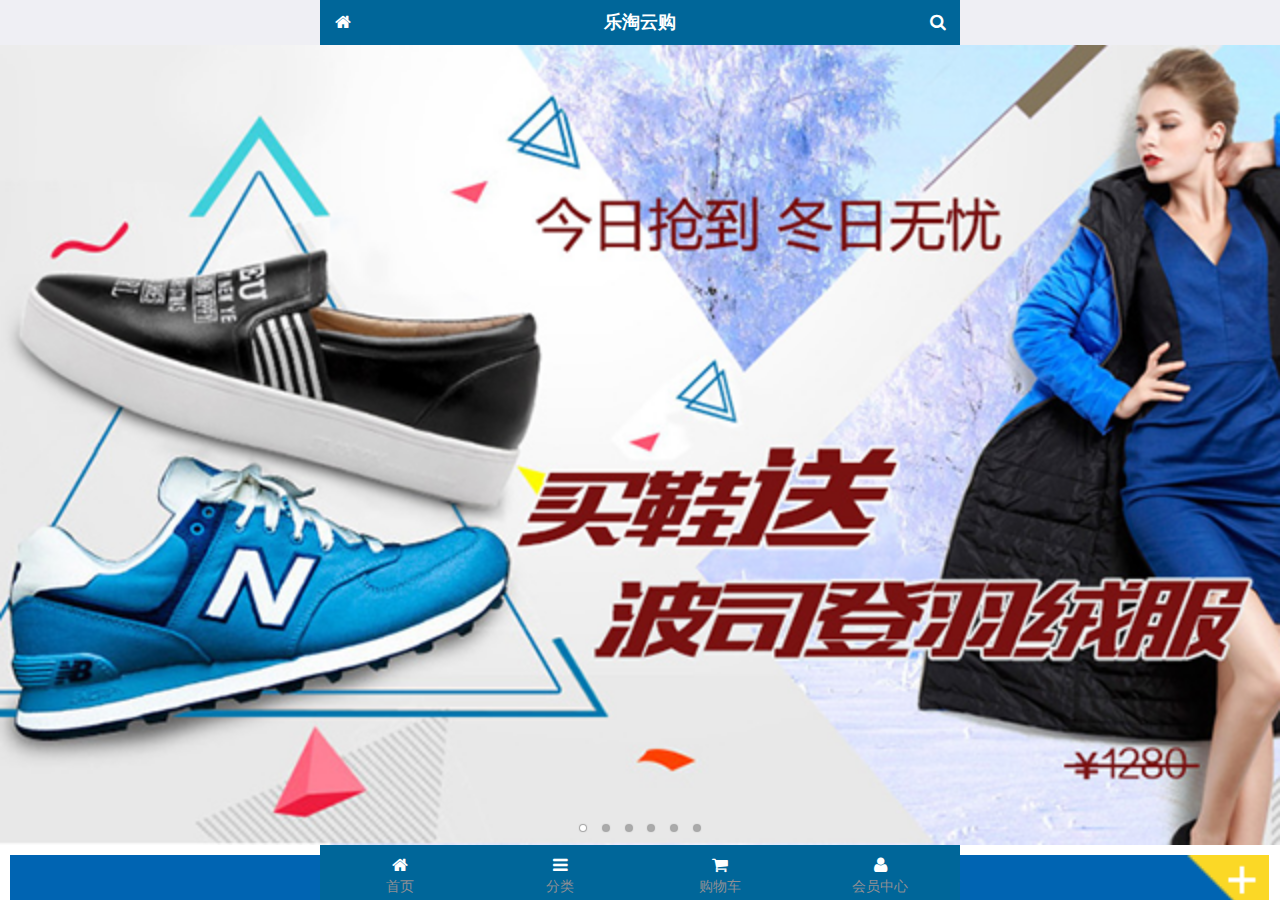
<file: public/front/index.html>
<!DOCTYPE html>
<html lang="en">
<head>
    <meta charset="UTF-8">
    <meta name="viewport"
          content="width=device-width, user-scalable=no, initial-scale=1.0, maximum-scale=1.0, minimum-scale=1.0">
    <title>乐淘网</title>
    <link rel="icon" href="favicon.ico">
    <link rel="stylesheet" href="lib/mui/css/mui.css">
    <link rel="stylesheet" href="lib/fa/css/font-awesome.css">
    <link rel="stylesheet" href="css/common.css">
    <link rel="stylesheet" href="css/index.css">
</head>
<body>
<div class="container">
    <div class="head">
        <a class="icon-left" href="index.html"><span class="fa fa-home"></span></a>
        <h4>乐淘云购</h4>
        <a class="icon-right" href="search.html"><span class="fa fa-search"></span></a>
    </div>
    <div class="content">
        <div class="mui-scroll-wrapper">
            <div class="mui-scroll">
                <div class="banner">
                    <div class="mui-slider">
                        <div class="mui-slider-group mui-slider-loop">
                            <div class="mui-slider-item mui-slider-item-duplicate"><a href="#"><img src="images/banner6.png" /></a></div>
                            <div class="mui-slider-item"><a href="#"><img src="images/banner1.png" /></a></div>
                            <div class="mui-slider-item"><a href="#"><img src="images/banner2.png" /></a></div>
                            <div class="mui-slider-item"><a href="#"><img src="images/banner3.png" /></a></div>
                            <div class="mui-slider-item"><a href="#"><img src="images/banner4.png" /></a></div>
                            <div class="mui-slider-item"><a href="#"><img src="images/banner5.png" /></a></div>
                            <div class="mui-slider-item"><a href="#"><img src="images/banner6.png" /></a></div>
                            <div class="mui-slider-item mui-slider-item-duplicate"><a href="#"><img src="images/banner1.png" /></a></div>
                        </div>
                        <div class="mui-slider-indicator">
                            <div class="mui-indicator mui-active"></div>
                            <div class="mui-indicator"></div>
                            <div class="mui-indicator"></div>
                            <div class="mui-indicator"></div>
                            <div class="mui-indicator"></div>
                            <div class="mui-indicator"></div>
                        </div>
                    </div>
                </div>
                <div class="nav">
                    <ul class="mui-clearfix">
                        <li><a href=""><img src="images/nav1.png" alt=""></a></li>
                        <li><a href=""><img src="images/nav2.png" alt=""></a></li>
                        <li><a href=""><img src="images/nav3.png" alt=""></a></li>
                        <li><a href=""><img src="images/nav4.png" alt=""></a></li>
                        <li><a href=""><img src="images/nav5.png" alt=""></a></li>
                        <li><a href=""><img src="images/nav6.png" alt=""></a></li>
                    </ul>
                </div>
                <div class="cate">
                    <ul class="mui-clearfix">
                        <li>
                            <a href="#">
                                <img src="images/product.jpg" alt="">
                                <p class="mui-ellipsis-2">adidas阿迪达斯 男式 场下休闲篮球鞋S83700场下休闲篮球鞋S83700 </p>
                                <p class="price">
                                    <span>$500</span>
                                    <span>$560</span>
                                </p>
                                <button class="mui-btn-blue">立即购买</button>
                            </a>
                        </li>
                        <li>
                            <a href="#">
                                <img src="images/product.jpg" alt="">
                                <p class="mui-ellipsis-2">adidas阿迪达斯 男式 场下休闲篮球鞋S83700场下休闲篮球鞋S83700 </p>
                                <p class="price">
                                    <span>$500</span>
                                    <span>$560</span>
                                </p>
                                <button class="mui-btn-blue">立即购买</button>
                            </a>
                        </li>
                        <li>
                            <a href="#">
                                <img src="images/product.jpg" alt="">
                                <p class="mui-ellipsis-2">adidas阿迪达斯 男式 场下休闲篮球鞋S83700场下休闲篮球鞋S83700 </p>
                                <p class="price">
                                    <span>$500</span>
                                    <span>$560</span>
                                </p>
                                <button class="mui-btn-blue">立即购买</button>
                            </a>
                        </li>
                        <li>
                            <a href="#">
                                <img src="images/product.jpg" alt="">
                                <p class="mui-ellipsis-2">adidas阿迪达斯 男式 场下休闲篮球鞋S83700场下休闲篮球鞋S83700 </p>
                                <p class="price">
                                    <span>$500</span>
                                    <span>$560</span>
                                </p>
                                <button class="mui-btn-blue">立即购买</button>
                            </a>
                        </li>
                    </ul>
                </div>
            </div>
        </div>
    </div>
    <div class="footer">
        <ul class="mui-clearfix">
            <li class="now">
                <a href="index.html">
                    <span class="fa fa-home"></span>
                    <p>首页</p>
                </a>
            </li>
            <li>
                <a href="category.html">
                    <span class="fa fa-bars"></span>
                    <p>分类</p>
                </a>
            </li>
            <li>
                <a href="#">
                    <span class="fa fa-shopping-cart"></span>
                    <p>购物车</p>
                </a>
            </li>
            <li>
                <a href="#">
                    <span class="fa fa-user"></span>
                    <p>会员中心</p>
                </a>
            </li>
        </ul>
    </div>
</div>
<script src="lib/jQuery/jquery.js"></script>
<script src="lib/mui/js/mui.js"></script>
<script src="js/index.js"></script>
</body>
</html>
</file>
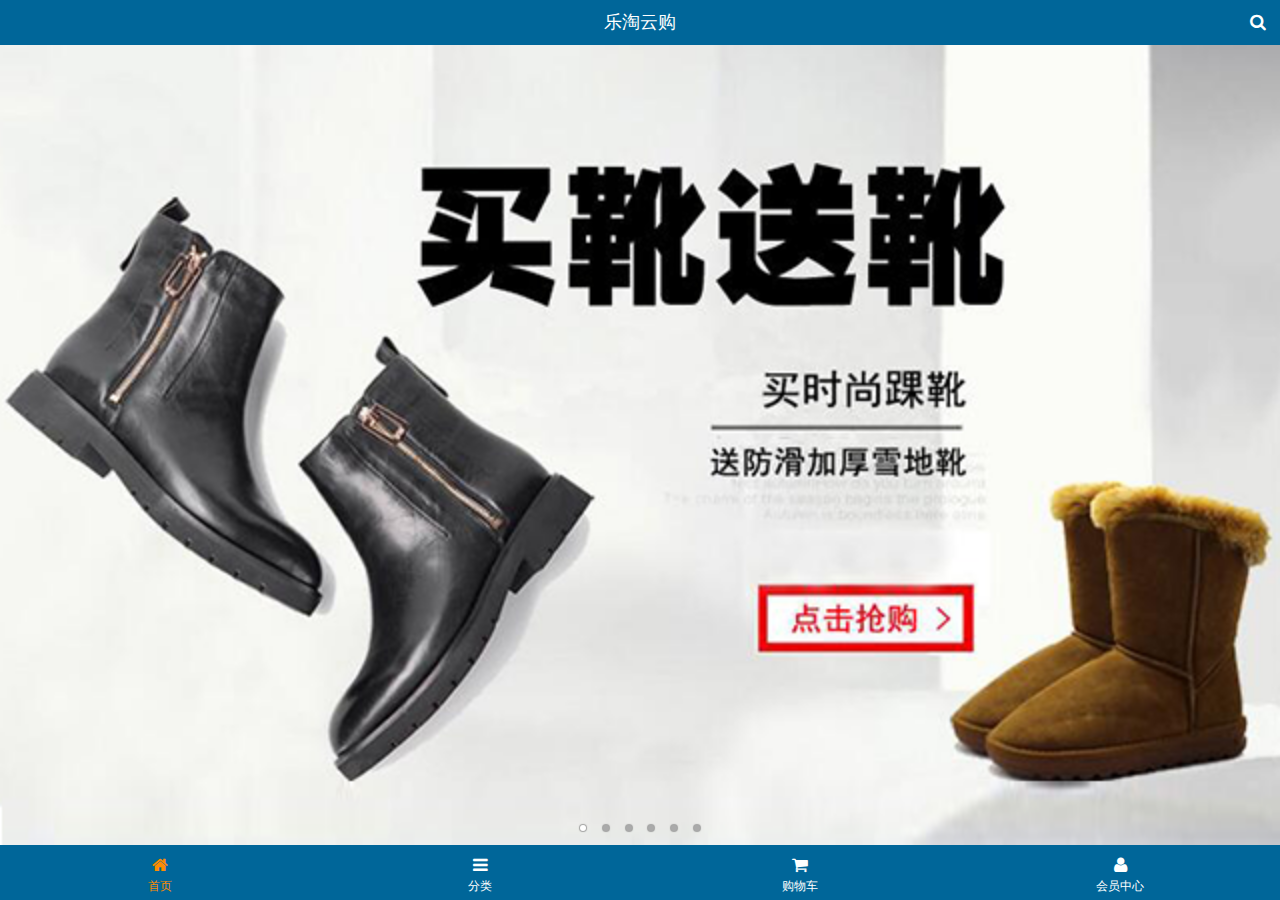
<file: public/mobile/index.html>
<!DOCTYPE html>
<html>
<head lang="en">
    <meta charset="UTF-8">
    <meta name="viewport" content="width=device-width,initial-scale=1.0,user-scalable=0"/>
    <title>乐淘首页</title>
    <link type="image/x-icon" rel="shortcut icon" href="images/favicon.ico">
    <link rel="stylesheet" href="assets/mui/css/mui.css"/>
    <link rel="stylesheet" href="assets/fa/css/font-awesome.min.css"/>
    <link rel="stylesheet" href="css/common.css"/>
    <link rel="stylesheet" href="css/index.css"/>
</head>
<body>
    <div class="lt_container">
        <header class="lt_topBar">
            <h3>乐淘云购</h3>
            <a class="btn_right" href="search.html"><span class="fa fa-search"></span></a>
        </header>
        <div class="lt_content">
            <div class="lt_wrapper">
                <div class="mui-scroll-wrapper">
                    <div class="mui-scroll">
                        <!--轮播图-->
                        <div class="mui-slider">
                            <div class="mui-slider-group mui-slider-loop">
                                <div class="mui-slider-item mui-slider-item-duplicate"><a href="#"><img src="images/banner6.png" /></a></div>
                                <div class="mui-slider-item mui-active"><a href="#"><img src="images/banner1.png" /></a></div>
                                <div class="mui-slider-item"><a href="#"><img src="images/banner2.png" /></a></div>
                                <div class="mui-slider-item"><a href="#"><img src="images/banner3.png" /></a></div>
                                <div class="mui-slider-item"><a href="#"><img src="images/banner4.png" /></a></div>
                                <div class="mui-slider-item"><a href="#"><img src="images/banner5.png" /></a></div>
                                <div class="mui-slider-item"><a href="#"><img src="images/banner6.png" /></a></div>
                                <div class="mui-slider-item mui-slider-item-duplicate"><a href="#"><img src="images/banner1.png" /></a></div>
                            </div>
                            <div class="mui-slider-indicator">
                                <div class="mui-indicator mui-active"></div>
                                <div class="mui-indicator"></div>
                                <div class="mui-indicator"></div>
                                <div class="mui-indicator"></div>
                                <div class="mui-indicator"></div>
                                <div class="mui-indicator"></div>
                            </div>
                        </div>
                        <!--导航栏-->
                        <nav class="lt_nav">
                            <a href="#"><img src="images/nav1.png" alt=""/></a>
                            <a href="#"><img src="images/nav2.png" alt=""/></a>
                            <a href="#"><img src="images/nav3.png" alt=""/></a>
                            <a href="#"><img src="images/nav4.png" alt=""/></a>
                            <a href="#"><img src="images/nav5.png" alt=""/></a>
                            <a href="#"><img src="images/nav6.png" alt=""/></a>
                        </nav>
                        <!--商品区块-->
                        <div class="lt_product">
                            <a class="item" href="#">
                                <img src="images/product.jpg" alt=""/>
                                <span class="mui-ellipsis-2 mui-text-left">adidas阿迪达斯 男式 场下休闲篮球鞋S83700 </span>
                                <p><span>&yen;560.00</span> <span>&yen;560.00</span></p>
                                <button class="mui-btn-blue">立即购买</button>
                            </a>
                            <a class="item" href="#">
                                <img src="images/product.jpg" alt=""/>
                                <span class="mui-ellipsis-2 mui-text-left">adidas阿迪达斯 男式 场下休闲篮球鞋S83700 </span>
                                <p><span>&yen;560.00</span> <span>&yen;560.00</span></p>
                                <button class="mui-btn-blue">立即购买</button>
                            </a>
                            <a class="item" href="#">
                                <img src="images/product.jpg" alt=""/>
                                <span class="mui-ellipsis-2 mui-text-left">adidas阿迪达斯 男式 场下休闲篮球鞋S83700 </span>
                                <p><span>&yen;560.00</span> <span>&yen;560.00</span></p>
                                <button class="mui-btn-blue">立即购买</button>
                            </a>
                            <a class="item" href="#">
                                <img src="images/product.jpg" alt=""/>
                                <span class="mui-ellipsis-2 mui-text-left">adidas阿迪达斯 男式 场下休闲篮球鞋S83700 </span>
                                <p><span>&yen;560.00</span> <span>&yen;560.00</span></p>
                                <button class="mui-btn-blue">立即购买</button>
                            </a>
                        </div>
                    </div>
                </div>
            </div>
        </div>
        <footer class="lt_tabBar">
            <ul>
                <li class="now"><a href="index.html"><span class="fa fa-home"></span><p>首页</p></a></li>
                <li><a href="category.html"><span class="fa fa-bars"></span><p>分类</p></a></li>
                <li><a href="cart.html"><span class="fa fa-shopping-cart"></span><p>购物车</p></a></li>
                <li><a href="user/index.html"><span class="fa fa-user"></span><p>会员中心</p></a></li>
            </ul>
        </footer>
    </div>
<script src="assets/mui/js/mui.js"></script>
<script src="js/common.js"></script>
<script src="js/index.js"></script>
</body>
</html>
</file>
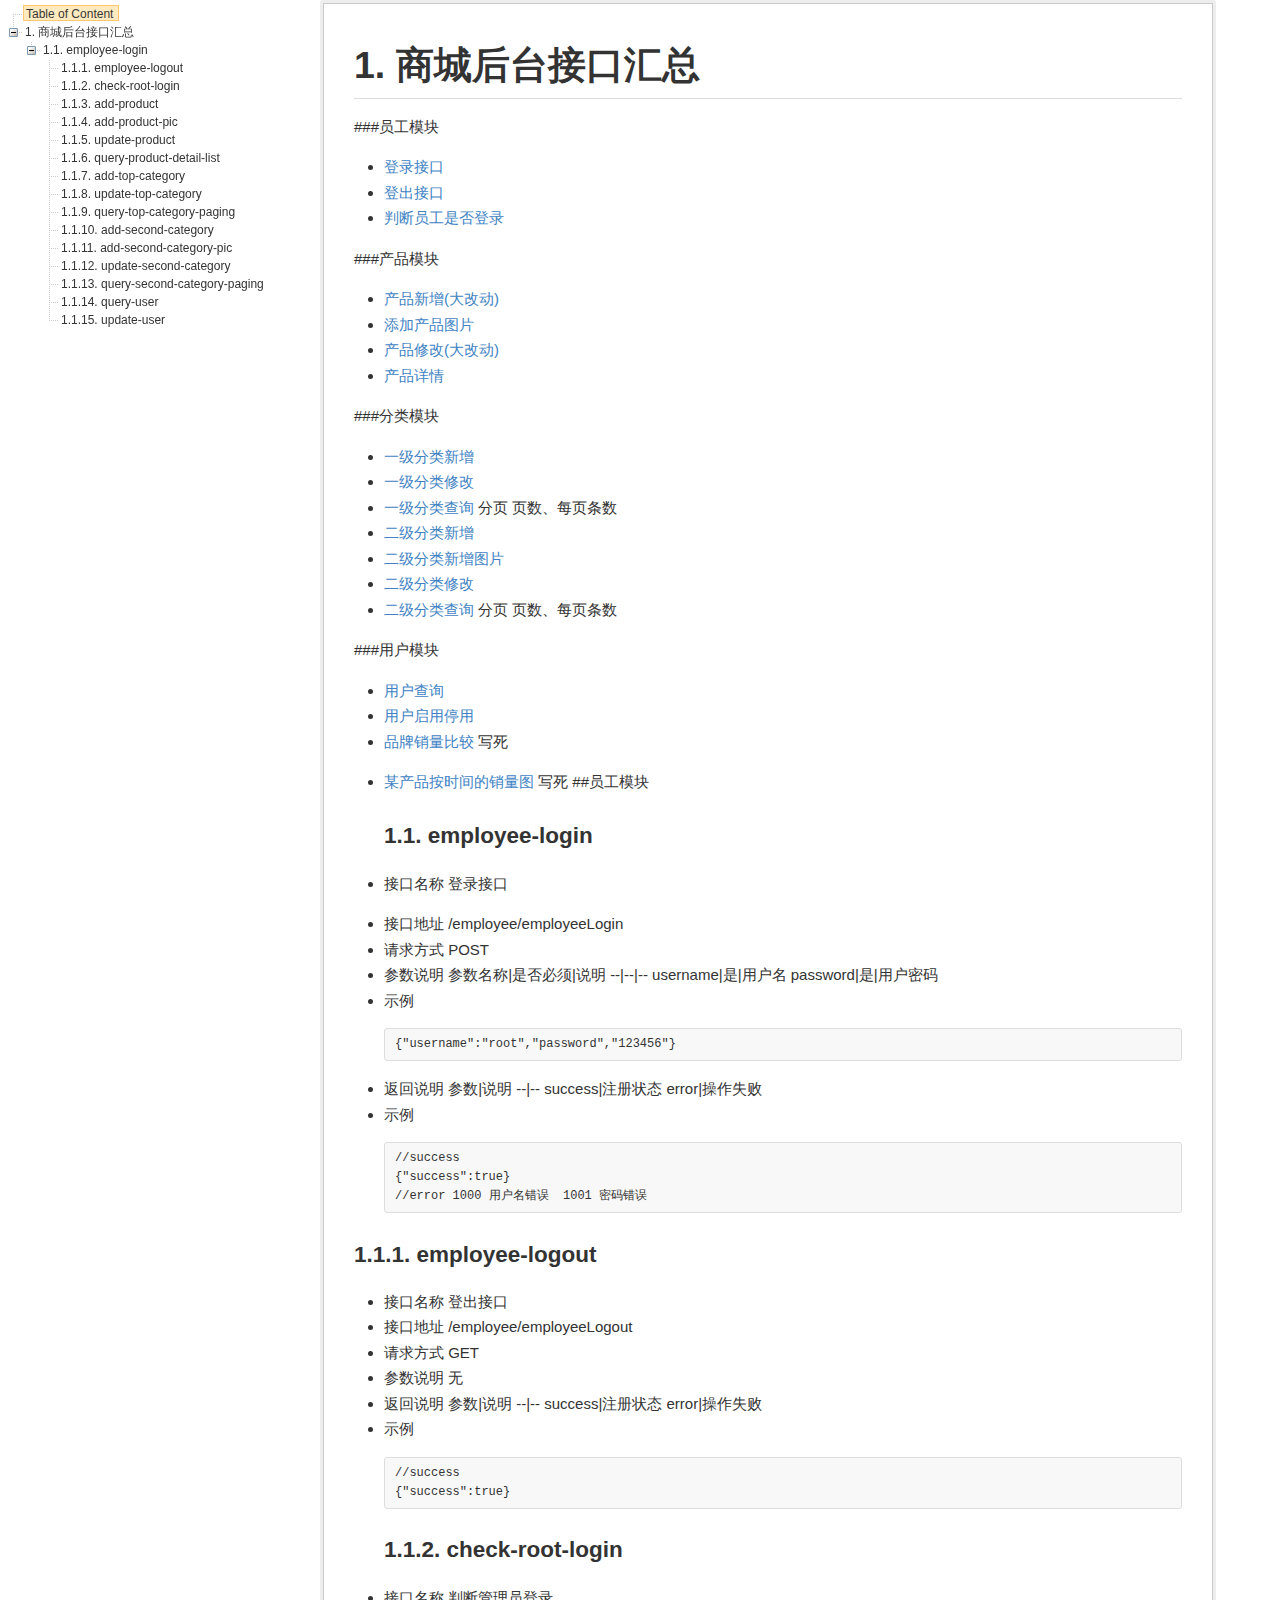
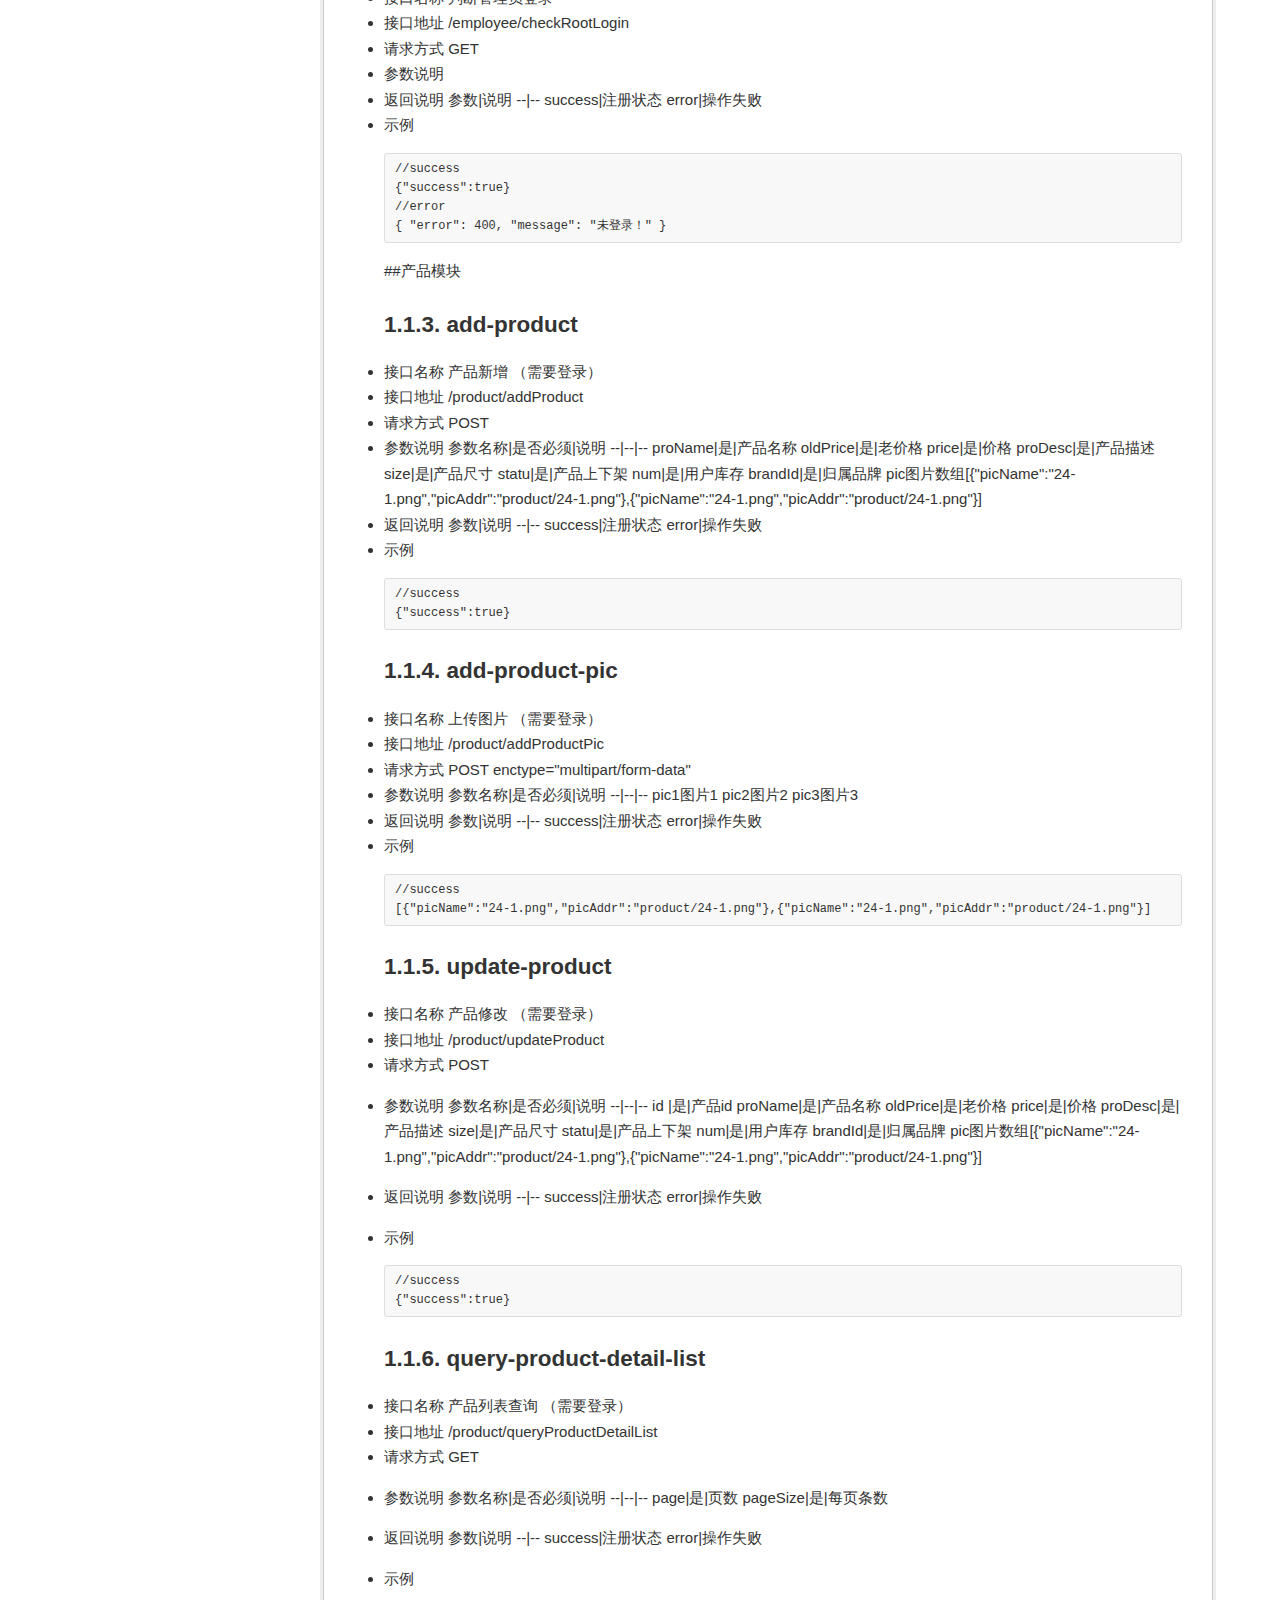
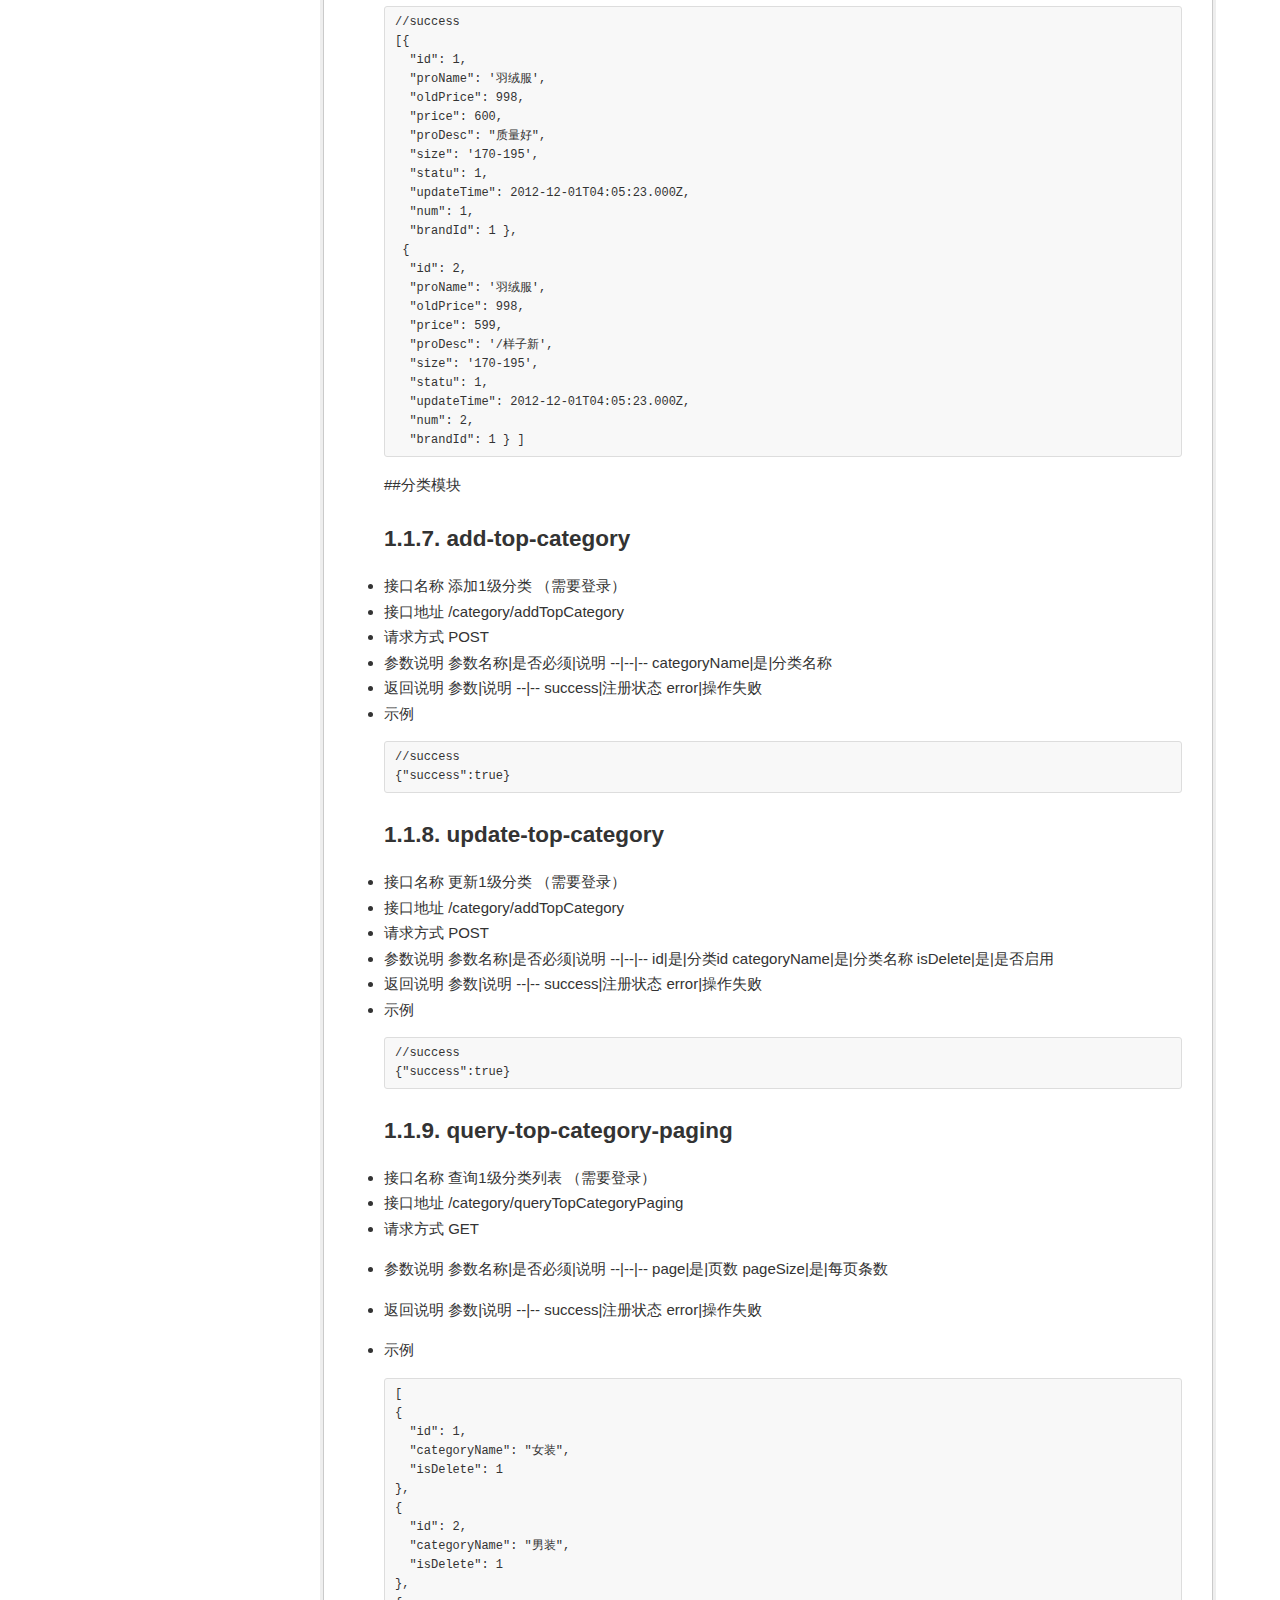
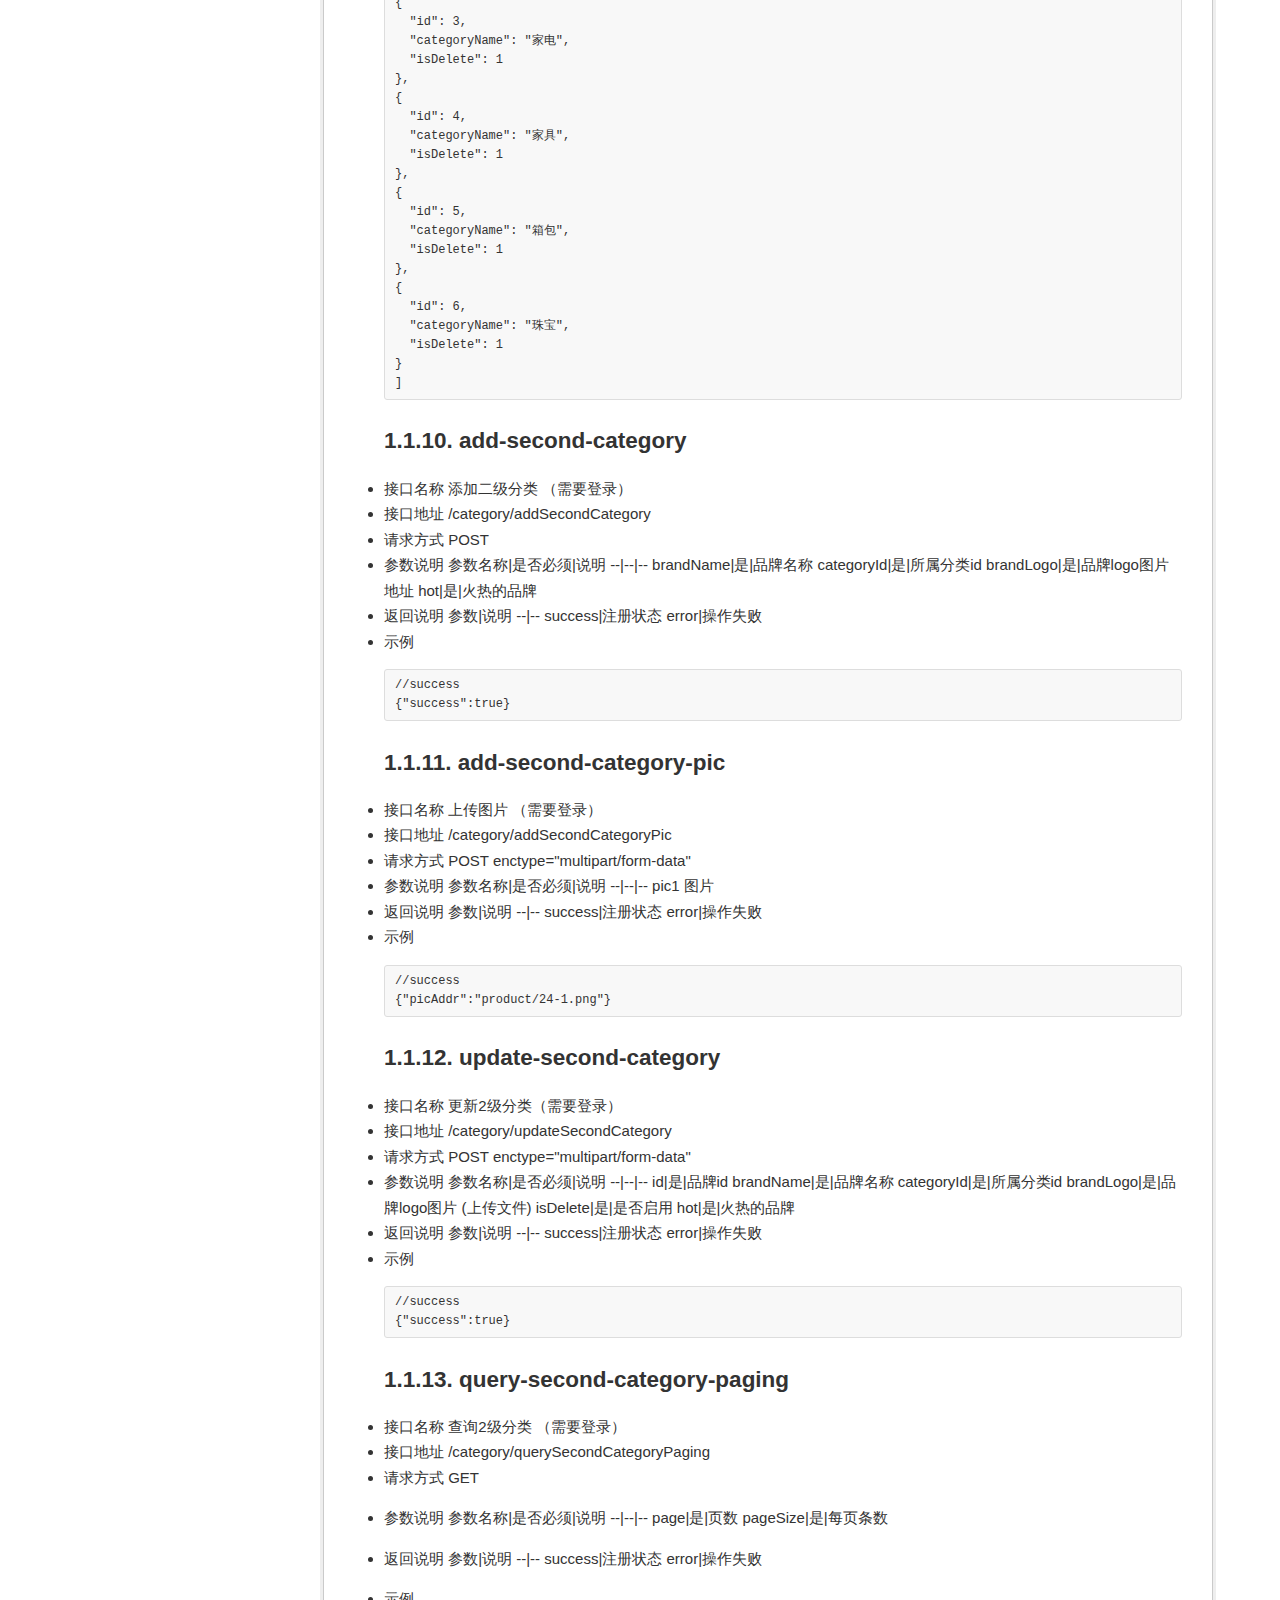
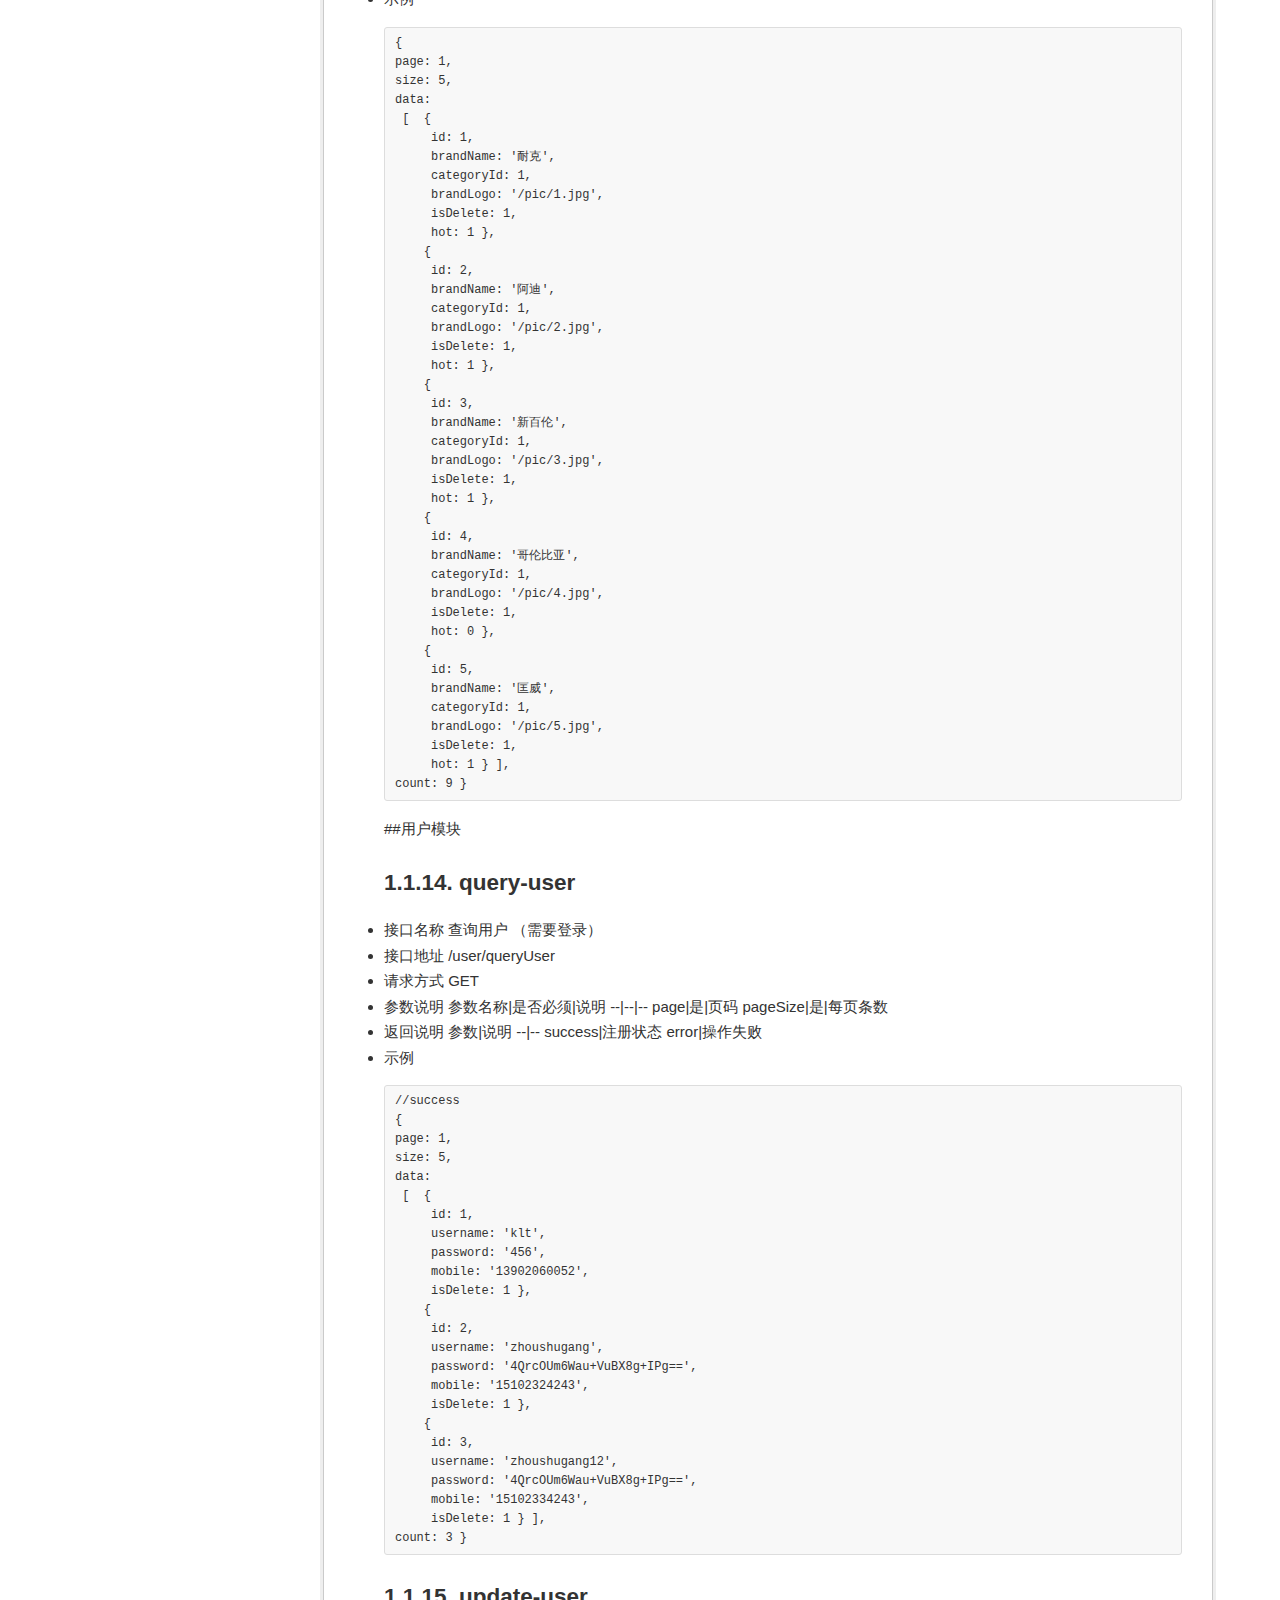
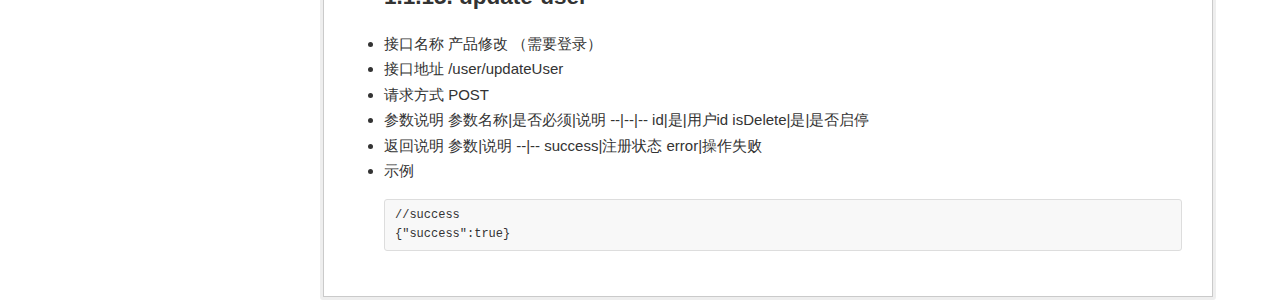
<file: preview/后台接口文档.html>
<html>
  <head>
	  <meta http-equiv="content-type" content="text/html; charset=utf-8" />
    <title>i5ting_ztree_toc:后台接口文档</title>
		<link href="toc/style/github-bf51422f4bb36427d391e4b75a1daa083c2d840e.css" media="all" rel="stylesheet" type="text/css"/>
		<link href="toc/style/github2-d731afd4f624c99a4b19ad69f3083cd6d02b81d5.css" media="all" rel="stylesheet" type="text/css"/>
		<link href="toc/css/zTreeStyle/zTreeStyle.css" media="all" rel="stylesheet" type="text/css"/>
	  <style>
		pre {
		    counter-reset: line-numbering;
		    border: solid 1px #d9d9d9;
		    border-radius: 0;
		    background: #fff;
		    padding: 0;
		    line-height: 23px;
		    margin-bottom: 30px;
		    white-space: pre;
		    overflow-x: auto;
		    word-break: inherit;
		    word-wrap: inherit;
		}

		pre a::before {
		  content: counter(line-numbering);
		  counter-increment: line-numbering;
		  padding-right: 1em; /* space after numbers */
		  width: 25px;
		  text-align: right;
		  opacity: 0.7;
		  display: inline-block;
		  color: #aaa;
		  background: #eee;
		  margin-right: 16px;
		  padding: 2px 10px;
		  font-size: 13px;
		  -webkit-touch-callout: none;
		  -webkit-user-select: none;
		  -khtml-user-select: none;
		  -moz-user-select: none;
		  -ms-user-select: none;
		  user-select: none;
		}

		pre a:first-of-type::before {
		  padding-top: 10px;
		}

		pre a:last-of-type::before {
		  padding-bottom: 10px;
		}

		pre a:only-of-type::before {
		  padding: 10px;
		}

		.highlight { background-color: #ffffcc } /* RIGHT */
		</style>
  </head>
  <body>
	  <div>
				<div style='width:25%;'>
						<ul id="tree" class="ztree" style='width:100%'>

						</ul>
				</div>
        <div id='readme' style='width:70%;margin-left:20%;'>
          	<article class='markdown-body'>
            	<h1 id="-">商城后台接口汇总</h1>
<p>###员工模块</p>
<ul>
<li><a href="#employee-login">登录接口</a></li>
<li><a href="#employee-logout">登出接口</a></li>
<li><a href="#check-root-login">判断员工是否登录</a></li>
</ul>
<p>###产品模块</p>
<ul>
<li><a href="#add-product">产品新增(大改动)</a></li>
<li><a href="#add-product-pic">添加产品图片</a>    </li>
<li><a href="#update-product">产品修改(大改动)</a> </li>
<li><a href="#query-product-detail-list">产品详情</a></li>
</ul>
<p>###分类模块</p>
<ul>
<li><a href="#add-top-category">一级分类新增</a>   </li>
<li><a href="#update-top-category">一级分类修改</a></li>
<li><a href="#query-top-category-paging">一级分类查询</a>   分页  页数、每页条数</li>
<li><a href="#add-second-category">二级分类新增</a>  </li>
<li><a href="#add-second-category-pic">二级分类新增图片</a>  </li>
<li><a href="#update-second-category">二级分类修改</a>  </li>
<li><a href="#query-second-category-paging">二级分类查询</a>   分页  页数、每页条数</li>
</ul>
<p>###用户模块</p>
<ul>
<li><a href="#query-user">用户查询</a>  </li>
<li><a href="#update-user">用户启用停用</a></li>
<li><a href="">品牌销量比较</a>  写死</li>
<li><p><a href="">某产品按时间的销量图</a>    写死
##员工模块</p>
<h3 id="employee-login">employee-login</h3>
</li>
<li><p>接口名称
登录接口</p>
</li>
<li>接口地址
 /employee/employeeLogin</li>
<li>请求方式
  POST</li>
<li>参数说明
参数名称|是否必须|说明
--|--|--
username|是|用户名
password|是|用户密码</li>
<li>示例<pre><code class="lang-javascript">{&quot;username&quot;:&quot;root&quot;,&quot;password&quot;,&quot;123456&quot;}
</code></pre>
</li>
<li>返回说明
参数|说明
--|--
success|注册状态
error|操作失败</li>
<li>示例<pre><code class="lang-javascript">//success
{&quot;success&quot;:true}
//error 1000 用户名错误  1001 密码错误
</code></pre>
</li>
</ul>
<h3 id="employee-logout">employee-logout</h3>
<ul>
<li>接口名称
登出接口</li>
<li>接口地址
/employee/employeeLogout</li>
<li>请求方式
GET</li>
<li>参数说明
无</li>
<li>返回说明
参数|说明
--|--
success|注册状态
error|操作失败</li>
<li>示例<pre><code class="lang-javascript">//success
{&quot;success&quot;:true}
</code></pre>
<h3 id="check-root-login">check-root-login</h3>
</li>
<li>接口名称
判断管理员登录</li>
<li>接口地址
 /employee/checkRootLogin</li>
<li>请求方式
  GET</li>
<li>参数说明</li>
<li>返回说明
参数|说明
--|--
success|注册状态
error|操作失败</li>
<li>示例<pre><code class="lang-javascript">//success
{&quot;success&quot;:true}
//error 
{ &quot;error&quot;: 400, &quot;message&quot;: &quot;未登录！&quot; }
</code></pre>
##产品模块    <h3 id="add-product">add-product</h3>
</li>
<li>接口名称
产品新增 （需要登录）</li>
<li>接口地址
/product/addProduct</li>
<li>请求方式
POST  </li>
<li>参数说明
参数名称|是否必须|说明
--|--|--
proName|是|产品名称
oldPrice|是|老价格
price|是|价格
proDesc|是|产品描述
size|是|产品尺寸
statu|是|产品上下架
num|是|用户库存
brandId|是|归属品牌
pic图片数组[{&quot;picName&quot;:&quot;24-1.png&quot;,&quot;picAddr&quot;:&quot;product/24-1.png&quot;},{&quot;picName&quot;:&quot;24-1.png&quot;,&quot;picAddr&quot;:&quot;product/24-1.png&quot;}]</li>
<li>返回说明
参数|说明
--|--
success|注册状态
error|操作失败</li>
<li>示例<pre><code class="lang-javascript">//success
{&quot;success&quot;:true}
</code></pre>
<h3 id="add-product-pic">add-product-pic</h3>
</li>
<li>接口名称
上传图片 （需要登录）</li>
<li>接口地址
/product/addProductPic</li>
<li>请求方式
POST  enctype=&quot;multipart/form-data&quot;</li>
<li>参数说明
参数名称|是否必须|说明
--|--|--
pic1图片1
pic2图片2
pic3图片3</li>
<li>返回说明
参数|说明
--|--
success|注册状态
error|操作失败</li>
<li>示例<pre><code class="lang-javascript">//success
[{&quot;picName&quot;:&quot;24-1.png&quot;,&quot;picAddr&quot;:&quot;product/24-1.png&quot;},{&quot;picName&quot;:&quot;24-1.png&quot;,&quot;picAddr&quot;:&quot;product/24-1.png&quot;}]
</code></pre>
<h3 id="update-product">update-product</h3>
</li>
<li>接口名称
产品修改 （需要登录）</li>
<li>接口地址
/product/updateProduct</li>
<li>请求方式
POST  </li>
<li><p>参数说明
参数名称|是否必须|说明
--|--|--
id |是|产品id
proName|是|产品名称
oldPrice|是|老价格
price|是|价格
proDesc|是|产品描述
size|是|产品尺寸
statu|是|产品上下架
num|是|用户库存
brandId|是|归属品牌
pic图片数组[{&quot;picName&quot;:&quot;24-1.png&quot;,&quot;picAddr&quot;:&quot;product/24-1.png&quot;},{&quot;picName&quot;:&quot;24-1.png&quot;,&quot;picAddr&quot;:&quot;product/24-1.png&quot;}]</p>
</li>
<li><p>返回说明
参数|说明
--|--
success|注册状态
error|操作失败</p>
</li>
<li>示例<pre><code class="lang-javascript">//success
{&quot;success&quot;:true}
</code></pre>
<h3 id="query-product-detail-list">query-product-detail-list</h3>
</li>
<li>接口名称
产品列表查询 （需要登录）</li>
<li>接口地址
/product/queryProductDetailList</li>
<li>请求方式
GET</li>
<li><p>参数说明
参数名称|是否必须|说明
--|--|--
page|是|页数
pageSize|是|每页条数</p>
</li>
<li><p>返回说明
参数|说明
--|--
success|注册状态
error|操作失败</p>
</li>
<li>示例<pre><code class="lang-javascript">//success
[{
  &quot;id&quot;: 1,
  &quot;proName&quot;: &#39;羽绒服&#39;,
  &quot;oldPrice&quot;: 998,
  &quot;price&quot;: 600,
  &quot;proDesc&quot;: &quot;质量好&quot;,
  &quot;size&quot;: &#39;170-195&#39;,
  &quot;statu&quot;: 1,
  &quot;updateTime&quot;: 2012-12-01T04:05:23.000Z,
  &quot;num&quot;: 1,
  &quot;brandId&quot;: 1 },
 {
  &quot;id&quot;: 2,
  &quot;proName&quot;: &#39;羽绒服&#39;,
  &quot;oldPrice&quot;: 998,
  &quot;price&quot;: 599,
  &quot;proDesc&quot;: &#39;/样子新&#39;,
  &quot;size&quot;: &#39;170-195&#39;,
  &quot;statu&quot;: 1,
  &quot;updateTime&quot;: 2012-12-01T04:05:23.000Z,
  &quot;num&quot;: 2,
  &quot;brandId&quot;: 1 } ]
</code></pre>
##分类模块<h3 id="add-top-category">add-top-category</h3>
</li>
<li>接口名称
添加1级分类 （需要登录）</li>
<li>接口地址
/category/addTopCategory</li>
<li>请求方式
POST</li>
<li>参数说明
参数名称|是否必须|说明
--|--|--
categoryName|是|分类名称</li>
<li>返回说明
参数|说明
--|--
success|注册状态
error|操作失败</li>
<li>示例<pre><code class="lang-javascript">//success
{&quot;success&quot;:true}
</code></pre>
<h3 id="update-top-category">update-top-category</h3>
</li>
<li>接口名称
更新1级分类 （需要登录）</li>
<li>接口地址
/category/addTopCategory</li>
<li>请求方式
POST</li>
<li>参数说明
参数名称|是否必须|说明
--|--|--
id|是|分类id
categoryName|是|分类名称
isDelete|是|是否启用</li>
<li>返回说明
参数|说明
--|--
success|注册状态
error|操作失败</li>
<li>示例<pre><code class="lang-javascript">//success
{&quot;success&quot;:true}
</code></pre>
<h3 id="query-top-category-paging">query-top-category-paging</h3>
</li>
<li>接口名称
查询1级分类列表 （需要登录）</li>
<li>接口地址
/category/queryTopCategoryPaging</li>
<li>请求方式
GET</li>
<li><p>参数说明
参数名称|是否必须|说明
--|--|--
page|是|页数
pageSize|是|每页条数</p>
</li>
<li><p>返回说明
参数|说明
--|--
success|注册状态
error|操作失败</p>
</li>
<li>示例<pre><code class="lang-javascript">[
{
  &quot;id&quot;: 1,
  &quot;categoryName&quot;: &quot;女装&quot;,
  &quot;isDelete&quot;: 1
},
{
  &quot;id&quot;: 2,
  &quot;categoryName&quot;: &quot;男装&quot;,
  &quot;isDelete&quot;: 1
},
{
  &quot;id&quot;: 3,
  &quot;categoryName&quot;: &quot;家电&quot;,
  &quot;isDelete&quot;: 1
},
{
  &quot;id&quot;: 4,
  &quot;categoryName&quot;: &quot;家具&quot;,
  &quot;isDelete&quot;: 1
},
{
  &quot;id&quot;: 5,
  &quot;categoryName&quot;: &quot;箱包&quot;,
  &quot;isDelete&quot;: 1
},
{
  &quot;id&quot;: 6,
  &quot;categoryName&quot;: &quot;珠宝&quot;,
  &quot;isDelete&quot;: 1
}
]
</code></pre>
<h3 id="add-second-category">add-second-category</h3>
</li>
<li>接口名称
添加二级分类 （需要登录）</li>
<li>接口地址
/category/addSecondCategory</li>
<li>请求方式
POST </li>
<li>参数说明
参数名称|是否必须|说明
--|--|--
brandName|是|品牌名称
categoryId|是|所属分类id
brandLogo|是|品牌logo图片地址
hot|是|火热的品牌</li>
<li>返回说明
参数|说明
--|--
success|注册状态
error|操作失败</li>
<li>示例<pre><code class="lang-javascript">//success
{&quot;success&quot;:true}
</code></pre>
<h3 id="add-second-category-pic">add-second-category-pic</h3>
</li>
<li>接口名称
上传图片 （需要登录）</li>
<li>接口地址
/category/addSecondCategoryPic</li>
<li>请求方式
POST  enctype=&quot;multipart/form-data&quot;</li>
<li>参数说明
参数名称|是否必须|说明
--|--|--
pic1 图片</li>
<li>返回说明
参数|说明
--|--
success|注册状态
error|操作失败</li>
<li>示例<pre><code class="lang-javascript">//success
{&quot;picAddr&quot;:&quot;product/24-1.png&quot;}
</code></pre>
<h3 id="update-second-category">update-second-category</h3>
</li>
<li>接口名称
更新2级分类（需要登录）</li>
<li>接口地址
/category/updateSecondCategory</li>
<li>请求方式
POST  enctype=&quot;multipart/form-data&quot;</li>
<li>参数说明
参数名称|是否必须|说明
--|--|--
id|是|品牌id
brandName|是|品牌名称
categoryId|是|所属分类id
brandLogo|是|品牌logo图片 (上传文件)
isDelete|是|是否启用
hot|是|火热的品牌</li>
<li>返回说明
参数|说明
--|--
success|注册状态
error|操作失败</li>
<li>示例<pre><code class="lang-javascript">//success
{&quot;success&quot;:true}
</code></pre>
<h3 id="query-second-category-paging">query-second-category-paging</h3>
</li>
<li>接口名称
查询2级分类 （需要登录）</li>
<li>接口地址
/category/querySecondCategoryPaging</li>
<li>请求方式
GET</li>
<li><p>参数说明
参数名称|是否必须|说明
--|--|--
page|是|页数
pageSize|是|每页条数</p>
</li>
<li><p>返回说明
参数|说明
--|--
success|注册状态
error|操作失败</p>
</li>
<li>示例<pre><code class="lang-javascript">{
page: 1,
size: 5,
data: 
 [  {
     id: 1,
     brandName: &#39;耐克&#39;,
     categoryId: 1,
     brandLogo: &#39;/pic/1.jpg&#39;,
     isDelete: 1,
     hot: 1 },
    {
     id: 2,
     brandName: &#39;阿迪&#39;,
     categoryId: 1,
     brandLogo: &#39;/pic/2.jpg&#39;,
     isDelete: 1,
     hot: 1 },
    {
     id: 3,
     brandName: &#39;新百伦&#39;,
     categoryId: 1,
     brandLogo: &#39;/pic/3.jpg&#39;,
     isDelete: 1,
     hot: 1 },
    {
     id: 4,
     brandName: &#39;哥伦比亚&#39;,
     categoryId: 1,
     brandLogo: &#39;/pic/4.jpg&#39;,
     isDelete: 1,
     hot: 0 },
    {
     id: 5,
     brandName: &#39;匡威&#39;,
     categoryId: 1,
     brandLogo: &#39;/pic/5.jpg&#39;,
     isDelete: 1,
     hot: 1 } ],
count: 9 }
</code></pre>
##用户模块<h3 id="query-user">query-user</h3>
</li>
<li>接口名称
查询用户 （需要登录）</li>
<li>接口地址
/user/queryUser</li>
<li>请求方式
GET</li>
<li>参数说明
参数名称|是否必须|说明
--|--|--
page|是|页码
pageSize|是|每页条数</li>
<li>返回说明
参数|说明
--|--
success|注册状态
error|操作失败</li>
<li>示例<pre><code class="lang-javascript">//success
{
page: 1,
size: 5,
data: 
 [  {
     id: 1,
     username: &#39;klt&#39;,
     password: &#39;456&#39;,
     mobile: &#39;13902060052&#39;,
     isDelete: 1 },
    {
     id: 2,
     username: &#39;zhoushugang&#39;,
     password: &#39;4QrcOUm6Wau+VuBX8g+IPg==&#39;,
     mobile: &#39;15102324243&#39;,
     isDelete: 1 },
    {
     id: 3,
     username: &#39;zhoushugang12&#39;,
     password: &#39;4QrcOUm6Wau+VuBX8g+IPg==&#39;,
     mobile: &#39;15102334243&#39;,
     isDelete: 1 } ],
count: 3 }
</code></pre>
<h3 id="update-user">update-user</h3>
</li>
<li>接口名称
产品修改 （需要登录）</li>
<li>接口地址
/user/updateUser</li>
<li>请求方式
POST</li>
<li>参数说明
参数名称|是否必须|说明
--|--|--
id|是|用户id
isDelete|是|是否启停</li>
<li>返回说明
参数|说明
--|--
success|注册状态
error|操作失败</li>
<li>示例<pre><code class="lang-javascript">//success
{&quot;success&quot;:true}
</code></pre>
</li>
</ul>

          	</article>
        </div>
		</div>
  </body>
</html>
<script type="text/javascript" src="toc/js/jquery-1.4.4.min.js"></script>
<script type="text/javascript" src="toc/js/jquery.ztree.all-3.5.min.js"></script>
<script type="text/javascript" src="toc/js/ztree_toc.js"></script>
<script type="text/javascript" src="toc_conf.js"></script>

<SCRIPT type="text/javascript" >
<!--
$(document).ready(function(){
    var css_conf = eval(markdown_panel_style);
    $('#readme').css(css_conf)
    
    var conf = eval(jquery_ztree_toc_opts);
		$('#tree').ztree_toc(conf);
});
//-->
</SCRIPT>
</file>
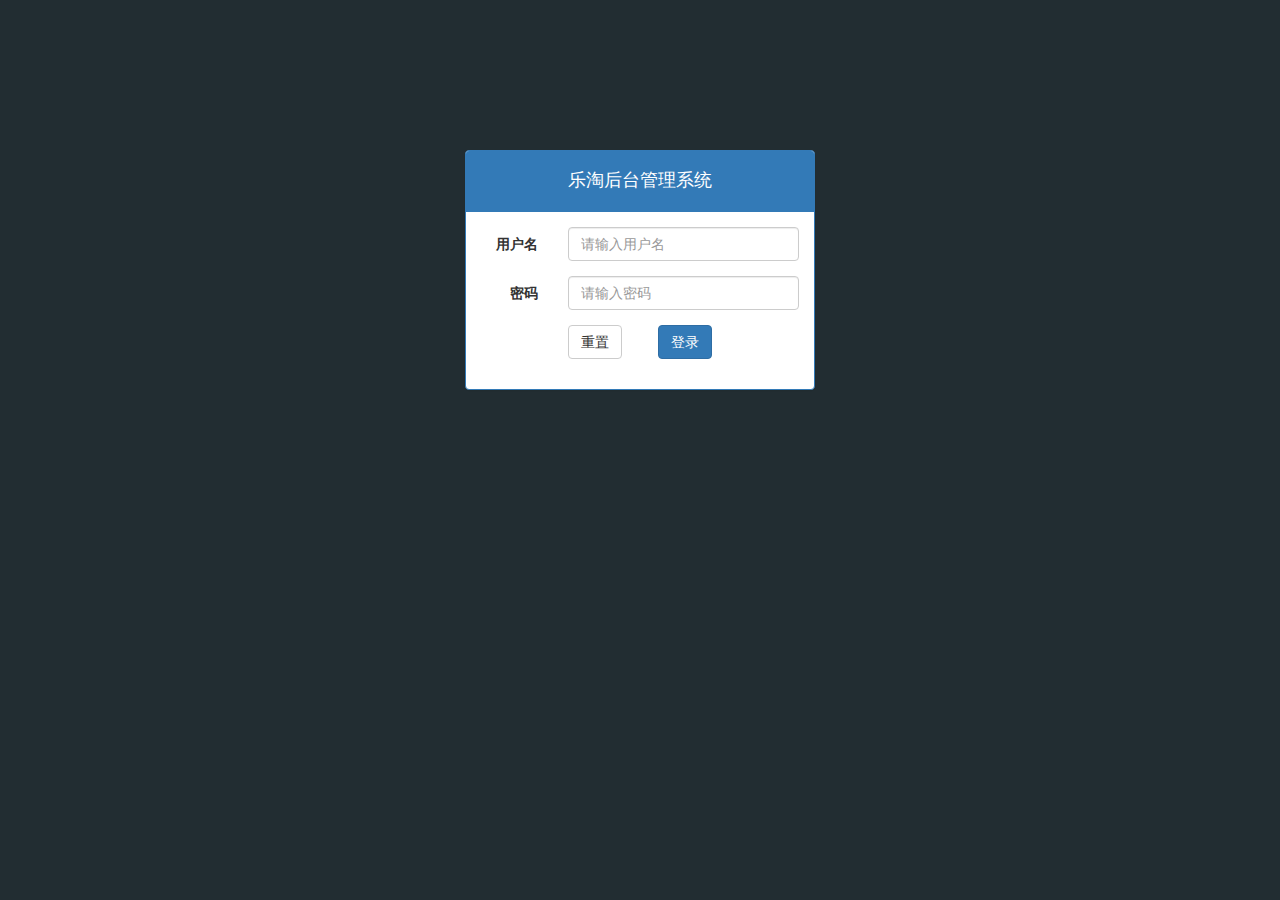
<file: public/back/login.html>
<!DOCTYPE html>
<html lang="en">
<head>
    <meta charset="UTF-8">
    <title>乐淘管理系统-登陆</title>
    <link rel="stylesheet" href="lib/bootstrap/css/bootstrap.css">
    <link rel="stylesheet" href="lib/bootstrap-validator/css/bootstrapValidator.css">
    <link rel="stylesheet" href="lib/nprogress/nprogress.css">
    <link rel="stylesheet" href="css/common.css">
</head>
<body style="background-color: #222d32">
<div class="container">
    <div class="col-md-4 col-md-offset-4 mt150">
        <div class="panel panel-primary">
            <div class="panel-heading">
                <h3>乐淘后台管理系统</h3>
            </div>
            <div class="panel-body">
                <form class="form-horizontal" id="form">
                    <div class="form-group">
                        <label for="username" class="col-sm-3 control-label">用户名</label>
                        <div class="col-sm-9">
                            <input type="text" class="form-control" id="username" name="username" placeholder="请输入用户名">
                        </div>
                    </div>
                    <div class="form-group">
                        <label for="password" class="col-sm-3 control-label">密码</label>
                        <div class="col-sm-9">
                            <input type="password" class="form-control" id="password" name="password" placeholder="请输入密码">
                        </div>
                    </div>
                    <div class="form-group">
                        <div class="col-sm-6 col-sm-offset-3">
                            <button type="reset" class="btn btn-default pull-left">重置</button>
                            <button type="submit" class="btn btn-primary pull-right">登录</button>
                        </div>
                    </div>
                </form>
            </div>
        </div>
    </div>
</div>

<script src="lib/jQuery/jquery.js"></script>
<script src="lib/bootstrap/js/bootstrap.js"></script>
<script src="lib/bootstrap-validator/js/bootstrapValidator.js"></script>
<script src="lib/nprogress/nprogress.js"></script>
<script src="js/common.js"></script>
<script src="js/login.js"></script>
</body>
</html>
</file>
<file: public/front/css/common.css>
html,
body {
  height: 100%;
}
* {
  margin: 0;
  padding: 0;
  list-style: none;
}
img {
  width: 100%;
  display: block;
}
.container {
  max-width: 640px;
  min-width: 320px;
  width: 100%;
  margin: 0 auto;
}
.container .head {
  width: 100%;
  height: 45px;
  position: fixed;
  top: 0;
  max-width: 640px;
  z-index: 999;
  background-color: #069;
}
.container .head .icon-left,
.container .head .icon-right {
  width: 45px;
  height: 45px;
  line-height: 45px;
  color: #ffffff;
  position: absolute;
  top: 0;
}
.container .head .icon-left {
  left: 0;
  text-align: center;
}
.container .head .icon-right {
  right: 0;
  text-align: center;
}
.container .head h4 {
  text-align: center;
  height: 45px;
  line-height: 45px;
  margin: 0 45px;
  color: #ffffff;
}
.footer {
  width: 100%;
  height: 55px;
  background-color: #069;
  max-width: 640px;
  position: fixed;
  bottom: 0;
  z-index: 999;
}
.footer li {
  width: 25%;
  float: left;
  text-align: center;
  padding-top: 10px;
}
.footer li p {
  text-align: center;
}
.footer a {
  color: #ffffff;
}
.lt_search {
  margin-top: 45px;
  padding: 10px;
  position: relative;
}
.lt_search input {
  width: 100%;
  height: 34px;
  border: 1px solid #007aff;
  font-size: 12px;
  border-radius: 5px;
  margin: 0;
}
.lt_search button {
  position: absolute;
  right: 10px;
  top: 10px;
  border-radius: 0 5px 5px 0;
}
</file>
<file: public/front/css/index.css>
.banner {
  width: 100%;
  margin-top: 45px;
}
.nav {
  width: 100%;
  padding: 10px;
  background-color: #fff;
}
.nav li {
  width: 33.3%;
  float: left;
}
.cate {
  width: 100%;
  padding: 10px;
  background-color: #fff;
  margin-bottom: 50px;
}
.cate li {
  width: 48%;
  border: 1px solid #cccccc;
  float: left;
  padding: 10px;
  text-align: center;
}
.cate li:nth-child(odd) {
  margin-right: 4%;
}
.cate li .price span:nth-child(1) {
  color: red;
}
.cate li .price span:nth-child(2) {
  text-decoration: line-through;
}
</file>
<file: public/mobile/css/index.css>
/*������*/
.lt_nav{
    margin-top: 10px;
    padding: 0 10px;
}
.lt_nav a{
    float: left;
    width: 33.3333%;
}
.lt_nav a img{
    width: 100%;
    display: block;
}
</file>
<file: preview/toc/style/github-bf51422f4bb36427d391e4b75a1daa083c2d840e.css>
@charset "UTF-8";.container{width:980px;margin-left:auto;margin-right:auto;-moz-box-sizing:border-box;box-sizing:border-box}.container:before,.container:after{content:" ";display:table}.container:after{clear:both}.wider .container{width:960px}#site-container>.container:first-child{margin-top:20px}.column-main,.column-sec{float:left}.column-main+.column-sec,.column-sec+.column-main{margin-left:20px}.column-main{width:740px}.column-sec{width:220px}.columns:before,.columns:after{content:" ";display:table}.columns:after{clear:both}.columns.typical .main{float:left;width:620px}.columns.typical .sidebar{float:right;width:330px}.columns.typical.compact-sidebar .main{width:650px}.columns.typical.compact-sidebar .sidebar{width:230px}.columns.dashcols .main{float:left;width:620px}.columns.dashcols .sidebar{float:right;width:337px}.columns.equacols .column{width:470px;float:left}.columns.equacols .secondary{float:right}.columns.equacols.bordered{border-top:1px solid #ddd;border-bottom:1px solid #ddd;background:url("/images/modules/global/column_separator.gif?3736594c") 50% 0 repeat-y}.contactcols .first{float:left;width:620px}.contactcols .last{float:right;width:320px}.columns.hooks .sidebar{float:left;width:210px}.columns.hooks .main{float:right;width:470px}.columns.browser{position:relative}.columns.browser .sidebar{float:left;width:220px;padding:0}.columns.browser .sidebar .button{text-align:center;display:block}.columns.browser .sidebar h3:first-child{margin-top:0}.columns.browser .main{margin-left:240px;padding:0;float:none}.columns.browser.right-sidebar .main{margin-left:0;margin-right:240px}.columns.browser.right-sidebar .sidebar{float:right}.columns.content-left .main{float:left;width:730px}.columns.content-left .sidebar{float:right;width:240px}.columns.fourcols .column{float:left;margin-left:20px;width:215px}.columns.fourcols .column.leftmost{margin-left:0}.wider .columns.content-left .main{float:left;width:670px}.wider .columns.content-left .sidebar{float:right;width:248px}.wider .feature-content{padding:0 5px}.wider .columns.equacols .first{float:left;width:460px}.wider .columns.equacols .last{float:right;width:460px}.wider .columns.threecols .column{float:left;width:300px;margin-left:24px}.wider .columns.threecols .column.first{margin-left:0}.content-sec,.content-main{position:relative;float:left}.content-sec{width:200px}.content-main{width:720px;margin-left:60px}/*! normalize.css v2.1.2 | MIT License | git.io/normalize */article,aside,details,figcaption,figure,footer,header,hgroup,main,nav,section,summary{display:block}audio,canvas,video{display:inline-block}audio:not([controls]){display:none;height:0}[hidden]{display:none}html{font-family:sans-serif;-ms-text-size-adjust:100%;-webkit-text-size-adjust:100%}body{margin:0}a:focus{outline:thin dotted}a:active,a:hover{outline:0}h1{font-size:2em;margin:0.67em 0}abbr[title]{border-bottom:1px dotted}b,strong{font-weight:bold}dfn{font-style:italic}hr{-moz-box-sizing:content-box;box-sizing:content-box;height:0}mark{background:#ff0;color:#000}code,kbd,pre,samp{font-family:monospace, serif;font-size:1em}q{quotes:"\201C" "\201D" "\2018" "\2019"}small{font-size:80%}sub,sup{font-size:75%;line-height:0;position:relative;vertical-align:baseline}sup{top:-0.5em}sub{bottom:-0.25em}img{border:0}svg:not(:root){overflow:hidden}figure{margin:0}fieldset{border:1px solid #c0c0c0;margin:0 2px;padding:0.35em 0.625em 0.75em}legend{border:0;padding:0}button,input,select,textarea{font-family:inherit;font-size:100%;margin:0}button,input{line-height:normal}button,select{text-transform:none}button,html input[type="button"],input[type="reset"],input[type="submit"]{-webkit-appearance:button;cursor:pointer}button[disabled],html input[disabled]{cursor:default}input[type="checkbox"],input[type="radio"]{box-sizing:border-box;padding:0}input[type="search"]{-webkit-appearance:textfield;-moz-box-sizing:content-box;-webkit-box-sizing:content-box;box-sizing:content-box}input[type="search"]::-webkit-search-cancel-button,input[type="search"]::-webkit-search-decoration{-webkit-appearance:none}button::-moz-focus-inner,input::-moz-focus-inner{border:0;padding:0}textarea{overflow:auto;vertical-align:top}table{border-collapse:collapse;border-spacing:0}h1,h2,h3,h4,h5,h6{margin-top:15px;margin-bottom:15px;line-height:1.1}h1{font-size:30px}h2{font-size:21px}h3{font-size:16px}h4{font-size:14px}h5{font-size:12px}h6{font-size:11px}small{font-size:90%}blockquote{margin:0}.lead{margin-bottom:30px;font-size:20px;font-weight:300;color:#555}.text-muted{color:#999}ul,ol{padding:0;margin-top:0;margin-bottom:0}dd{margin-left:0}tt,code,pre{font-family:Consolas, "Liberation Mono", Courier, monospace;font-size:12px}pre{margin-top:0;margin-bottom:0}.user-mention,.team-mention{font-weight:bold;color:#333}a.book{display:inline-block;margin-left:-2px;padding:0 5px 5px 0;background:url("/images/modules/books/background-effect.gif?cb963d14") 0 0 no-repeat}a.book>img{width:100px;height:130px;box-shadow:inset 1px 1px 0 rgba(0,0,0,0.1)}.callout{margin:15px 0;padding:10px;font-size:13px;color:#8d8d6d;background:#fffef1;border:1px solid #e5e2c8;border-radius:4px}.callout strong{font-weight:bold;color:#000}.callout h2{margin:0;font-size:16px;font-weight:300}.callout p:last-child{margin-bottom:0}.callout hr{margin:10px 0 10px -10px;width:100%;padding:0 10px;background:transparent;border-top:1px solid #e5e2c8;border-bottom:1px solid #fff}.callout.subdued{margin:10px 0;color:#666;border-color:#ddd;background:#f8f8f8}p.subdued{font-size:13px;color:#666}.featured-callout{margin:15px 0;padding:10px;font-size:12px;color:#333;background:#e8f0f5;border:1px solid #d2d9de;border-right-color:#e5e9ed;border-bottom-color:#e5e9ed;border-radius:3px}.featured-callout .rule{width:100%;padding:0 10px;margin:10px 0 10px -10px;border-top:1px solid #c6d5df;border-bottom:1px solid #fff}.featured-callout h2{margin:0;font-size:14px;font-weight:bold;line-height:20px;color:#000}.featured-callout ol,.featured-callout ul{margin-left:20px}.featured-callout ol li,.featured-callout ul li{margin:5px 0}.featured-callout p:last-child{margin-bottom:0}.featured-callout p.more{font-weight:bold}.featured-callout pre.console{padding:5px;color:#eee;background:#333;border:1px solid #000;border-right-color:#222;border-bottom-color:#222;border-radius:3px}.featured-callout pre.console code{font-size:11px}.featured-callout .diagram{margin:15px 0;text-align:center}.featured-callout .screenshot{margin:15px 0;padding:1px;background:#fff;border:1px solid #b4cad8}.featured-callout .screenshot img{width:100%}.mini-callout{margin:15px 0;padding:10px;color:#5d5900;border:1px solid #e7e7ce;border-radius:5px;background-color:#fffde3;background-image:-moz-linear-gradient(#fffff6, #fffde3);background-image:-webkit-linear-gradient(#fffff6, #fffde3);background-image:linear-gradient(#fffff6, #fffde3);background-repeat:repeat-x}.mini-callout img{position:relative;top:-2px;vertical-align:middle;margin-right:5px}.inset-callout{margin:15px 0;padding:10px;font-size:12px;color:#333;background:#eee;border:1px solid #d5d5d5;border-right-color:#e5e5e5;border-bottom-color:#e5e5e5;border-radius:3px}.help-callout{font-size:11px}.help-callout p:last-child{margin-bottom:0}.help-callout h2{margin-top:20px}.help-callout h2:first-child{margin:0}.help-callout code{word-wrap:break-word}.featured-callout .mega-octicon{vertical-align:middle}.infotip{margin:15px 0;padding:10px;font-size:12px;color:#6d6d4b;background:#ffffde;border:1px solid #e4e4c6;border-right-color:#eff2c7;border-bottom-color:#eff2c7;border-radius:3px}.infotip p{margin:0}.infotip p+p{margin-top:15px}.dashboard-notice{position:relative;margin:0 0 20px 0;padding:13px;font-size:12px;color:#333;border:1px solid #e7e7ce;border-radius:5px;background-color:#fffde3;background-image:-moz-linear-gradient(#fffff6, #fffde3);background-image:-webkit-linear-gradient(#fffff6, #fffde3);background-image:linear-gradient(#fffff6, #fffde3);background-repeat:repeat-x}.dashboard-notice .dismiss{position:absolute;display:block;top:5px;right:5px;width:16px;height:16px;cursor:pointer;color:#ceceb8}.dashboard-notice .dismiss:hover{color:#c60000}.dashboard-notice .title{margin-left:-13px;margin-bottom:13px;width:100%;padding:0 13px 13px;border-bottom:1px solid #e7e7ce}.dashboard-notice .title p{margin:0;font-size:14px;color:#666}.dashboard-notice h2{margin:0;font-size:16px;font-weight:normal;color:#000}.dashboard-notice p{margin-top:0}.dashboard-notice p:last-child{margin-bottom:0}.dashboard-notice p.no-title{margin-top:0;padding-right:5px}.dashboard-notice .inset-figure{margin:0 0 10px 15px;float:right;clear:right;padding:6px;background:#fff;border:1px solid #e4e4e4;border-right-color:#f4f4f4;border-bottom-color:#fff;border-radius:3px;line-height:0}.dashboard-notice .inset-comment{margin:15px 0;padding:6px;background:#fff;color:#444;border:1px solid #e4e4e4;border-right-color:#f4f4f4;border-bottom-color:#fff;border-radius:3px}.dashboard-notice ul{margin-left:25px}.dashboard-notice .coupon{margin:15px 0;padding:10px;text-align:center;font-weight:bold;font-size:20px;background:#fff;border:1px dashed #d1e5ff}.dashboard-notice.org-newbie .fancytitle .octicon-organization{position:relative;float:left;color:#dddb8e;margin-right:10px}.org-newbie .inset-figure{margin-top:1px;margin-bottom:0}.octotip{position:relative;margin:10px 0;padding:10px 10px 10px 32px;color:#25494f;font-size:13px;background:#e5f8fc;border:1px solid #b1ecf8;border-radius:3px;box-shadow:inset 0 0 8px rgba(0,0,0,0.08)}.octotip p{margin:0}.octotip .tip-flag{float:left;margin-top:2px;margin-left:-22px;color:rgba(37,73,79,0.15)}.octotip .dismiss{position:absolute;display:block;top:50%;right:5px;margin-top:-9px;cursor:pointer}.octotip .dismiss:hover{color:#000}.frame .octotip{margin-top:0}.kbd{display:inline-block;padding:3px 5px;color:#000;font-family:Monaco, "Liberation Mono", Courier, monospace;font-size:11px;background-color:#e7e7e7;background-image:-moz-linear-gradient(#fefefe, #e7e7e7);background-image:-webkit-linear-gradient(#fefefe, #e7e7e7);background-image:linear-gradient(#fefefe, #e7e7e7);background-repeat:repeat-x;border:1px solid #cfcfcf;border-radius:2px}#facebox .badmono,.kbd.badmono{font-family:sans-serif;font-weight:bold}fieldset{margin:0;padding:0;border:0}label,input[type="text"],#adv_code_search .search-page-label,input[type="password"],input[type="email"],input[type="number"],input[type="tel"],input[type="url"],textarea{font-size:13px}label{font-weight:bold}input[type="text"],#adv_code_search .search-page-label,input[type="password"],input[type="email"],input[type="number"],input[type="tel"],input[type="url"],textarea{min-height:34px;padding:7px 8px;outline:none;color:#333;background-color:#fff;background-repeat:no-repeat;background-position:right center;border:1px solid #ccc;border-radius:3px;box-shadow:inset 0 1px 2px rgba(0,0,0,0.075);-moz-box-sizing:border-box;box-sizing:border-box;vertical-align:middle}input[type="text"].focus,#adv_code_search .focus.search-page-label,input[type="text"]:focus,.focused .drag-and-drop,#adv_code_search .search-page-label:focus,input[type="password"].focus,input[type="password"]:focus,input[type="email"].focus,input[type="email"]:focus,input[type="number"].focus,input[type="number"]:focus,input[type="tel"].focus,input[type="tel"]:focus,input[type="url"].focus,input[type="url"]:focus,textarea.focus,textarea:focus{border-color:#51a7e8;box-shadow:inset 0 1px 2px rgba(0,0,0,0.075),0 0 5px rgba(81,167,232,0.5)}::-webkit-input-placeholder,:-moz-placeholder{color:#aaa}::-webkit-validation-bubble-message{color:#fff;background:#9c2400;border:0;border-radius:3px;font-size:12px;-webkit-box-shadow:1px 1px 1px rgba(0,0,0,0.1)}input::-webkit-validation-bubble-icon{display:none}::-webkit-validation-bubble-arrow{background-color:#9c2400;border:solid 1px #9c2400;-webkit-box-shadow:1px 1px 1px rgba(0,0,0,0.1)}input.input-mini{min-height:24px;padding-top:4px;padding-bottom:4px;font-size:12px}.input-block{display:block;width:100%}dl.form{margin:15px 0}dl.form input[type="text"],dl.form #adv_code_search .search-page-label,#adv_code_search dl.form .search-page-label,dl.form input[type="password"],dl.form input[type="email"],dl.form textarea{background-color:#fafafa}dl.form input[type="text"]:focus,dl.form .focused .drag-and-drop,.focused dl.form .drag-and-drop,dl.form #adv_code_search .search-page-label:focus,#adv_code_search dl.form .search-page-label:focus,dl.form input[type="password"]:focus,dl.form input[type="email"]:focus,dl.form textarea:focus{background-color:#fff}dl.form>dt{margin:0 0 6px 0}dl.form>dt label{position:relative}dl.form.flattened>dt{float:left;line-height:32px;margin:0}dl.form.flattened>dd{line-height:32px}dl.form>dd input[type="text"],dl.form>dd #adv_code_search .search-page-label,#adv_code_search dl.form>dd .search-page-label,dl.form>dd input[type="password"],dl.form>dd input[type="email"]{margin-right:5px;width:440px;max-width:100%;background-position-x:98%}dl.form>dd input[type="text"].short,dl.form>dd #adv_code_search .short.search-page-label,#adv_code_search dl.form>dd .short.search-page-label,dl.form>dd input[type="password"].short,dl.form>dd input[type="email"].short{width:250px}dl.form>dd input[type="text"].shorter,dl.form>dd #adv_code_search .shorter.search-page-label,#adv_code_search dl.form>dd .shorter.search-page-label,dl.form>dd input[type="password"].shorter,dl.form>dd input[type="email"].shorter{width:130px}dl.form>dd input[type="text"].long,dl.form>dd #adv_code_search .long.search-page-label,#adv_code_search dl.form>dd .long.search-page-label,dl.form>dd input[type="password"].long,dl.form>dd input[type="email"].long{width:100%}dl.form>dd input[type="text"].is-autocheck-loading,dl.form>dd #adv_code_search .is-autocheck-loading.search-page-label,#adv_code_search dl.form>dd .is-autocheck-loading.search-page-label,dl.form>dd input[type="password"].is-autocheck-loading,dl.form>dd input[type="email"].is-autocheck-loading{background-image:url("/images/spinners/octocat-spinner-32.gif?f0711cf8");background-size:16px}dl.form>dd input[type="text"].is-autocheck-successful,dl.form>dd #adv_code_search .is-autocheck-successful.search-page-label,#adv_code_search dl.form>dd .is-autocheck-successful.search-page-label,dl.form>dd input[type="password"].is-autocheck-successful,dl.form>dd input[type="email"].is-autocheck-successful{background-image:url("/images/modules/ajax/success.png?6a1d09d6")}dl.form>dd input[type="text"].is-autocheck-errored,dl.form>dd #adv_code_search .is-autocheck-errored.search-page-label,#adv_code_search dl.form>dd .is-autocheck-errored.search-page-label,dl.form>dd input[type="password"].is-autocheck-errored,dl.form>dd input[type="email"].is-autocheck-errored{background-image:url("/images/modules/ajax/error.png?4c3c9459")}dl.form>dd textarea{width:100%;height:200px;min-height:200px}dl.form>dd textarea.short{height:50px;min-height:50px}dl.form>dd p.note{margin:4px 0 2px 0;font-size:12px;min-height:17px;color:#777}dl.form>dd p.note .spinner{vertical-align:middle;margin-right:3px}dl.form>dd h4{margin:4px 0 0 0}dl.form>dd h4.is-error{color:#bd2c00}dl.form>dd h4.is-success{color:#6cc644}dl.form>dd h4+p.note{margin-top:0}dl.form.required>dt>label:after{content:"*";color:#9f1006;padding-left:5px}.form-checkbox{margin:15px 0;padding-left:20px;vertical-align:middle}.form-checkbox label em.highlight{position:relative;left:-4px;padding:2px 4px;font-style:normal;background:#fffbdc;border-radius:3px}.form-checkbox input[type=checkbox],.form-checkbox input[type=radio]{float:left;margin:2px 0 0 -20px;vertical-align:middle}.form-checkbox .note{margin:0;display:block;font-size:12px;font-weight:normal;color:#666}.form-cards{margin:0 0 15px;height:31px}.form-cards>.cards{margin:0}.form-cards>.cards>li{list-style-type:none;float:left;margin:0 4px 0 0}.form-cards>.cards>li.text{font-size:11px;color:#999;line-height:31px}.form-cards>.cards .card{float:left;width:47px;height:31px;text-indent:-9999px;background-position:0 0;background-image:url("/images/modules/pricing/credit-cards-@1x.png?64729252");opacity:.6}.form-cards>.cards .card.visa{background-position:0 0}.form-cards>.cards .card.amex{background-position:-50px  0}.form-cards>.cards .card.mastercard{background-position:-100px 0}.form-cards>.cards .card.discover{background-position:-150px 0}.form-cards>.cards .card.jcb{background-position:-200px 0}.form-cards>.cards .card.dinersclub{background-position:-250px 0}.form-cards>.cards .card.enabled{opacity:1}.form-cards>.cards .card.disabled{opacity:.2}@media only screen and (-webkit-min-device-pixel-ratio: 2), only screen and (min--moz-device-pixel-ratio: 2), only screen and (-o-min-device-pixel-ratio: 2 / 1), only screen and (min-device-pixel-ratio: 2), only screen and (min-resolution: 2dppx){.form-cards>.cards .card{background-image:url("/images/modules/pricing/credit-cards-@2x.png?d944611b");background-size:300px 31px}}dl.form .success,dl.form .error,dl.form .indicator{display:none;font-size:12px;font-weight:bold}dl.form.loading{opacity:0.5}dl.form.loading .indicator{display:inline}dl.form.loading .spinner{display:inline-block;vertical-align:middle}dl.form.successful .success{display:inline;color:#339900}dl.form.errored>dt label{color:#990000}dl.form.errored .error{display:inline;color:#990000}dl.form.errored dd.error,dl.form.errored dd.warning{display:inline-block;padding:5px;font-size:11px;color:#494620;background:#f7ea57;border:1px solid #c0b536;border-top-color:#fff;border-bottom-right-radius:3px;border-bottom-left-radius:3px}dl.form.warn .warning{display:inline;color:#990000}dl.form.warn dd.warning{display:inline-block;padding:5px;font-size:11px;color:#494620;background:#f7ea57;border:1px solid #c0b536;border-top-color:#fff;border-bottom-right-radius:3px;border-bottom-left-radius:3px}dl.form .form-note{margin-top:-1px;display:inline-block;padding:5px;font-size:11px;color:#494620;background:#f7ea57;border:1px solid #c0b536;border-top-color:#fff;border-bottom-right-radius:3px;border-bottom-left-radius:3px}.hfields{margin:15px 0}.hfields:before,.hfields:after{content:" ";display:table}.hfields:after{clear:both}.hfields dl.form{float:left;margin:0 30px 0 0}.hfields dl.form>dt label{display:inline-block;margin:5px 0 0 0;color:#666}.hfields dl.form>dt label img{position:relative;top:-2px}.hfields .button{float:left;margin:28px 25px 0 -20px}.hfields select{margin-top:5px}.fieldgroup .fields dl.form:first-child{margin-top:0}html.no-dnd-uploads .drag-and-drop{display:none}html.no-dnd-uploads .upload-enabled textarea{border-bottom:1px solid #ddd}.drag-and-drop{margin:0;padding:7px 10px;color:#aaa;font-size:13px;line-height:16px;background-color:#fafafa;border:1px solid #ccc;border-top:0;border-bottom-left-radius:3px;border-bottom-right-radius:3px;-moz-box-sizing:border-box;box-sizing:border-box}.drag-and-drop .manual-file-chooser{position:absolute;width:240px;margin-left:-80px;opacity:0.0001;cursor:pointer}.drag-and-drop .manual-file-chooser:hover+.manual-file-chooser-text{text-decoration:underline}.drag-and-drop .default,.drag-and-drop .loading,.drag-and-drop .error{display:none}.drag-and-drop .error{color:#bd2c00}.is-default .drag-and-drop .default{display:inline-block}.is-uploading .drag-and-drop .loading{display:inline-block}.is-uploading .drag-and-drop .loading img{vertical-align:top}.is-bad-file .drag-and-drop .bad-file{display:inline-block}.is-too-big .drag-and-drop .too-big{display:inline-block}.is-failed .drag-and-drop .failed-request{display:inline-block}.upload-enabled textarea{border-bottom:1px dashed #ddd;border-bottom-left-radius:0;border-bottom-right-radius:0;display:block}.focused .drag-and-drop{box-shadow:rgba(81,167,232,0.5) 0 0 3px}.dragover textarea,.dragover .drag-and-drop{box-shadow:#c9ff00 0 0 3px}.previewable-comment-form{position:relative}.previewable-comment-form .tabnav{position:relative;padding:10px 10px 0}.previewable-comment-form .comment{border:1px solid #CACACA}.previewable-comment-form .comment-header .comment-header-actions{display:none}.previewable-comment-form .comment-form-error{margin-bottom:10px}.previewable-comment-form .write-content,.previewable-comment-form .preview-content{display:none;padding:0 10px 10px}.previewable-comment-form.write-selected .write-content,.previewable-comment-form.preview-selected .preview-content{display:block}.previewable-comment-form textarea{display:block;width:100%;min-height:100px;max-height:500px;padding:10px;resize:vertical}.previewable-comment-form textarea#fullscreen-contents:focus{border:none;box-shadow:none}div.composer{margin-top:0}div.composer input[type="text"],div.composer #adv_code_search .search-page-label,#adv_code_search div.composer .search-page-label{display:block;width:100%;max-width:100%}div.composer dl.form{margin:0}div.composer dl.form input[type="text"],div.composer dl.form #adv_code_search .search-page-label,#adv_code_search div.composer dl.form .search-page-label{width:100%}div.composer .contributing{margin:0;padding:10px 0;font-weight:bold;text-align:center;border-bottom:1px solid #ddd;background:#ffc}div.composer .discussion-bubble{margin-top:0}div.composer .comment-content{background:inherit}div.composer .comment-header{display:none}div.composer .comment-body{padding:4px 6px}div.composer .comment{border:0}div.composer .composer-infobar{height:35px;border-bottom:1px solid #ddd;padding:0 10px;margin-bottom:10px}div.composer .tabnav{margin:0 0 10px}.infobar-widget.milestone{position:relative;float:right}.infobar-widget.milestone .select-menu-modal-holder{right:0}.infobar-widget.assignee{float:left}.infobar-widget.assignee .css-truncate-target{max-width:110px}.infobar-widget .text,.infobar-widget .avatar,.infobar-widget .select-menu{display:inline-block;vertical-align:top}.infobar-widget .text{margin-top:3px}.infobar-widget .text a{color:#333;font-weight:bold}.infobar-widget .progress-bar{width:200px;line-height:18px;overflow:hidden}input::-webkit-outer-spin-button,input::-webkit-inner-spin-button{-webkit-appearance:none;margin:0}.input-group{display:table}.input-group input{width:100%;position:relative}.input-group input:focus{z-index:2}.input-group input[type="text"]+.minibutton,.input-group #adv_code_search .search-page-label+.minibutton,#adv_code_search .input-group .search-page-label+.minibutton{margin-left:0}.input-group input,.input-group-button{display:table-cell}.input-group-button{width:1%;vertical-align:middle}.input-group input:first-child,.input-group-button:first-child .button,.input-group-button:first-child .minibutton{border-top-right-radius:0;border-bottom-right-radius:0}.input-group-button:first-child .button,.input-group-button:first-child .minibutton{margin-right:-1px}.input-group input:last-child,.input-group-button:last-child .button,.input-group-button:last-child .minibutton{border-top-left-radius:0;border-bottom-left-radius:0}.input-group-button:last-child .button,.input-group-button:last-child .minibutton{margin-left:-1px}.fieldgroup{position:relative;margin-top:10px}.sidebar .fieldgroup+.fieldgroup{margin-top:40px}.fieldgroup h2,h2.account{margin:15px 0 0 0;font-size:18px;font-weight:normal;color:#666}p.explain{font-size:12px;color:#666;position:relative}p.explain strong{color:#333}p.explain .octicon{margin-right:5px;color:#bbb}p.explain .minibutton{float:right;top:-4px}.fieldgroup p.explain{margin:0}.options-content p.explain{margin-top:0;border-top:1px solid #ddd;padding:10px 10px 0 10px}.fieldgroup .fields{margin:10px 0 0 0}.fieldgroup p.addlink{margin:15px 0;font-size:14px;font-weight:bold}.fieldgroup p.checkbox label{margin-left:5px}.fieldgroup p.checkbox .succeed{margin-left:10px;font-weight:normal;color:#33cc00}.fieldgroup p.danger{margin:15px 0;font-weight:bold;color:#cc0000}.fieldgroup p:first-child{margin-top:0}.fieldgroup p.extra{margin:-8px 0 15px 0;font-size:12px;color:#666}.fieldgroup p.legal{margin:15px 0;font-size:14px;font-weight:bold}.fieldgroup div.error{margin:10px 0 0 0;padding:10px;color:#fff;font-weight:bold;background:#aa0000;border-radius:4px;-webkit-font-smoothing:antialiased}.fieldgroup div.error p{margin:0}.fieldgroup div.error p+p{margin-top:10px}ul.fieldpills{position:relative;margin:0}ul.fieldpills li{position:relative;list-style-type:none;margin:3px 0;min-height:24px;line-height:24px;padding:4px 5px;background:#eee;font-size:12px;font-weight:bold;color:#333;border:1px solid #ddd;border-radius:3px}ul.fieldpills li:first-child{margin-top:0}ul.fieldpills li:hover{background-color:#f5f5f5;border-color:#ccc}ul.fieldpills li .remove-close{position:absolute;top:50%;right:10px;margin-top:-9px;text-decoration:none;color:#666}ul.fieldpills li .remove-close:hover{color:#333}ul.fieldpills li img.remove{background:none}ul.fieldpills li .dingus{position:absolute;top:50%;right:10px;margin-top:-9px;text-indent:-9999px;text-decoration:none}.add-pill-form{margin:15px 0;padding:4px 5px;background:#f5f5f5;font-size:12px;color:#333;border:1px solid #ddd;border-radius:5px}.add-pill-form input[type=text]{font-size:14px;width:350px;padding:2px 5px;color:#666}.equacols .add-pill-form input[type=text]{width:332px}.add-pill-form img{vertical-align:middle;margin:0 5px}.add-pill-form .error_box{margin:5px 0 0 0;padding:0;border:none;background:transparent;color:#cc0000;font-size:12px}.add-pill-form label{margin:12px 0 2px 0;display:block;font-weight:bold;color:#333}.add-pill-form label:first-child{margin-top:0}.add-pill-form textarea.key_value{font-size:11px;font-family:Monaco, "Liberation Mono", Courier, monospace;width:95%;height:120px}.add-pill-form .form-actions{margin-top:10px;text-align:left}.tabnav{margin:0 0 15px 0;border-bottom:1px solid #ddd;-moz-box-sizing:border-box;box-sizing:border-box}.tabnav .tabnav-tabs{display:inline-block}.tabnav .tabnav-tabs>li{display:inline-block;margin-bottom:-1px}.tabnav-tab{display:inline-block;padding:8px 12px 7px;border:1px solid transparent;border-bottom:0;font-size:14px;line-height:20px;color:#666;text-decoration:none}.tabnav-tab.selected{border-color:#ddd;border-radius:3px 3px 0 0;background-color:#fff;color:#333}.tabnav-tab:hover{text-decoration:none}.tabnav .counter{display:inline-block;margin:0 0 0 5px;padding:2px 5px 3px 5px;font-size:10px;font-weight:bold;line-height:1;color:#666;background-color:#e5e5e5;border-radius:10px}.tabnav .counter.blank{display:none}.dashboard-tabs{position:relative;margin-bottom:20px;font-size:12px;font-weight:bold;background-color:#eaeaea;background-image:-moz-linear-gradient(#fafafa, #eaeaea);background-image:-webkit-linear-gradient(#fafafa, #eaeaea);background-image:linear-gradient(#fafafa, #eaeaea);background-repeat:repeat-x;border:1px solid #eaeaea;border-bottom-color:#cacaca;border-radius:3px}.dashboard-tabs li{list-style-type:none;margin:0;display:table-cell;width:1%}.dashboard-tabs li:first-child a{border-left:none;border-bottom-left-radius:3px}.dashboard-tabs li:first-child a:hover,.dashboard-tabs li:first-child a.selected{border-top-left-radius:3px}.dashboard-tabs li:last-child a{border-right:none;border-bottom-right-radius:3px}.dashboard-tabs li:last-child a:hover,.dashboard-tabs li:last-child a.selected{border-top-right-radius:3px}.dashboard-tabs a{display:block;text-align:center;line-height:35px;font-size:12px;color:#777;text-decoration:none;text-shadow:0 1px 0 white;border-right:1px solid #eee;border-right-color:rgba(0,0,0,0.04);border-left:1px solid #fcfcfc;border-left-color:rgba(255,255,255,0.7);border-bottom:2px solid #DADADA}.dashboard-tabs a:hover{color:#4183c4;border-bottom:2px solid #CFDCE8;background-color:#dce6ef;background-image:-moz-linear-gradient(#fafbfd, #dce6ef);background-image:-webkit-linear-gradient(#fafbfd, #dce6ef);background-image:linear-gradient(#fafbfd, #dce6ef);background-repeat:repeat-x}.dashboard-tabs a.selected,.dashboard-tabs a.selected:hover{color:#000;background-color:#ebebeb;background-image:-moz-linear-gradient(#fcfcfc, #ebebeb);background-image:-webkit-linear-gradient(#fcfcfc, #ebebeb);background-image:linear-gradient(#fcfcfc, #ebebeb);background-repeat:repeat-x;border-bottom:2px solid #D26911}.dashboard-tabs a .counter{position:relative;top:-1px;display:inline-block;margin:0 0 0 5px;padding:0 8px 1px 8px;height:auto;font-family:Helvetica, arial, freesans, clean, sans-serif;font-size:10px;line-height:14px;text-align:center;vertical-align:text-top;color:#777;background:#fff;border-top:1px solid #ccc;border-radius:8px}.tabnav-right{position:relative;display:block;float:right}.tabnav-widget{display:inline-block;vertical-align:top}.tabnav-widget+ul.tabnav-tabs{margin-left:10px}.tabnav-widget.text{margin-top:12px;font-size:11px;color:#666}.tabnav-widget.search .spinner{vertical-align:middle;position:absolute;top:7px;left:-22px;margin-right:8px}.tabnav-widget.search .search-link{display:inline-block;height:26px;padding-right:5px;line-height:26px;font-weight:200;font-size:13px;color:#666;vertical-align:top}.tabnav-widget.search .fieldwrap{display:inline-block;height:26px;border-radius:4px}.tabnav-widget.search .fieldwrap>input,.tabnav-widget.search .fieldwrap>button{display:inline-block}.tabnav-widget.search input{padding:0 4px 0 4px;font-size:12px;min-height:26px;border-radius:3px 0 0 3px;vertical-align:top}.tabnav-widget.search .minibutton{position:relative;margin-left:0;height:24px;vertical-align:top;padding:0 8px;border-left:none;border-radius:0 3px 3px 0;-moz-box-sizing:content-box;box-sizing:content-box}.tabnav-widget.search .minibutton:hover{color:white}ul.filter-list{list-style-type:none}ul.filter-list.small .filter-item{font-size:12px;padding:4px 10px;margin:0 0 2px 0}ul.filter-list .filter-item{display:block;padding:8px 10px;margin:0 0 5px 0;font-size:14px;border-radius:3px;text-decoration:none;color:#777;white-space:nowrap;overflow:hidden;text-overflow:ellipsis;cursor:pointer}ul.filter-list .filter-item:hover{background:#eee}ul.filter-list .filter-item.selected{color:#fff;background:#4183c4}ul.filter-list .filter-item.selected .octicon-remove-close{float:right;opacity:0.8;display:inline-block}ul.filter-list .filter-item .count{font-weight:bold;float:right}ul.filter-list.pjax-active .filter-item{color:#777;background:transparent}ul.filter-list.pjax-active .filter-item.pjax-active{color:#fff;background:#4183c4}ul.color-label-list.editable .color{width:14px}ul.color-label-list.editable .color:hover{background:transparent url("/images/icons/arrow-down.png?805805da") 1px 2px no-repeat}ul.color-label-list.editable .octicon-remove-close{display:inline-block;color:#AAA}ul.color-label-list.editable .octicon-remove-close:hover{color:#ba3d37}ul.color-label-list .color-label{line-height:16px}ul.color-label-list .color-label:hover .octicon-remove-close{opacity:1}ul.color-label-list .color-label.selected{background:98% 5px no-repeat transparent;-webkit-font-smoothing:antialiased}ul.color-label-list .color-label.selected .count,ul.color-label-list .color-label.selected .color{display:none}ul.color-label-list .color-label.selected .octicon-remove-close{display:inline-block}ul.color-label-list .color-label.zeroed,ul.color-label-list .color-label.zeroed .count{color:#999}ul.color-label-list .count{color:#333}ul.color-label-list .name a{color:#333}ul.color-label-list .color{display:block;float:left;margin-left:-5px;margin-right:4px;width:6px;height:14px;border-radius:2px}ul.color-label-list .octicon-remove-close{display:none;float:right;opacity:0.8}ul.color-label-list .nolabels{margin:10px 0;font-size:11px;color:#666}.section-heading{margin-top:20px;margin-bottom:20px}.section-heading:before,.section-heading:after{content:" ";display:table}.section-heading:after{clear:both}.section-heading-title{margin-top:0;margin-bottom:0;font-size:18px;font-weight:normal;line-height:1.444}.section-heading-title .separator{color:#999}.section-heading-title a.selected{color:#333;text-decoration:none;cursor:pointer}.section-heading-back{font-weight:normal;color:#777}.section-heading-back:hover{text-decoration:none;color:#4183c4}.section-heading-back .octicon{vertical-align:1px}.section-actions{float:right}.section-heading-search{float:right}.section-heading-search .input-group{width:200px;margin-left:10px}.section-heading-search .input-group .minibutton .octicon{margin-right:0}.plans-next{list-style:none;width:655px}.plans-next .plan{float:left;width:121px;padding:0;margin:0;border:0}.plans-next .plan h3{font-size:15px;text-align:center;padding:29px 0 10px 0;margin:0 0 10px 0;border-bottom:1px solid #ddd}.plans-next .plan.active{border-radius:3px;width:158px;border:1px solid #dedede;box-shadow:0 0 8px rgba(120,163,193,0.2)}.plans-next .plan.active h3{margin:0.5em 0;padding:0;font-family:"Helvetica-Light";font-weight:300;font-size:18px;border-bottom:none;font-weight:normal}.plans-next .plan.active ul{margin:0 0 2em 0}.plans-next ul{list-style:none}.plans-next ul li{text-align:center;margin:1em 0;color:#444}.plans-next ul strong{color:#222;font-weight:bold;font-size:16px}.plans-next ul small{font-size:12px;color:#999}.plans-next ul small strong{font-size:18px;color:#999}.plans-next .current-plan{position:relative;left:-1px;top:-1px;width:160px;background-color:#226fbb;background-image:-moz-linear-gradient(#329ed1, #226fbb);background-image:-webkit-linear-gradient(#329ed1, #226fbb);background-image:linear-gradient(#329ed1, #226fbb);background-repeat:repeat-x;border-top-left-radius:3px;border-top-right-radius:3px;display:block;padding:3px 0;margin:0 0 5px 0;border-bottom:1px solid #194a7b;color:#fff;font-weight:bold;font-size:10px;text-align:center;text-transform:uppercase;text-shadow:0 -1px 0 #105095}.payment{border-radius:3px;padding:10px;background:#f8f8f8;text-align:center;margin:0 0 20px 0;border:1px solid #ddd}.payment p{margin:0 0 5px 0}.payment ul{list-style:none}.payment ul li{display:inline-block;margin:0 10px 0 0}.marketing-nav{position:absolute;bottom:0;right:0}.marketing-nav li,.marketing-nav a{display:inline-block}.marketing-nav a{padding:0 10px 14px;margin:0;border-bottom:3px solid transparent;color:#666;font-size:14px;text-decoration:none}.marketing-nav a.selected{color:#333;font-weight:bold;border-bottom-color:#d26911;padding:0 0 14px;margin:0 10px 0}.date_selector{width:auto;height:auto;border:none;background:none;margin:0;padding:0;text-align:left;text-decoration:none;box-shadow:0 0 13px rgba(0,0,0,0.31);background:#fff;border:1px solid #c1c1c1;padding:5px;margin-top:10px;z-index:9;width:240px;border-radius:5px;display:none}.date_selector.no_shadow{box-shadow:none}.date_selector_ieframe{position:absolute;z-index:99999;display:none}.date_selector .nav{width:17.5em}.date_selector .month_nav,.date_selector .year_nav{margin:0 0 3px 0;padding:0;display:block;position:relative;text-align:center}.date_selector .month_nav{float:left;width:55%}.date_selector .year_nav{float:right;width:35%;margin-right:-8px}.date_selector .month_name,.date_selector .year_name{font-weight:bold;line-height:20px}.date_selector .button{display:block;position:absolute;top:0;width:18px;height:18px;line-height:17px;font-weight:bold;color:#003C78;text-align:center;font-size:120%;overflow:hidden;border:1px solid #F2F2F2}.date_selector .button:hover,.date_selector .button.hover{background:none;color:#003C78;cursor:pointer;border-color:#ccc}.date_selector .prev{left:0}.date_selector .next{right:0}.date_selector table{clear:both}.date_selector th,.date_selector td{width:2.5em;height:2em;padding:0;text-align:center;color:black}.date_selector td{border:1px solid #ccc;line-height:2em;text-align:center;white-space:nowrap;color:#003C78;background:white}.date_selector td.today{background:#FFFEB3}.date_selector td.unselected_month{color:#ccc}.date_selector td.selectable_day{cursor:pointer}.date_selector td.selected{background:#D8DFE5;font-weight:bold}.date_selector td.selectable_day:hover,.date_selector td.selectable_day.hover{background:#003C78;color:white}.popover{position:absolute;top:0;left:0;z-index:1010;display:none;width:236px;padding:1px;text-align:left;white-space:normal;background-color:#ffffff;border:1px solid #ccc;border:1px solid rgba(0,0,0,0.2);-webkit-border-radius:6px;-moz-border-radius:6px;border-radius:6px;-webkit-box-shadow:0 5px 10px rgba(0,0,0,0.2);-moz-box-shadow:0 5px 10px rgba(0,0,0,0.2);box-shadow:0 5px 10px rgba(0,0,0,0.2);-webkit-background-clip:padding-box;-moz-background-clip:padding;background-clip:padding-box}.popover.tipsy-s{margin-top:-10px}.popover.tipsy-w{margin-left:10px}.popover.tipsy-n{margin-top:10px}.popover.tipsy-e{margin-left:-10px}.popover .tipsy-arrow,.popover .tipsy-arrow:after{position:absolute;display:block;width:0;height:0;border-color:transparent;border-style:solid}.popover .tipsy-arrow{border-width:11px}.popover .tipsy-arrow:after{border-width:10px;content:""}.popover.tipsy-s .tipsy-arrow{bottom:-11px;left:50%;margin-left:-11px;border-top-color:#999;border-top-color:rgba(0,0,0,0.25);border-bottom-width:0}.popover.tipsy-s .tipsy-arrow:after{bottom:1px;margin-left:-10px;border-top-color:#ffffff;border-bottom-width:0}.popover.tipsy-w .tipsy-arrow{top:50%;left:-11px;margin-top:-11px;border-right-color:#999;border-right-color:rgba(0,0,0,0.25);border-left-width:0}.popover.tipsy-w .tipsy-arrow:after{bottom:-10px;left:1px;border-right-color:#ffffff;border-left-width:0}.popover.tipsy-n .tipsy-arrow{top:-11px;left:50%;margin-left:-11px;border-bottom-color:#999;border-bottom-color:rgba(0,0,0,0.25);border-top-width:0}.popover.tipsy-n .tipsy-arrow:after{top:1px;margin-left:-10px;border-bottom-color:#ffffff;border-top-width:0}.popover.tipsy-e .tipsy-arrow{top:50%;right:-11px;margin-top:-11px;border-left-color:#999;border-left-color:rgba(0,0,0,0.25);border-right-width:0}.popover.tipsy-e .tipsy-arrow:after{right:1px;bottom:-10px;border-left-color:#ffffff;border-right-width:0}.popover .tipsy-inner{max-width:initial;color:inherit;background-color:inherit;padding:inherit;text-align:inherit}.tipsy{font-size:10px;position:absolute;padding:5px;z-index:100000}.tipsy-inner{background-color:#000;color:#FFF;max-width:200px;padding:5px 8px;text-align:center;line-height:1.5}.fullscreen-overlay-enabled.dark-theme .tipsy-inner{background-color:#FFF;color:#000}.tipsy-inner{border-radius:3px;-moz-border-radius:3px;-webkit-border-radius:3px}.tipsy-arrow{position:absolute;width:0;height:0;line-height:0;border:6px dashed #000}.tipsy-arrow-n{border-bottom-color:#000}.tipsy-arrow-s{border-top-color:#000}.tipsy-arrow-e{border-left-color:#000}.tipsy-arrow-w{border-right-color:#000}.fullscreen-overlay-enabled.dark-theme .tipsy-arrow-n{border-bottom-color:#FFF}.fullscreen-overlay-enabled.dark-theme .tipsy-arrow-s{border-top-color:#FFF}.fullscreen-overlay-enabled.dark-theme .tipsy-arrow-e{border-left-color:#FFF}.fullscreen-overlay-enabled.dark-theme .tipsy-arrow-w{border-right-color:#FFF}.tipsy-n .tipsy-arrow{top:0px;left:50%;margin-left:-5px;border-bottom-style:solid;border-top:none;border-left-color:transparent;border-right-color:transparent}.tipsy-nw .tipsy-arrow{top:0;left:10px;border-bottom-style:solid;border-top:none;border-left-color:transparent;border-right-color:transparent}.tipsy-ne .tipsy-arrow{top:0;right:10px;border-bottom-style:solid;border-top:none;border-left-color:transparent;border-right-color:transparent}.tipsy-s .tipsy-arrow{bottom:0;left:50%;margin-left:-5px;border-top-style:solid;border-bottom:none;border-left-color:transparent;border-right-color:transparent}.tipsy-sw .tipsy-arrow{bottom:0;left:10px;border-top-style:solid;border-bottom:none;border-left-color:transparent;border-right-color:transparent}.tipsy-se .tipsy-arrow{bottom:0;right:10px;border-top-style:solid;border-bottom:none;border-left-color:transparent;border-right-color:transparent}.tipsy-e .tipsy-arrow{right:0;top:50%;margin-top:-5px;border-left-style:solid;border-right:none;border-top-color:transparent;border-bottom-color:transparent}.tipsy-w .tipsy-arrow{left:0;top:50%;margin-top:-5px;border-right-style:solid;border-left:none;border-top-color:transparent;border-bottom-color:transparent}.code-frequency .addition{fill-opacity:1;fill:#6cc644}.code-frequency .deletion{fill-opacity:1;fill:#bd2c00}.cadd{font-weight:bold;color:#6cc644}.cdel{font-weight:bold;color:#bd2c00}.commit-activity-graphs .dots{display:none}#commit-activity-master{margin-top:20px}#commit-activity-master #commit-activity-master-head{background:#fff;padding:10px;text-align:center;margin:-16px auto 0 auto;width:140px;font-size:14px;font-weight:bold;color:#333;text-transform:uppercase;letter-spacing:0.2em}.is-graph-loading #commit-activity-master{display:none}rect{shape-rendering:crispedges}rect.max{fill:#ffc644}g.bar{fill:#1db34f}g.mini,rect.g-mini{fill:#f17f49}g.active rect{fill:#bd380f}circle.focus{fill:#555}.dot text{stroke:none;fill:#555}.tint-box{border-radius:6px;background:#f3f3f3;position:relative;margin-bottom:10px}.tint-box.transparent{background:#fff}.tint-box .activity{margin-top:0;padding-top:100px}.contrib-data{margin:0 0 10px 0;list-style:none;padding:0}#contributors .capped-card .avatar{width:32px;height:32px;border-radius:3px;float:left;border:1px solid #bbb;margin-right:5px;-moz-box-sizing:border-box;box-sizing:border-box}#contributors .capped-card .aname{font-weight:bold}#contributors .capped-card .ameta{display:block;font-size:12px;color:#ccc;margin-top:3px;font-weight:normal}#contributors .capped-card .rank{display:inline-block;float:right;font-size:12px;color:#bbb}#contributors .capped-card .cmt{color:#999}#contributors .capped-card path{fill:#f17f49}#contributors .capped-card .midlabel{fill:#ccc}.d{color:#bd2c00}.a{color:#6cc644}.capped-cards-graphs .capped-card h3{border-bottom:0}.card-graph{display:block;height:124px;overflow:hidden;text-indent:100%;white-space:nowrap;background-image:url("/images/modules/graphs/graph-sprites.png?7be2b028");background-repeat:no-repeat;background-size:896px 840px}.card-graph-contributors{background-position:0      0}.card-graph-contributors:hover{background-position:-448px 0}.card-graph-commits{background-position:0      -120px}.card-graph-commits:hover{background-position:-448px -120px}.card-graph-frequency{background-position:0      -240px}.card-graph-frequency:hover{background-position:-448px -240px}.card-graph-punchcard{background-position:0      -480px}.card-graph-punchcard:hover{background-position:-448px -480px}.card-graph-traffic{background-position:0      -600px}.card-graph-traffic:hover{background-position:-448px -600px}.axis{fill:#aaa;font-size:10px}.axis line{shape-rendering:crispedges;stroke:#eee}.axis path{display:none}.axis .zero line{stroke-width:1.5;stroke:#4183c4;stroke-dasharray:3 3}.graphs .is-graph-loading{min-height:500px}.graphs.wheader h2{padding:1px}.graphs text.axlabel{fill:#888;font-size:10px;font-family:"Helvetica Neue", Helvetica, Arial, sans-serif}.graphs text.axlabel.biglabel{font-size:11px;letter-spacing:0.09em}.graphs .area{fill:#1db34f;fill-opacity:0.5}.graphs .path{stroke:#1db34f;stroke-width:2px;stroke-opacity:1;fill:none}.graphs .dot{fill:#1db34f;stroke:#16873c;stroke-width:2px}.graphs .dot.padded{stroke:#fff;stroke-width:1px}.graphs .dot.padded circle:hover{fill:#4183C4}.graphs .d3-tip{fill:#333}.graphs .d3-tip text{fill:#fff;font-size:11px}.graphs .dir{font-size:12px;font-weight:normal;color:#555;line-height:100%;padding-top:5px;float:right}.graphs .selection rect{fill:#333;fill-opacity:0.1;stroke:#333;stroke-width:1px;stroke-opacity:0.4;shape-rendering:crispedges;stroke-dasharray:3 3}.graph-filter{padding-bottom:20px}.graph-filter h3{display:inline-block;margin:5px 0 0 0;padding:0}.graph-filter p.info{margin:0;padding:0;font-weight:normal;font-size:12px;color:#777}h3 .dash{color:#bbb}.graph-filter .select-menu{float:right;margin-top:12px}h2.ghead:after{content:".";height:0;display:block;visibility:hidden;clear:both}kbd{background-color:#dddddd;background-image:-moz-linear-gradient(#f1f1f1, #ddd);background-image:-webkit-linear-gradient(#f1f1f1, #ddd);background-image:linear-gradient(#f1f1f1, #ddd);background-repeat:repeat-x;border-radius:2px;border:1px solid #ddd;border-bottom-color:#ccc;border-right-color:#ccc;padding:1px 4px;line-height:10px;font-family:"Helvetica Neue", Helvetica, Arial, sans-serif}.graph-canvas .activity{text-align:center;width:400px;margin:100px auto 0 auto;color:#444;border-radius:3px;padding:10px}.graph-canvas .error{color:#900;background:#feeaea;padding:10px;border-radius:3px}.graph-canvas .dots{margin:0 auto}.graph-canvas .graph-loading,.graph-canvas .graph-error,.graph-canvas .graph-empty,.graph-canvas .graph-crunching{display:none}.graph-canvas>.activity{display:none}.graph-canvas.is-graph-loading>.activity,.graph-canvas.is-graph-empty>.activity,.graph-canvas.is-graph-error>.activity{display:block}.graph-canvas.is-graph-loading .graph-loading,.graph-canvas.is-graph-crunching .graph-crunching,.graph-canvas.is-graph-empty .graph-empty,.graph-canvas.is-graph-load-error .graph-error{display:block}.svg-tip{padding:10px;background:#222;color:#bbb;font-size:12px;position:absolute;z-index:99999;text-align:center;border-radius:2px;box-shadow:2px 2px 2px rgba(0,0,0,0.2)}.svg-tip strong{color:#ddd}.svg-tip.is-visible{display:block}.svg-tip:after{box-sizing:border-box;display:inline;font-size:12px;width:100%;line-height:1;color:rgba(0,0,0,0.8);content:"\25BC";position:absolute;text-align:center;-webkit-font-smoothing:antialiased}.svg-tip.n:after{text-shadow:2px 2px 2px rgba(0,0,0,0.2);margin:-2px 0 0 0;top:100%;left:0}#milestone-graph{position:relative;min-height:236px}#milestone-graph .dots{position:absolute;top:100px;left:48%;width:64px;height:64px;display:block}#milestone-graph rect.open{fill:#6cc644;shape-rendering:crispedges}#milestone-graph rect.closed{fill:#bd2c00}#milestone-graph .x line{stroke:#ccc}#graph-open-close{margin-top:-5px}.axis-backing{fill:#f1f1f1}.axis-backing-line{stroke:#ddd;stroke-width:1px;shape-rendering:crispedges}#total-events{border-bottom:1px solid #ddd;background:#f7f7f7}#total-events .x line{stroke:#ccc}path.events{stroke:orange;stroke-width:2px;fill:none}path.open-total{stroke:#6cc644;stroke-opacity:0.8;fill:none;stroke-dasharray:10 2;shape-rendering:crispedges}.issues-graph-title{margin:0;padding-left:20px;padding-top:10px}.milestone-stats .domain{display:none}.milestone-stats .legend{padding:0 0 10px 0;text-align:center;border-bottom:1px solid #eee}.milestone-stats .legend ul.legend-data{display:inline-block;margin:0 auto}.milestone-stats .legend ul.legend-data li{display:inline-block;color:#666;font-weight:bold;font-size:11px;margin-right:10px;border:none}.milestone-stats .legend span.color{width:10px;height:10px;display:inline-block;vertical-align:middle;margin-right:5px;margin-top:-2px;border-radius:1px}.milestone-stats .legend span.state-open{background:#6cc644}.milestone-stats .legend span.state-closed{background:#bd2c00}.activity-label{fill:#aaa;font-size:9px;letter-spacing:0.15em}.axis text{font-family:"Helvetica Neue", Helvetica, Arial, sans-serif;font-size:11px;fill:#999}.axis .zero line{stroke:#ddd;stroke-width:1px;stroke-dasharray:0}.day-name{fill:#555}circle.day{stroke-width:0;fill:#444}circle.day:hover{fill:#4183C4}circle.day.h0{display:none}line.axis{stroke-width:1;stroke:#eee;shape-rendering:crispedges}line.axis.even{stroke:#e0e0e0}.traffic-graph{min-height:150px}.traffic-graph .activity{margin-top:0}.traffic-graph .activity .dots{margin-top:40px}.svg-tip .date{color:#fff}#top-domains .dots{margin:167px auto 0 auto;display:block}#top-domains .favicon{width:16px;height:16px}table.capped-list{width:100%;line-height:100%}table.capped-list th{text-align:left;padding:8px;border-bottom:1px solid #ddd;background:#f4f4f4}table.capped-list td{padding:8px;border-bottom:1px solid #eee;font-size:12px}table.capped-list td.label{overflow:hidden;white-space:nowrap;max-width:200px;text-overflow:ellipsis}table.capped-list th.middle,table.capped-list td.middle{text-align:center}table.capped-list .favicon{width:16px;height:16px;vertical-align:middle;margin:0 5px 0 5px}table.capped-list .octicon{margin-right:10px;vertical-align:-1px;color:#555}table.capped-list tr:nth-child(even){background-color:#fcfcfc}table.capped-list.mini-icons .mini-icon{margin-right:5px;color:#555}.capped-box-grid .col{padding:10px}.traffic-graph-stats>div{-moz-box-sizing:border-box;box-sizing:border-box;padding:10px 0 0 0;text-align:center;border-left:1px solid #ddd;border-top:1px solid #ddd;color:#999}.traffic-graph-stats>div .lbl{display:block;font-weight:bold;padding:10px 0;color:#777;border-top:1px solid #f7f7f7;margin-top:10px;font-size:11px}.traffic-graph-stats>div .num{font-weight:bold;font-size:16px;display:block;color:#333}.traffic-graph-stats>div .visits,.traffic-graph-stats>div .totals{color:#1db34f}.traffic-graph-stats>div .uniques{color:#1d7fb3}.traffic-graph-stats>div:first-child{border-left:none}.traffic-graph .path{fill:none;stroke-width:2}.traffic-graph path.total{stroke:#1db34f}.traffic-graph path.unique{stroke:#1d7fb3}.traffic-graph .x.axis .tick:first-child line{stroke:#1db34f;stroke-width:2px}.traffic-graph .x.axis .tick:nth-child(14) line{stroke:#1d7fb3;stroke-width:2px}.traffic-graph .y line{stroke:#1db34f}.traffic-graph .y.unique line{stroke:#1d7fb3}.traffic-graph .overlay{fill-opacity:0}.totals circle{fill:#1db34f;stroke:#fff;stroke-width:2}.uniques circle{fill:#1d7fb3;stroke:#fff;stroke-width:2}.top-lists .is-loading{text-align:center;margin:40px}.top-lists .capped-box{width:448px;min-height:399px}.top-lists .capped-box h3 .favicon{float:right}.top-lists .capped-box .flash{margin:10px;box-shadow:none}.top-lists .capped-box .flash-error{background:#f8d8d8}.grid.top-lists .col.solo{margin:0;padding:0}.top-lists .solo .capped-box{width:100%}.svg-tip.total-unique{text-align:left;pointer-events:none;padding:0}.svg-tip.total-unique .title{display:block;padding:10px;margin:0;line-height:1;font-weight:bold;pointer-events:none}.svg-tip.total-unique ul{list-style:none;margin:0;white-space:nowrap}.svg-tip.total-unique ul li{display:inline-block;padding:10px;width:140px}.svg-tip.total-unique ul .totals{border-top:3px solid #1db34f;border-right:1px solid #333}.svg-tip.total-unique ul .uniques{border-top:3px solid #1d7fb3}.markdown-body{font-size:15px;line-height:1.7;overflow:hidden;word-wrap:break-word}.markdown-body>*:first-child{margin-top:0 !important}.markdown-body>*:last-child{margin-bottom:0 !important}.markdown-body a.absent{color:#c00}.markdown-body a.anchor{display:block;padding-right:6px;padding-left:30px;margin-left:-30px;cursor:pointer;position:absolute;top:0;left:0;bottom:0}.markdown-body a.anchor:focus{outline:none}.markdown-body h1,.markdown-body h2,.markdown-body h3,.markdown-body h4,.markdown-body h5,.markdown-body h6{margin:1em 0 15px;padding:0;font-weight:bold;line-height:1.7;cursor:text;position:relative}.markdown-body h1 .octicon-link,.markdown-body h2 .octicon-link,.markdown-body h3 .octicon-link,.markdown-body h4 .octicon-link,.markdown-body h5 .octicon-link,.markdown-body h6 .octicon-link{display:none;color:#000}.markdown-body h1:hover a.anchor,.markdown-body h2:hover a.anchor,.markdown-body h3:hover a.anchor,.markdown-body h4:hover a.anchor,.markdown-body h5:hover a.anchor,.markdown-body h6:hover a.anchor{text-decoration:none;line-height:1;padding-left:8px;margin-left:-30px;top:15%}.markdown-body h1:hover a.anchor .octicon-link,.markdown-body h2:hover a.anchor .octicon-link,.markdown-body h3:hover a.anchor .octicon-link,.markdown-body h4:hover a.anchor .octicon-link,.markdown-body h5:hover a.anchor .octicon-link,.markdown-body h6:hover a.anchor .octicon-link{display:inline-block}.markdown-body h1 tt,.markdown-body h1 code,.markdown-body h2 tt,.markdown-body h2 code,.markdown-body h3 tt,.markdown-body h3 code,.markdown-body h4 tt,.markdown-body h4 code,.markdown-body h5 tt,.markdown-body h5 code,.markdown-body h6 tt,.markdown-body h6 code{font-size:inherit}.markdown-body h1{font-size:2.5em;border-bottom:1px solid #ddd}.markdown-body h2{font-size:2em;border-bottom:1px solid #eee}.markdown-body h3{font-size:1.5em}.markdown-body h4{font-size:1.2em}.markdown-body h5{font-size:1em}.markdown-body h6{color:#777;font-size:1em}.markdown-body p,.markdown-body blockquote,.markdown-body ul,.markdown-body ol,.markdown-body dl,.markdown-body table,.markdown-body pre{margin:15px 0}.markdown-body hr{background:transparent url("/assets/primer/markdown/dirty-shade-a46e6e1679bb726b30abdfdb0d08835b1681c46a.png") repeat-x 0 0;border:0 none;color:#ccc;height:4px;padding:0;margin:15px 0}.markdown-body ul,.markdown-body ol{padding-left:30px}.markdown-body ul.no-list,.markdown-body ol.no-list{list-style-type:none;padding:0}.markdown-body ul ul,.markdown-body ul ol,.markdown-body ol ol,.markdown-body ol ul{margin-top:0;margin-bottom:0}.markdown-body dl{padding:0}.markdown-body dl dt{font-size:14px;font-weight:bold;font-style:italic;padding:0;margin-top:15px}.markdown-body dl dd{margin-bottom:15px;padding:0 15px}.markdown-body blockquote{border-left:4px solid #DDD;padding:0 15px;color:#777}.markdown-body blockquote>:first-child{margin-top:0px}.markdown-body blockquote>:last-child{margin-bottom:0px}.markdown-body table{width:100%;overflow:auto;display:block}.markdown-body table th{font-weight:bold}.markdown-body table th,.markdown-body table td{border:1px solid #ddd;padding:6px 13px}.markdown-body table tr{border-top:1px solid #ccc;background-color:#fff}.markdown-body table tr:nth-child(2n){background-color:#f8f8f8}.markdown-body img{max-width:100%;-moz-box-sizing:border-box;box-sizing:border-box}.markdown-body span.frame{display:block;overflow:hidden}.markdown-body span.frame>span{border:1px solid #ddd;display:block;float:left;overflow:hidden;margin:13px 0 0;padding:7px;width:auto}.markdown-body span.frame span img{display:block;float:left}.markdown-body span.frame span span{clear:both;color:#333;display:block;padding:5px 0 0}.markdown-body span.align-center{display:block;overflow:hidden;clear:both}.markdown-body span.align-center>span{display:block;overflow:hidden;margin:13px auto 0;text-align:center}.markdown-body span.align-center span img{margin:0 auto;text-align:center}.markdown-body span.align-right{display:block;overflow:hidden;clear:both}.markdown-body span.align-right>span{display:block;overflow:hidden;margin:13px 0 0;text-align:right}.markdown-body span.align-right span img{margin:0;text-align:right}.markdown-body span.float-left{display:block;margin-right:13px;overflow:hidden;float:left}.markdown-body span.float-left span{margin:13px 0 0}.markdown-body span.float-right{display:block;margin-left:13px;overflow:hidden;float:right}.markdown-body span.float-right>span{display:block;overflow:hidden;margin:13px auto 0;text-align:right}.markdown-body code,.markdown-body tt{margin:0 2px;padding:0px 5px;border:1px solid #ddd;background-color:#f8f8f8;border-radius:3px}.markdown-body code{white-space:nowrap}.markdown-body pre>code{margin:0;padding:0;white-space:pre;border:none;background:transparent}.markdown-body .highlight pre,.markdown-body pre{background-color:#f8f8f8;border:1px solid #ddd;font-size:13px;line-height:19px;overflow:auto;padding:6px 10px;border-radius:3px}.markdown-body pre{word-wrap:normal}.markdown-body pre code,.markdown-body pre tt{margin:0;padding:0;background-color:transparent;border:none;word-wrap:normal}.highlight{background:#ffffff}.highlight .c{color:#999988;font-style:italic}.highlight .err{color:#a61717;background-color:#e3d2d2}.highlight .k{font-weight:bold}.highlight .o{font-weight:bold}.highlight .cm{color:#999988;font-style:italic}.highlight .cp{color:#999999;font-weight:bold}.highlight .c1{color:#999988;font-style:italic}.highlight .cs{color:#999999;font-weight:bold;font-style:italic}.highlight .gd{color:#000000;background-color:#ffdddd}.highlight .gd .x{color:#000000;background-color:#ffaaaa}.highlight .ge{font-style:italic}.highlight .gr{color:#aa0000}.highlight .gh{color:#999999}.highlight .gi{color:#000000;background-color:#ddffdd}.highlight .gi .x{color:#000000;background-color:#aaffaa}.highlight .go{color:#888888}.highlight .gp{color:#555555}.highlight .gs{font-weight:bold}.highlight .gu{color:#800080;font-weight:bold}.highlight .gt{color:#aa0000}.highlight .kc{font-weight:bold}.highlight .kd{font-weight:bold}.highlight .kn{font-weight:bold}.highlight .kp{font-weight:bold}.highlight .kr{font-weight:bold}.highlight .kt{color:#445588;font-weight:bold}.highlight .m{color:#009999}.highlight .s{color:#dd1144}.highlight .n{color:#333333}.highlight .na{color:teal}.highlight .nb{color:#0086b3}.highlight .nc{color:#445588;font-weight:bold}.highlight .no{color:teal}.highlight .ni{color:purple}.highlight .ne{color:#990000;font-weight:bold}.highlight .nf{color:#990000;font-weight:bold}.highlight .nn{color:#555555}.highlight .nt{color:navy}.highlight .nv{color:teal}.highlight .ow{font-weight:bold}.highlight .w{color:#bbbbbb}.highlight .mf{color:#009999}.highlight .mh{color:#009999}.highlight .mi{color:#009999}.highlight .mo{color:#009999}.highlight .sb{color:#dd1144}.highlight .sc{color:#dd1144}.highlight .sd{color:#dd1144}.highlight .s2{color:#dd1144}.highlight .se{color:#dd1144}.highlight .sh{color:#dd1144}.highlight .si{color:#dd1144}.highlight .sx{color:#dd1144}.highlight .sr{color:#009926}.highlight .s1{color:#dd1144}.highlight .ss{color:#990073}.highlight .bp{color:#999999}.highlight .vc{color:teal}.highlight .vg{color:teal}.highlight .vi{color:teal}.highlight .il{color:#009999}.highlight .gc{color:#999;background-color:#EAF2F5}.type-csharp .highlight .k{color:blue}.type-csharp .highlight .kt{color:blue}.type-csharp .highlight .nf{color:#000000;font-weight:normal}.type-csharp .highlight .nc{color:#2b91af}.type-csharp .highlight .nn{color:black}.type-csharp .highlight .s{color:#a31515}.type-csharp .highlight .sc{color:#a31515}.button,.minibutton{position:relative;display:inline-block;padding:7px 12px;font-size:13px;font-weight:bold;color:#333;text-shadow:0 1px 0 rgba(255,255,255,0.9);white-space:nowrap;background-color:#eeeeee;background-image:-moz-linear-gradient(#fcfcfc, #eee);background-image:-webkit-linear-gradient(#fcfcfc, #eee);background-image:linear-gradient(#fcfcfc, #eee);background-repeat:repeat-x;border-radius:3px;border:1px solid #d5d5d5;vertical-align:middle;cursor:pointer;-webkit-touch-callout:none;-webkit-user-select:none;-khtml-user-select:none;-moz-user-select:none;-ms-user-select:none;user-select:none;-webkit-appearance:none}.button:focus,.minibutton:focus{outline:none;text-decoration:none;border-color:#51a7e8;box-shadow:0 0 5px rgba(81,167,232,0.5)}.button:hover,.button:active,.button.zeroclipboard-is-hover,.button.zeroclipboard-is-active,.minibutton:hover,.minibutton:active,.minibutton.zeroclipboard-is-hover,.minibutton.zeroclipboard-is-active{text-decoration:none;background-color:#dddddd;background-image:-moz-linear-gradient(#eee, #ddd);background-image:-webkit-linear-gradient(#eee, #ddd);background-image:linear-gradient(#eee, #ddd);background-repeat:repeat-x;border-color:#ccc}.button:active,.button.selected,.button.selected:hover,.button.zeroclipboard-is-active,.minibutton:active,.minibutton.selected,.minibutton.selected:hover,.minibutton.zeroclipboard-is-active{background-color:#dcdcdc;background-image:none;border-color:#b5b5b5;box-shadow:inset 0 2px 4px rgba(0,0,0,0.15)}.button:disabled,.button:disabled:hover,.button.disabled,.button.disabled:hover,.minibutton:disabled,.minibutton:disabled:hover,.minibutton.disabled,.minibutton.disabled:hover{opacity:.5;color:#666;text-shadow:0 1px 0 rgba(255,255,255,0.9);background-image:none;background-color:#e5e5e5;border-color:#c5c5c5;cursor:default;box-shadow:none}.button.primary,.minibutton.primary{color:#fff;text-shadow:0 -1px 0 rgba(0,0,0,0.25);background-color:#60b044;background-image:-moz-linear-gradient(#8add6d, #60b044);background-image:-webkit-linear-gradient(#8add6d, #60b044);background-image:linear-gradient(#8add6d, #60b044);background-repeat:repeat-x;border-color:#5ca941}.button.primary:hover,.minibutton.primary:hover{color:#fff;background-color:#569e3d;background-image:-moz-linear-gradient(#79d858, #569e3d);background-image:-webkit-linear-gradient(#79d858, #569e3d);background-image:linear-gradient(#79d858, #569e3d);background-repeat:repeat-x;border-color:#4a993e}.button.primary:active,.button.primary.selected,.minibutton.primary:active,.minibutton.primary.selected{background-color:#569e3d;background-image:none;border-color:#418737}.button.primary:disabled,.button.primary:disabled:hover,.button.primary.disabled,.button.primary.disabled:hover,.minibutton.primary:disabled,.minibutton.primary:disabled:hover,.minibutton.primary.disabled,.minibutton.primary.disabled:hover{color:#fff;text-shadow:0 -1px 0 rgba(0,0,0,0.25);background-color:#60b044;background-image:-moz-linear-gradient(#8add6d, #60b044);background-image:-webkit-linear-gradient(#8add6d, #60b044);background-image:linear-gradient(#8add6d, #60b044);background-repeat:repeat-x;border-color:#74bb5a #74bb5a #509338}.button.danger,.minibutton.danger{color:#900}.button.danger:hover,.minibutton.danger:hover{color:#fff;text-shadow:0px -1px 0 rgba(0,0,0,0.3);background-color:#b33630;background-image:-moz-linear-gradient(#dc5f59, #b33630);background-image:-webkit-linear-gradient(#dc5f59, #b33630);background-image:linear-gradient(#dc5f59, #b33630);background-repeat:repeat-x;border-color:#cd504a}.button.danger:active,.button.danger.selected,.minibutton.danger:active,.minibutton.danger.selected{color:#fff;background-color:#b33630;background-image:none;border-color:#9f312c}.button.danger:disabled,.button.danger:disabled:hover,.button.danger.disabled,.button.danger.disabled:hover,.minibutton.danger:disabled,.minibutton.danger:disabled:hover,.minibutton.danger.disabled,.minibutton.danger.disabled:hover{color:#900;text-shadow:0 1px 0 rgba(255,255,255,0.9);background-color:#e1e1e1;background-image:-moz-linear-gradient(#fff, #e1e1e1);background-image:-webkit-linear-gradient(#fff, #e1e1e1);background-image:linear-gradient(#fff, #e1e1e1);background-repeat:repeat-x;border-color:#c5c5c5}.button.blue,.button.blue:hover,.minibutton.blue,.minibutton.blue:hover{color:#fff;text-shadow:0 -1px 0 rgba(0,0,0,0.25);background-color:#3072b3;background-image:-moz-linear-gradient(#599bcd, #3072b3);background-image:-webkit-linear-gradient(#599bcd, #3072b3);background-image:linear-gradient(#599bcd, #3072b3);background-repeat:repeat-x;border-color:#2a65a0}.button.blue:hover,.button.blue:active,.minibutton.blue:hover,.minibutton.blue:active{border-color:#2a65a0}.button.blue:active,.button.blue.selected,.minibutton.blue:active,.minibutton.blue.selected{background-color:#3072b3;background-image:none;border-color:#25588c;box-shadow:inset 0 3px 5px rgba(0,0,0,0.15)}.button.blue:disabled,.button.blue.disabled,.minibutton.blue:disabled,.minibutton.blue.disabled{background-position:0 0}.button.dark-grey,.button.dark-grey:hover,.minibutton.dark-grey,.minibutton.dark-grey:hover{color:#fff;text-shadow:0 -1px 0 rgba(0,0,0,0.25);background-color:#6d6d6d;background-image:-moz-linear-gradient(#8c8c8c, #6d6d6d);background-image:-webkit-linear-gradient(#8c8c8c, #6d6d6d);background-image:linear-gradient(#8c8c8c, #6d6d6d);background-repeat:repeat-x;border:1px solid #707070;border-bottom-color:#595959}.button.dark-grey:hover,.button.dark-grey:active,.button.dark-grey.selected,.minibutton.dark-grey:hover,.minibutton.dark-grey:active,.minibutton.dark-grey.selected{border-color:#585858}.button.dark-grey:active,.button.dark-grey.selected,.minibutton.dark-grey:active,.minibutton.dark-grey.selected{background-color:#545454;background-image:none;border-color:#474747;box-shadow:inset 0 3px 5px rgba(0,0,0,0.15)}.button.with-count,.minibutton.with-count{border-top-right-radius:0;border-bottom-right-radius:0;float:left}.button img{position:relative;top:-1px;margin-right:3px;vertical-align:middle}.button>.octicon{vertical-align:middle;margin-top:-1px}.minibutton{padding:0 10px;line-height:24px;box-shadow:none}.minibutton:hover .octicon-device-desktop:before{background-position:-18px 0}.minibutton i{font-weight:500;font-style:normal;opacity:.6}.minibutton code{line-height:22px}.button-block{display:block;width:100%;text-align:center;-moz-box-sizing:border-box;box-sizing:border-box}.button-link{display:inline;padding:0;font-size:inherit;color:#4183c4;white-space:nowrap;background-color:transparent;border:0;cursor:pointer;-webkit-touch-callout:none;-webkit-user-select:none;-khtml-user-select:none;-moz-user-select:none;-ms-user-select:none;user-select:none;-webkit-appearance:none}.button-link:hover{text-decoration:underline}input[type=text]+.minibutton{margin-left:5px}.minibutton .octicon{vertical-align:middle;margin-top:-1px;margin-right:6px;-moz-transition:none;-webkit-transition:none;-o-transition:color 0 ease-in;transition:none}.minibutton.zeroclipboard-button .octicon{margin-right:0}.minibutton.empty-icon .octicon{margin-right:0}.minibutton .octicon-arrow-right{float:right;margin-right:0;margin-left:5px;margin-top:4px}.hidden-text-expander{display:block}.hidden-text-expander.inline{display:inline-block;line-height:0;margin-left:5px;position:relative;top:-1px}.hidden-text-expander a{background:#ddd;color:#555;padding:0 5px;line-height:6px;height:12px;font-size:12px;font-weight:bold;vertical-align:middle;display:inline-block;border-radius:1px;text-decoration:none}.hidden-text-expander a:hover{background-color:#ccc;text-decoration:none}.hidden-text-expander a:active{background-color:#4183C4;color:#fff}.social-count{padding:0 7px 0;font-size:11px;font-weight:bold;float:left;background-color:#fff;line-height:24px;color:#333333;vertical-align:middle;border:1px solid #ddd;border-left:0;border-top-right-radius:3px;border-bottom-right-radius:3px}.social-count:hover{color:#4183c4;cursor:pointer;text-decoration:none}.button-group{display:inline-block;vertical-align:middle}.button-group:before,.button-group:after{content:" ";display:table}.button-group:after{clear:both}.button-group .button,.button-group .minibutton{position:relative;float:left;border-radius:0}.button-group .button:first-child,.button-group .minibutton:first-child{border-top-left-radius:3px;border-bottom-left-radius:3px}.button-group .button:last-child,.button-group .minibutton:last-child{border-top-right-radius:3px;border-bottom-right-radius:3px}.button-group .button:hover,.button-group .button:focus,.button-group .button:active,.button-group .button.selected,.button-group .minibutton:hover,.button-group .minibutton:focus,.button-group .minibutton:active,.button-group .minibutton.selected{z-index:2}.button-group .button+.button,.button-group .minibutton+.minibutton{margin-left:-1px;box-shadow:inset 1px 0 0 rgba(255,255,255,0.2)}.button-group .button+.button:hover,.button-group .minibutton+.minibutton:hover{box-shadow:none}.button-group .button+.button:active,.button-group .button+.button.selected,.button-group .minibutton+.minibutton:active,.button-group .minibutton+.minibutton.selected{box-shadow:inset 0 3px 5px rgba(0,0,0,0.15)}.button-group+.button-group,.button-group+.button,.button-group+.minibutton{margin-left:5px}.menu-container{float:left;width:200px;padding:3px;background:#efefef;border-radius:2px}.menu{background:#fafafb;border-radius:2px;border:1px solid #d8d8d8;list-style:none}.menu a:hover{text-decoration:none}.menu li{border-bottom:1px solid #eee;border-top:1px solid #fff}.menu li:last-child{border-bottom:none}.menu li:first-child{border-top:none}.menu a{display:block;padding:8px 10px 8px 8px;text-shadow:0 1px 0 #fff;border-left:2px solid #fafafb}.menu a:hover{background:#fdfdfe}.menu a .octicon{color:#333333;width:16px;text-align:center}.menu a.selected{background:#fff;border-left:2px solid #d26911;font-weight:bold;color:#222;cursor:default;box-shadow:inset 0 0px 1px rgba(0,0,0,0.1)}.menu a .counter{float:right;margin:0 0 0 5px;padding:2px 5px;font-size:11px;font-weight:bold;color:#999;background:#eee;border-radius:2px}.menu .menu-warning{color:#D26911;float:right}.accordion{background:#fafafb;list-style:none}.accordion .section{border-top:1px solid #d8d8d8;border-top:none}.accordion .section:first-child{border-top:none}.accordion .section a.section-head{background-color:#e0e0e0;background-image:-moz-linear-gradient(#fafafa, #e0e0e0);background-image:-webkit-linear-gradient(#fafafa, #e0e0e0);background-image:linear-gradient(#fafafa, #e0e0e0);background-repeat:repeat-x;box-shadow:inset 0 1px 0 rgba(255,255,255,0.5);display:block;padding:10px 10px;border-bottom:1px solid #ccc;color:#222;font-weight:bold;font-size:14px;line-height:20px;text-shadow:0 1px 0 rgba(255,255,255,0.7);border-left:0 none}.accordion .section a.section-head img{float:left;margin:0 10px 0 0;border-radius:2px}.accordion .section .section-nav{list-style:none;display:none}.accordion .section .section-nav.expanded{display:block}.css-truncate.css-truncate-target,.css-truncate .css-truncate-target{max-width:125px;display:inline-block;overflow:hidden;text-overflow:ellipsis;vertical-align:top;white-space:nowrap}.css-truncate.expandable.zeroclipboard-is-hover .css-truncate-target,.css-truncate.expandable.zeroclipboard-is-hover.css-truncate-target,.css-truncate.expandable:hover .css-truncate-target,.css-truncate.expandable:hover.css-truncate-target{max-width:10000px !important}.flash-messages{margin-top:15px;margin-bottom:15px}.flash,.flash-global{position:relative;border:1px solid #97c1da;color:#264c72;background-color:#d0e3ef;background-image:-moz-linear-gradient(#d8ebf8, #d0e3ef);background-image:-webkit-linear-gradient(#d8ebf8, #d0e3ef);background-image:linear-gradient(#d8ebf8, #d0e3ef);background-repeat:repeat-x;text-shadow:0 1px 0 rgba(255,255,255,0.5)}.flash.flash-warn,.flash-global.flash-warn{color:#613A00;background-color:#f5dac0;background-image:-moz-linear-gradient(#ffe3c8, #f5dac0);background-image:-webkit-linear-gradient(#ffe3c8, #f5dac0);background-image:linear-gradient(#ffe3c8, #f5dac0);background-repeat:repeat-x;border-color:#dca874}.flash.flash-error,.flash-global.flash-error{color:#911;background-color:#efd0d0;background-image:-moz-linear-gradient(#f8d8d8, #efd0d0);background-image:-webkit-linear-gradient(#f8d8d8, #efd0d0);background-image:linear-gradient(#f8d8d8, #efd0d0);background-repeat:repeat-x;border-color:#da9797}.flash:hover,.flash-global:hover{border-color:#5f9fc6}.flash.flash-warn:hover,.flash-global.flash-warn:hover{border-color:#cd8237}.flash.flash-error:hover,.flash-global.flash-error:hover{border-color:#c65f5f}.flash .flash-action,.flash-global .flash-action{float:right;margin-top:-4px;margin-left:20px}.flash{padding:15px;border-radius:3px;box-shadow:0 1px 3px rgba(0,0,0,0.1)}.flash+.flash{margin-top:5px}.flash .close{float:right;cursor:pointer;opacity:0.6;text-decoration:none;margin-top:1px}.flash:hover .close{opacity:1}.flash-global{padding:10px;top:-1px;border-width:1px 0;z-index:5}.flash-global h2,.flash-global p{font-size:13px;margin-top:0;margin-bottom:0;line-height:1.4}.flash-global .flash-action{margin-top:5px}.sticky{position:sticky !important}.sticky.stick{position:fixed !important}.sticky.stick-bottom{position:absolute !important;bottom:0 !important;top:auto !important}@font-face{font-family:'octicons';src:url("/assets/octicons-faeba2032b29fb04b76cf0eee9c003090543877b.eot");src:url("/assets/octicons-faeba2032b29fb04b76cf0eee9c003090543877b.eot#iefix") format("embedded-opentype"),url("/assets/octicons-bccfe7abf7461ed10568dd044425080f7de09889.woff") format("woff"),url("/assets/octicons-bc546222d5d8d5bd13670f8f5b48956e6c4429ca.ttf") format("truetype"),url("/assets/octicons-f20f5903dfa7da76b6a7a8f0eaad98f51da2029d.svg#octicons") format("svg");font-weight:normal;font-style:normal}.octicon{font:normal normal 16px octicons;line-height:1;display:inline-block;text-decoration:none;-webkit-font-smoothing:antialiased}.mega-octicon{font:normal normal 32px octicons;line-height:1;display:inline-block;text-decoration:none;-webkit-font-smoothing:antialiased}.octicon-alert:before{content:'\f02d'}.octicon-alignment-align:before{content:'\f08a'}.octicon-alignment-aligned-to:before{content:'\f08e'}.octicon-alignment-unalign:before{content:'\f08b'}.octicon-arrow-down:before{content:'\f03f'}.octicon-arrow-left:before{content:'\f040'}.octicon-arrow-right:before{content:'\f03e'}.octicon-arrow-small-down:before{content:'\f0a0'}.octicon-arrow-small-left:before{content:'\f0a1'}.octicon-arrow-small-right:before{content:'\f071'}.octicon-arrow-small-up:before{content:'\f09f'}.octicon-arrow-up:before{content:'\f03d'}.octicon-beer:before{content:'\f069'}.octicon-book:before{content:'\f007'}.octicon-bookmark:before{content:'\f07b'}.octicon-broadcast:before{content:'\f048'}.octicon-bug:before{content:'\f091'}.octicon-calendar:before{content:'\f068'}.octicon-check:before{content:'\f03a'}.octicon-checklist:before{content:'\f076'}.octicon-chevron-down:before{content:'\f0a3'}.octicon-chevron-left:before{content:'\f0a4'}.octicon-chevron-right:before{content:'\f078'}.octicon-chevron-up:before{content:'\f0a2'}.octicon-circle-slash:before{content:'\f084'}.octicon-clippy:before{content:'\f035'}.octicon-clock:before{content:'\f046'}.octicon-cloud-download:before{content:'\f00b'}.octicon-cloud-upload:before{content:'\f00c'}.octicon-code:before{content:'\f05f'}.octicon-color-mode:before{content:'\f065'}.octicon-comment:before{content:'\f02b'}.octicon-comment-add:before{content:'\f06f'}.octicon-comment-discussion:before{content:'\f04f'}.octicon-credit-card:before{content:'\f045'}.octicon-dashboard:before{content:'\f07d'}.octicon-database:before{content:'\f096'}.octicon-device-camera:before{content:'\f056'}.octicon-device-camera-video:before{content:'\f057'}.octicon-device-desktop:before{content:'\f27c'}.octicon-device-mobile:before{content:'\f038'}.octicon-diff:before{content:'\f04d'}.octicon-diff-added:before{content:'\f06b'}.octicon-diff-ignored:before{content:'\f099'}.octicon-diff-modified:before{content:'\f06d'}.octicon-diff-removed:before{content:'\f06c'}.octicon-diff-renamed:before{content:'\f06e'}.octicon-ellipsis:before{content:'\f09a'}.octicon-eye:before{content:'\f04e'}.octicon-eye-unwatch:before{content:'\f01e'}.octicon-eye-watch:before{content:'\f01d'}.octicon-file-add:before{content:'\f086'}.octicon-file-binary:before{content:'\f094'}.octicon-file-code:before{content:'\f010'}.octicon-file-directory:before{content:'\f016'}.octicon-file-directory-create:before{content:'\f095'}.octicon-file-media:before{content:'\f012'}.octicon-file-pdf:before{content:'\f014'}.octicon-file-submodule:before{content:'\f017'}.octicon-file-symlink-directory:before{content:'\f0b1'}.octicon-file-symlink-file:before{content:'\f0b0'}.octicon-file-text:before{content:'\f011'}.octicon-file-zip:before{content:'\f013'}.octicon-gear:before{content:'\f02f'}.octicon-gift:before{content:'\f042'}.octicon-gist:before{content:'\f00e'}.octicon-gist-fork:before{content:'\f079'}.octicon-gist-new:before{content:'\f07a'}.octicon-gist-private:before{content:'\f00f'}.octicon-gist-secret:before{content:'\f08c'}.octicon-git-branch:before{content:'\f020'}.octicon-git-branch-create:before{content:'\f098'}.octicon-git-branch-delete:before{content:'\f09b'}.octicon-git-commit:before{content:'\f01f'}.octicon-git-compare:before{content:'\f0ac'}.octicon-git-fork-private:before{content:'\f021'}.octicon-git-merge:before{content:'\f023'}.octicon-git-pull-request:before{content:'\f009'}.octicon-git-pull-request-abandoned:before{content:'\f090'}.octicon-globe:before{content:'\f0b6'}.octicon-graph:before{content:'\f043'}.octicon-heart:before{content:'\2665'}.octicon-history:before{content:'\f07e'}.octicon-home:before{content:'\f08d'}.octicon-horizontal-rule:before{content:'\f070'}.octicon-hourglass:before{content:'\f09e'}.octicon-hubot:before{content:'\f09d'}.octicon-info:before{content:'\f059'}.octicon-issue-closed:before{content:'\f028'}.octicon-issue-opened:before{content:'\f026'}.octicon-issue-reopened:before{content:'\f027'}.octicon-jersey:before{content:'\f019'}.octicon-jump-down:before{content:'\f072'}.octicon-jump-left:before{content:'\f0a5'}.octicon-jump-right:before{content:'\f0a6'}.octicon-jump-up:before{content:'\f073'}.octicon-key:before{content:'\f049'}.octicon-keyboard:before{content:'\f00d'}.octicon-light-bulb:before{content:'\f000'}.octicon-link:before{content:'\f05c'}.octicon-link-external:before{content:'\f07f'}.octicon-list-ordered:before{content:'\f062'}.octicon-list-unordered:before{content:'\f061'}.octicon-location:before{content:'\f060'}.octicon-lock:before{content:'\f06a'}.octicon-log-in:before{content:'\f036'}.octicon-log-out:before{content:'\f032'}.octicon-logo-github:before{content:'\f092'}.octicon-mail:before{content:'\f03b'}.octicon-mail-read:before{content:'\f03c'}.octicon-mail-reply:before{content:'\f051'}.octicon-mark-github:before{content:'\f00a'}.octicon-mark-twitter:before{content:'\f0ae'}.octicon-megaphone:before{content:'\f077'}.octicon-mention:before{content:'\f0be'}.octicon-microscope:before{content:'\f089'}.octicon-milestone:before{content:'\f075'}.octicon-mirror-private:before{content:'\f025'}.octicon-mirror-public:before{content:'\f024'}.octicon-move-down:before{content:'\f0a8'}.octicon-move-left:before{content:'\f074'}.octicon-move-right:before{content:'\f0a9'}.octicon-move-up:before{content:'\f0a7'}.octicon-mute:before{content:'\f080'}.octicon-mute-video:before{content:'\f0b8'}.octicon-no-newline:before{content:'\f09c'}.octicon-octoface:before{content:'\f008'}.octicon-organization:before{content:'\f037'}.octicon-pencil:before{content:'\f058'}.octicon-person:before{content:'\f018'}.octicon-person-add:before{content:'\f01a'}.octicon-person-follow:before{content:'\f01c'}.octicon-person-remove:before{content:'\f01b'}.octicon-pin:before{content:'\f041'}.octicon-playback-fast-forward:before{content:'\f0bd'}.octicon-playback-pause:before{content:'\f0bb'}.octicon-playback-play:before{content:'\f0bf'}.octicon-playback-rewind:before{content:'\f0bc'}.octicon-plus:before{content:'\f05d'}.octicon-podium:before{content:'\f0af'}.octicon-primitive-dot:before{content:'\f052'}.octicon-primitive-square:before{content:'\f053'}.octicon-pulse:before{content:'\f085'}.octicon-puzzle:before{content:'\f0c0'}.octicon-question:before{content:'\f02c'}.octicon-quote:before{content:'\f063'}.octicon-radio-tower:before{content:'\f030'}.octicon-remove-close:before{content:'\f050'}.octicon-repo:before{content:'\f001'}.octicon-repo-clone:before{content:'\f04c'}.octicon-repo-create:before{content:'\f003'}.octicon-repo-delete:before{content:'\f004'}.octicon-repo-force-push:before{content:'\f04a'}.octicon-repo-forked:before{content:'\f002'}.octicon-repo-pull:before{content:'\f006'}.octicon-repo-push:before{content:'\f005'}.octicon-repo-sync:before{content:'\f04b'}.octicon-rocket:before{content:'\f033'}.octicon-rss:before{content:'\f034'}.octicon-ruby:before{content:'\f047'}.octicon-screen-full:before{content:'\f066'}.octicon-screen-normal:before{content:'\f067'}.octicon-search:before{content:'\f02e'}.octicon-server:before{content:'\f097'}.octicon-settings:before{content:'\f07c'}.octicon-squirrel:before{content:'\f0b2'}.octicon-star:before{content:'\f02a'}.octicon-star-add:before{content:'\f082'}.octicon-star-delete:before{content:'\f083'}.octicon-stop:before{content:'\f08f'}.octicon-sync:before{content:'\f087'}.octicon-tag:before{content:'\f015'}.octicon-tag-add:before{content:'\f054'}.octicon-tag-remove:before{content:'\f055'}.octicon-telescope:before{content:'\f088'}.octicon-three-bars:before{content:'\f05e'}.octicon-tools:before{content:'\f031'}.octicon-triangle-down:before{content:'\f05b'}.octicon-triangle-left:before{content:'\f044'}.octicon-triangle-right:before{content:'\f05a'}.octicon-triangle-up:before{content:'\f0aa'}.octicon-unfold:before{content:'\f039'}.octicon-unmute:before{content:'\f0ba'}.octicon-unmute-video:before{content:'\f0b9'}.octicon-versions:before{content:'\f064'}.octicon-x:before{content:'\f081'}.octicon-zap:before{content:'\26A1'}.about #site-container>.container:first-child{margin-top:0}.about-img{max-width:100%;margin-bottom:15px;border-radius:3px}.spacefield{position:absolute;left:0;width:100%;height:170px;overflow:hidden;background-color:#000;background-image:url("/images/modules/about_page/parallax_bg.jpg?e12bc434");background-repeat:no-repeat}.about-header{position:relative;height:170px;margin-bottom:25px;overflow:hidden}.about-header:before,.about-header:after{content:" ";display:table}.about-header:after{clear:both}.about-header-title{margin-top:60px;font-size:36px;line-height:1.2;color:#fff;text-shadow:0 0 20px #549ef9}.plax #parallax_octocat{position:absolute;top:0;left:669px;z-index:4}.plax #parallax_text{position:absolute;top:30px;left:15px;z-index:3}.plax #parallax_earth{position:absolute;top:50px;left:608px;z-index:2}.spacefield-short,.about-header-short{height:75px}.about-header-short .about-header-title{margin-top:20px;font-size:28px}.about-header-short #parallax_octocat{left:800px;top:-10px}.about-header-short #parallax_earth{top:-10px;left:700px}#menu-about{float:none;margin-bottom:20px}.employee{position:relative;float:left;width:128px;height:128px;border:1px solid #fff;background-color:#000}.employee-img{width:128px;height:128px;position:absolute;top:0;left:0}.show-identicon .employee-img{display:none}.employee-img.identicon{display:none}.show-identicon .employee-img.identicon{display:block}.employee-info{position:absolute;left:0;top:0;width:128px;height:128px;margin:0;z-index:10;padding:0;text-align:center;background-color:rgba(0,0,0,0.25);background-image:-moz-linear-gradient(rgba(0,0,0,0.01) 50%, rgba(0,0,0,0.25));background-image:-webkit-linear-gradient(rgba(0,0,0,0.01) 50%, rgba(0,0,0,0.25));background-image:linear-gradient(rgba(0,0,0,0.01) 50%, rgba(0,0,0,0.25));background-repeat:repeat-x;background-color:transparent;background-color:#000 \9}.employee-info .identicon{display:none}.employee-info span{font-size:12px;font-weight:normal;color:#fff;position:absolute;bottom:8px;left:0;right:0;text-shadow:0 0 3px black}.employee-info span:before{content:"@";color:#ccc}.show-identicon .employee{background:#f0f0f0}.show-identicon .identicon{width:80px;height:80px;top:16px;left:24px}.show-identicon .employee-info{background-image:none}.show-identicon .employee-info span{color:#333;text-shadow:0 0 3px rgba(255,255,255,0.4)}.show-identicon .employee-info span:before{color:#727272}.about-facts{margin-bottom:20px;padding-bottom:20px;border-bottom:1px solid #eee}.about-facts:before,.about-facts:after{content:" ";display:table}.about-facts:after{clear:both}.about-fact{float:left;width:25%;list-style:none;font-weight:300}.about-fact .mega-octicon{float:left;width:32px;height:32px;margin-right:10px}.about-fact .fact-label{display:block;font-size:11px;font-weight:bold;text-transform:uppercase}.benefits{margin:0 -15px 20px}.benefits:before,.benefits:after{content:" ";display:table}.benefits:after{clear:both}.benefits li{-moz-box-sizing:border-box;box-sizing:border-box;float:left;width:47%;padding-left:15px;padding-right:15px;list-style:none;font-size:14px;font-weight:300}.benefits h4{margin-top:0;margin-bottom:0}.benefits p{margin-top:5px}.jobs-list{padding:25px;border-top:1px solid #eee;border-bottom:1px solid #eee;margin-bottom:25px}.jobs-list li{list-style:none}.octospinner{display:none}.loading .octospinner{display:block;margin-left:auto;margin-right:auto}.press-mentions{list-style:none}.press-mentions li{margin-bottom:10px;font-size:16px}.press-mentions cite{display:block;font-size:12px;color:#777}.press-mentions cite:before{content:"\2014 \00A0"}.press-archive{margin-top:20px;padding-top:20px;border-top:1px solid #e5e5e5;text-align:center}.press-archive .octicon{margin-right:5px}.press-info{padding-bottom:20px;margin-bottom:20px;border-bottom:1px solid #e5e5e5}.press-info li{display:inline-block;margin-right:40px;line-height:32px}.press-info .mega-octicon{margin-right:5px;color:#999;vertical-align:middle}.accountcols .main{float:left;width:560px}.accountcols .sidebar{float:right;width:330px}.accountcols .main>p.overview{margin-top:20px;color:#333}.fieldgroup p.explain.planusage{color:#333}.fieldgroup p.explain.planusage strong{color:#000}.billing-plans tbody td{width:25%;vertical-align:middle}.billing-plans .name{font-size:14px;font-weight:bold;color:#333}.billing-plans .coupon{font-size:12px}.billing-plans .coupon td{color:#fff;background-color:#6cc644}.billing-plans .coupon .text-right{white-space:nowrap}.billing-plans .coupon.expiring td{background-color:#df6e00}.billing-plans .coupon.expiring td .coupon-label:after{border-bottom-color:#df6e00}.billing-plans .coupon-label{position:relative;margin:-9px;padding:9px}.billing-plans .coupon-label:after{position:absolute;left:15px;bottom:100%;content:" ";height:0;width:0;pointer-events:none;border:solid transparent;border-width:5px;border-bottom-color:#6cc644}.billing-plans tbody>.selected{background-color:#fdffce}#credit-card-fields.is-hidden{display:none}.plan-change-message.is-hidden{display:none}.billing-contact-info button{margin-bottom:15px}.add-billing-contact-info-modal{display:none}.payment-type{margin:10px 0 10px 0;padding:0 0 10px 0}.payment-type .note{color:#999}.payment-type ul.actions{margin:0}.payment-type ul.actions li{list-style-type:none;margin:0 10px 0 0;height:25px;line-height:25px;font-size:11px;color:#999}.payment-type h3{margin:0;height:25px;line-height:24px;font-size:14px}.payment-type .mega-octicon{margin-right:5px;vertical-align:middle}.two-factor-container{width:480px;margin:150px auto}.two-factor-container #otp{float:left;width:250px;margin:0 10px 0 0}.two-factor-container #recovery_code{float:left;width:250px;margin:0 10px 0 0}.two-factor-container .is-hidden{display:none}.org-login{margin-top:-30px;margin-bottom:30px}.org-login img{border:1px solid #ccc;padding:1px;margin:10px -25px;width:450px}.auth-form{width:400px;margin:60px auto}.auth-form form{border-radius:4px;box-shadow:0 1px 3px rgba(0,0,0,0.075)}.auth-form-header{position:relative;padding:10px 20px;margin:0;color:#fff;text-shadow:0 -1px 0 rgba(0,0,0,0.5);background-color:#6c8393;background-image:-moz-linear-gradient(#7f95a5, #6c8393);background-image:-webkit-linear-gradient(#7f95a5, #6c8393);background-image:linear-gradient(#7f95a5, #6c8393);background-repeat:repeat-x;border:1px solid #6e8290;border-bottom-color:#586873;border-radius:4px 4px 0 0}.auth-form-header h1{margin-top:0;margin-bottom:0;font-size:16px}.auth-form-header h1 a{color:#fff}.auth-form-header .octicon{position:absolute;right:0;top:12px;right:10px;color:rgba(0,0,0,0.4);text-shadow:0 1px 0 rgba(255,255,255,0.1)}.auth-form-body{padding:20px;-moz-box-sizing:border-box;box-sizing:border-box;font-size:14px;background-color:#fff;border:1px solid #d8dee2;border-top-color:white;border-radius:0 0 4px 4px}.auth-form-body .input-block{margin-top:5px;margin-bottom:15px}.auth-form-body p.small_notice{display:inline;padding:0 10px}.auth-form-subheading{margin:0}.auth-form-body p{margin:0 0 10px}.auth-form-permissions{padding-bottom:20px;margin-bottom:20px;border-bottom:1px solid #d8dee2}.auth-form-permissions li{list-style-position:inside;padding-left:15px}.auth-form .note{margin:15px 0;color:#777;text-align:center}.two-factor-help{position:relative;margin:0 auto;padding:10px 10px 10px 36px;width:354px;border:1px solid #eaeaea;border-radius:3px}.two-factor-help .octicon{position:absolute;top:10px;left:10px}.two-factor-help .minibutton{float:right}.two-factor-help ul{list-style-type:none}.flash.sms-error,.flash.sms-success{display:none;margin:0 0 10px 0}.is-sending .spinner{display:inline-block}.is-sent .sms-success{display:block}.is-sent .sms-error{display:none}.is-not-sent .sms-success{display:none}.is-not-sent .sms-error{display:block}.autocomplete-results{display:none;position:absolute;max-height:20em;list-style:none;background:#fff;border:1px solid #c1c1c1;border-radius:3px;box-shadow:0 0 5px rgba(0,0,0,0.3);overflow-y:auto;font-size:13px;z-index:99;-moz-box-sizing:border-box;box-sizing:border-box}.autocomplete-group{width:100%;overflow:hidden;border-radius:0 0 3px 3px}.autocomplete-group .autocomplete-group-title{width:68px;padding:5px;border-right:1px solid #ddd;font-size:11px;font-weight:normal;color:#999;vertical-align:top;text-align:right}.autocomplete-group:first-child{border-radius:3px}.autocomplete-item{display:block;padding:5px;color:#000;text-decoration:none;font-weight:bold;cursor:pointer}.autocomplete-item.navigation-focus{background-color:#4183c4;text-decoration:none;color:#fff}.autocomplete-item.selected{background-color:#4183c4;color:#fff}.autocomplete-item.selected .due_on,.autocomplete-item.selected .past_due,.autocomplete-item.selected .number{color:#fff}.autocomplete-item .due_on,.autocomplete-item .past_due{display:block;font-weight:normal}.autocomplete-item .due_on{color:#666}.autocomplete-item .past_due{color:#984646}.autocomplete-item .state{display:block;float:left;margin-right:5px;margin-top:3px;width:13px;height:9px;border-radius:2px}.autocomplete-item .state.closed{background-color:#bd2c00}.autocomplete-item .state.open{background-color:#6cc644}.autocomplete-item .number{color:#999;font-weight:bold}.autocomplete-item img{border-radius:3px}.autocomplete-item .organization-member{color:#808080;padding-top:1px;float:right}.autocomplete-item.navigation-focus .organization-member,.autocomplete-item.selected .organization-member{color:#f2f2f2}.autocomplete-header{border-radius:3px 3px 0 0}.autocomplete-header:last-child{border-radius:3px}.suggester-container{position:absolute;top:58px;left:10px;z-index:1}.pull-form .suggester-container{top:65px}.orgs-next-content .suggester-container{top:0px;left:0px}.suggester{position:relative;top:0;left:0;display:none;margin-top:20px;background:#fff;border:1px solid #ddd;border-radius:3px;box-shadow:0 0 5px rgba(0,0,0,0.1);min-width:180px}.suggester.active{display:block}.suggester ul{list-style:none;margin:0;padding:0}.suggester li{display:block;padding:5px 10px;border-bottom:1px solid #ddd;font-weight:bold}.suggester li small{color:#777;font-weight:normal}.suggester li:last-child{border-bottom:none;border-bottom-left-radius:3px;border-bottom-right-radius:3px}.suggester li:first-child a{border-top-left-radius:3px;border-top-right-radius:3px}.suggester li.navigation-focus{color:#fff;background:#4183c4;text-decoration:none}.suggester li.navigation-focus small{color:#fff}body,input,select,textarea,button{font:13px Helvetica, arial, freesans, clean, sans-serif;line-height:1.4}body{min-width:1020px;color:#333333;background-color:#fff}*{-moz-box-sizing:border-box;box-sizing:border-box}::-moz-selection{text-shadow:none;background:rgba(65,131,196,0.4)}::selection{text-shadow:none;background:rgba(65,131,196,0.4)}a{color:#4183c4;text-decoration:none}a:hover{text-decoration:underline}a:focus,a:active{text-decoration:underline}.action{color:#d00;text-decoration:underline}.clearfix:before,.clearfix:after{content:" ";display:table}.clearfix:after{clear:both}.danger{color:#c00}.mute{color:#000}.sparkline{display:none}.right{float:right}.left{float:left}.text-right{text-align:right}.text-left{text-align:left}.hidden{display:none}.warning{background-color:#fffccc;font-weight:bold;padding:.5em;margin-bottom:.8em}.error_box{padding:1em;font-weight:bold;background-color:#ffebe8;border:1px solid #DD3C10}hr,.rule{clear:both;margin:15px 0;height:0px;overflow:hidden;border:none;background:transparent;border-bottom:1px solid #ddd}#spinner{height:16px;width:16px;background:transparent;border:none;margin-right:0}ol ol,ul ol{list-style-type:lower-roman}ul ul ol,ul ol ol,ol ul ol,ol ol ol{list-style-type:lower-alpha}.breadcrumb{margin:5px 0 5px 0;font-size:18px;color:#999}.breadcrumb strong.final-path{color:#000}.breadcrumb .abort{display:inline;font-size:14px}.breadcrumb .new-file-no-branch{color:#999999;opacity:.5}.breadcrumb .new-file-no-branch:hover{color:#4183c4}.breadcrumb .zeroclipboard-button{display:inline-block;margin-left:5px}.breadcrumb .repo-root{font-weight:bold}#files input.filename{padding:6px 7px;font-family:Helvetica, arial, freesans, clean, sans-serif;font-size:16px;color:#444;border:1px solid #ddd;border-radius:4px;outline:none;background:none}#files input.filename:focus{border-color:#51A7E8;box-shadow:rgba(81,167,232,0.5) 0 0 5px,inset rgba(0,0,0,0.2) 0 1px 1px}#files input.filename,#files .abort{position:relative;top:-1px}#files .gitignore-template,#files .license-template{float:right;font-size:14px;position:relative;top:3px;display:none}#files .gitignore-template.is-visible,#files .license-template.is-visible{display:inline}#files .license-info{color:#ccc;margin-left:5px}#files .select-menu-git-ignore,#files .select-menu-license-picker{right:0px}#files .new-commit{display:block;width:720px}.new-file-link{display:inline-block;cursor:pointer}.new-file-link span{color:#4183c4}.blob-interaction-bar{position:relative;background:#f2f2f2;border-bottom:1px solid #e5e5e5}.blob-interaction-bar:before,.blob-interaction-bar:after{content:" ";display:table}.blob-interaction-bar:after{clear:both}.blob-interaction-bar .octicon-search{position:absolute;top:10px;left:10px;color:#999;font-size:12px}.blob-filter[type=text]{padding:4px 20px 5px 30px;width:100%;font-size:12px;border:none;border-radius:0;outline:none}.blob-filter[type=text]:focus{outline:none}.repo-access-false{position:relative;border:1px #C5D5DD solid;padding:3px 0 0 15px;background:#E6F1F6;margin:10px 0 50px 0;border-radius:4px}.repo-access-false p{float:left;font-size:16px;text-shadow:#fff 0px 1px 0px}.repo-access-false button{margin:8px 340px 0 0px}.bubble#files .file{margin-bottom:0}.bubble#files .file{background:#ececec}.bubble#files .file .data{background:#fff}.bubble#files .file .meta{padding:5px 10px}.bubble#files .file .meta .info{font-family:Helvetica, arial, freesans, clean, sans-serif}.markdown-body .csv-data td,.markdown-body .csv-data th{overflow:hidden;white-space:nowrap;font-size:12px;padding:5px;text-align:left;line-height:1}.markdown-body .csv-data .blob-line-nums{line-height:1;padding:5px 0;background:#fff;border-top:none;border:none}.markdown-body .csv-data .blob-line-nums span{margin-top:3px}.markdown-body .csv-data tr.line{border-top:none}.markdown-body .csv-data thead th{font-weight:bold;border-top:none;background:#f8f8f8}.blob-ctags-list{float:right;height:auto;margin-top:4px;margin-right:8px}.blob-ctags-list .navigation-focus a{color:white}.highlight .popover{width:400px}.highlight .popover .loading{font-size:12px}.highlight span.n>a,.highlight span.no>a{cursor:text;pointer-events:none}.highlight-ctags.ctags-loading{cursor:wait}.highlight-ctags span>a.ctag-relative{cursor:auto;pointer-events:auto;border-bottom:1px solid;padding-bottom:1px}.highlight-ctags span>a.ctag-relative:hover{text-decoration:none}.highlight-ctags .valid-ctag{cursor:pointer;border-bottom:1px dotted;padding-bottom:1px}.ctags-lookup-results{max-height:195px;overflow-y:auto;position:relative}.ctags-lookup-result{padding:8px 5px;cursor:pointer}.ctags-lookup-result .name{font-size:14px;overflow:hidden;text-overflow:ellipsis}.ctags-lookup-result .link{text-align:right;font-size:10px;overflow:hidden}.ctags-lookup-result .highlight>pre,.ctags-lookup-result pre.code{overflow-x:hidden;text-overflow:ellipsis;width:300px}.ctags-lookup-result .highlight,.ctags-lookup-result pre.code{display:inline-block}.ctags-lookup-result pre.line_numbers.inline{width:25px;display:inline-block;margin-right:5px;background-color:white !important;cursor:auto !important;padding-top:0 !important;padding-bottom:0 !important}.ctags-lookup-result.navigation-focus,.ctags-lookup-result.navigation-focus pre,.ctags-lookup-result.navigation-focus pre.line_numbers.inline{background-color:#ffffef !important}.file .no-preview{margin:5px}.quick-pull-choice{margin-top:-7px;margin-bottom:10px}.quick-pull-branch .select-menu-item .select-menu-item-icon{color:#aaa}.quick-pull-new-branch-name{width:200px}.box-header,.box-body{-moz-box-sizing:border-box;box-sizing:border-box}.box{margin-bottom:20px}.box-header{min-height:40px;line-height:1;background-color:#eaeaea;background-image:-moz-linear-gradient(#fafafa, #eaeaea);background-image:-webkit-linear-gradient(#fafafa, #eaeaea);background-image:linear-gradient(#fafafa, #eaeaea);background-repeat:repeat-x;border:1px solid #d5d5d5;border-top-left-radius:4px;border-top-right-radius:4px}.box-header:before,.box-header:after{content:" ";display:table}.box-header:after{clear:both}.box-title{float:left;margin:9px 10px;font-size:14px;line-height:1.429;color:#555}.box-title a{color:#555}.box-title .css-truncate-target{max-width:400px}.box-title-count{color:#99a4aa}.box-header-icon{float:left;margin:10px 7px 0 10px;color:#777}.box-header>.mini-icon-deleted{color:#bd2c00}.box-header>.mini-icon-added{color:#6cc644}.box-actions{float:right;margin-left:10px}.box-action{position:relative;float:left;padding:9px 10px;color:#555;line-height:20px;background-color:transparent;border:solid #d5d5d5;border-width:0 1px;box-shadow:inset 1px 0 0 rgba(255,255,255,0.5);-webkit-appearance:none}.box-action+.box-action{margin-left:-1px}.box-action:last-child{border-right:0;border-top-right-radius:3px}.box-action:hover,.box-action:active{z-index:2;text-decoration:none;background-color:#e4e4e4;background-image:-moz-linear-gradient(#f4f4f4, #e4e4e4);background-image:-webkit-linear-gradient(#f4f4f4, #e4e4e4);background-image:linear-gradient(#f4f4f4, #e4e4e4);background-repeat:repeat-x;cursor:pointer}.box-action:active{background-color:#e4e4e4;background-image:none;border-color:#d5d5d5;box-shadow:inset 0 2px 4px rgba(0,0,0,0.1)}.box-action .mini-icon{vertical-align:-1px}.box-actions .show-inline-notes{font-weight:normal}.box-body{background-color:#fff;border:solid #d5d5d5;border-width:0 1px 1px;border-bottom-left-radius:4px;border-bottom-right-radius:4px}.box-body:before,.box-body:after{content:" ";display:table}.box-body:after{clear:both}.box-body-padded{padding-left:10px;padding-right:10px}.box-body .list-group-item:last-child{border-bottom:0}.box-small .box-header{min-height:36px}.box-small .box-header-icon{margin-top:8px}.box-small .box-title{margin-top:7px;margin-bottom:6px;font-size:13px}.box-small .box-body-padded{padding:10px}.box-small .box-action{padding-top:7px;padding-bottom:7px}p.subtext{margin:10px 0;font-size:14px;color:#666}table.branches{margin:5px 0 0 0;width:100%}table.branches th{padding:2px 0;font-size:11px;text-transform:uppercase;text-align:left;color:#666;border-bottom:1px solid #ddd}table.branches th.state-widget{text-align:center}table.branches tr td{padding:5px 0;border-bottom:1px solid #ddd}table.branches tr:hover td{background:#fafafa}table.branches tr td.state-widget{width:200px}table.branches tr.base td{background:#333;color:#fff}table.branches tr.base td.name{padding-left:10px}table.branches tr.base td.name p{color:#aaa}table.branches tr.base td.actions{padding-right:10px;color:#eee}table.branches tr.base a{color:#fff}table.branches tr td.actions{white-space:nowrap}table.branches tr td.actions .spinner{vertical-align:middle;display:none;margin-right:4px}.branches .name h3{margin:0;font-size:16px}.branches .name p{margin:-3px 0 0 0;font-size:12px;color:#666}.branches .name .css-truncate-target{max-width:490px}.branches .state{display:inline-block;margin-right:5px;padding:2px 5px;font-size:11px;text-transform:uppercase;font-weight:bold;background:#eee;border-radius:2px}.branches .state-progress{font-size:12px;color:#666;font-style:normal}.branches div.actions{float:right}.branches div.actions>span{list-style-type:none;display:inline-block;margin:0 0 0 5px}.branches div.actions>span.text{padding:5px 0;font-size:11px;font-weight:bold}.showing-unmerged td.name{padding-left:10px}.branches .status{position:relative;top:1px}#branches-index .sidebar{width:160px}#branches-index .main{width:720px}.branch-discussions{list-style:none}.branch-discussion.capped-box{list-style:none;padding:0;border-radius:0}.branch-discussion.capped-box .commit-group-item{border:none}.branch-discussion.capped-box .css-truncate-target{max-width:520px}.diverge-widget{position:relative;height:35px}.diverge-widget .ahead{display:block;position:absolute;width:50%;height:100%;left:50%}.diverge-widget .behind{display:block;position:absolute;width:50%;height:100%;right:50%}.diverge-widget .bar{position:absolute;top:13px;right:0;display:block;height:8px;background:#d0d0d0}.diverge-widget .ahead .bar{background:#7a7a7a;left:0}.diverge-widget.hot .bar{background-color:#ff704f}.diverge-widget.hot .ahead .bar{background-color:#811201}.diverge-widget.fresh .bar{background-color:#ffd266}.diverge-widget.fresh .ahead .bar{background-color:#b69e67}.diverge-widget.stale .bar{background-color:#b2d0dd}.diverge-widget.stale .ahead .bar{background-color:#1e4152}.diverge-widget em{font-style:normal;font-size:10px;line-height:10px;color:#999;white-space:nowrap}.diverge-widget .behind em{position:absolute;bottom:0;right:5px}.diverge-widget .ahead em{position:absolute;top:0;left:5px}.diverge-widget .separator{display:block;position:absolute;top:0;left:50%;margin-left:-2px;width:2px;height:100%;background:#454545}ul.hotness-legend{float:right;margin:10px 0 0 0}ul.hotness-legend li{list-style-type:none;float:left;margin:0;font-size:11px;color:#999}ul.hotness-legend .ahead,ul.hotness-legend .behind{display:block;margin:1px 0 0 0;width:15px;height:10px}ul.hotness-legend .old .behind{background-color:#d0d0d0}ul.hotness-legend .old .ahead{background-color:#7a7a7a}ul.hotness-legend .stale .behind{background-color:#b2d0dd}ul.hotness-legend .stale .ahead{background-color:#1e4152}ul.hotness-legend .fresh .behind{background-color:#ffd266}ul.hotness-legend .fresh .ahead{background-color:#b69e67}ul.hotness-legend .hot .behind{background-color:#ff704f}ul.hotness-legend .hot .ahead{background-color:#811201}ul.hotness-legend li.text{margin:0 10px;height:23px;line-height:23px}p.recently-touched-branches-description{margin:0;font-size:11px;color:#888}.recently-touched-branches{margin:5px 0 10px 0;padding:0;background:#fffef1;border:1px solid #e5e2c8;border-radius:4px}.recently-pushed-branch-actions{float:right}.recently-touched-branches a.branch-link{font-weight:bold}.recently-touched-branches li{list-style-type:none;padding:5px;height:36px;border-bottom:1px solid #e5e2c8;-moz-box-sizing:border-box;box-sizing:border-box}.recently-touched-branches li:last-child{border-bottom:none}.recently-touched-branches li{margin:0;line-height:23px}.recently-pushed-branch-details{display:inline-block;color:#a19e7f;margin:0 0 0 7px;font-size:13px;line-height:26px}.recently-pushed-branch-details a{color:#6b694f}.branch-discussion.capped-box .octicon{float:right;margin-left:5px}.branch-name{display:inline-block;position:relative;top:1px;padding:2px 6px 3px 6px;color:rgba(0,0,0,0.5);font-family:Monaco, "Liberation Mono", Courier, monospace;font-size:12px;background:rgba(209,227,237,0.5);border-bottom:1px solid #dae5eb;border-radius:3px}.branch-name .octicon{margin:1px -2px 0 0;color:#B0C4CE}a.branch-name{color:#4183c4}.range-editor{position:relative;margin:10px 0}.is-collapsed .range-editor.for-expanded{display:none}.is-expanded .range-editor.for-collapsed{display:none}.range-editor span.flag{display:block;position:relative;float:left;-moz-box-sizing:border-box;box-sizing:border-box;padding:12px 13px;background-color:#fafafa;border:1px solid #eee;border-right-width:0;border-bottom-width:2px;border-radius:3px 0 0 3px}.range-editor span.flag .octicon{display:block;color:#666}.range-editor .range{min-height:43px;margin-left:41px;padding:7px 10px;background-color:#fafafa;border:1px solid #eee;border-bottom-width:2px;border-radius:0 3px 3px 0;position:relative;-moz-box-sizing:border-box;box-sizing:border-box}.range-editor .range p{margin:0 0 8px 0;font-size:12px;color:#999}.range-editor .range .dots{margin:0 4px;font-size:16px;color:#999}.range-editor .range .range-action{float:right}.range-editor .range .range-action.octicon{position:absolute;top:13px;right:13px;color:#999;cursor:pointer}.range-editor .range .range-action.octicon:hover{color:#bd2c00}.range-editor .range .select-menu{position:relative;display:inline-block}.range-editor .range .select-menu.fork-suggester{display:none}.is-cross-repo .range-editor .range .select-menu.fork-suggester{display:inline-block}.is-cross-repo .range-editor .range .cross-repo-text{display:none}.range-editor .range .branch .css-truncate-target,.range-editor .range .fork-suggester .css-truncate-target{max-width:180px}.range-editor.for-collapsed .range{border-bottom-left-radius:0}.range-editor.for-new-pull-page{height:100px}.range-editor div.range-editor-form{position:absolute;top:0;left:41px;width:877px;height:76px;background-color:#fafafa;border:1px solid #eee;border-bottom-width:2px;border-radius:0 3px 3px 3px}.range-editor div.range-editor-form div.range-editor-base,.range-editor div.range-editor-form div.range-editor-head{position:absolute;padding:8px;width:415px;z-index:0}.range-editor div.range-editor-form div.range-editor-base .gravatar,.range-editor div.range-editor-form div.range-editor-head .gravatar{display:block;position:relative;float:left;width:22px;height:22px;margin-right:8px;border:1px solid #d2d2d2;padding:1px;line-height:21px}.range-editor div.range-editor-form div.range-editor-base .gravatar img,.range-editor div.range-editor-form div.range-editor-head .gravatar img{display:block}.range-editor div.range-editor-form div.range-editor-base .repo,.range-editor div.range-editor-form div.range-editor-head .repo{float:left;width:339px}.range-editor div.range-editor-form div.range-editor-base .branch,.range-editor div.range-editor-form div.range-editor-head .branch{clear:both;float:left;margin-top:8px;width:373px}.range-editor div.range-editor-form .range-loading-overlay{position:absolute;display:none;top:0;left:0;height:80px;width:100%;z-index:1}.range-editor div.range-editor-form div.range-editor-base{top:0;left:0;padding-right:15px}.range-editor div.range-editor-form div.range-editor-head{top:0;left:438px;padding-left:15px;border-left:1px solid #eee}.range-editor div.range-editor-form span.action-indicator{position:absolute;left:430px;top:25px;padding:5px 0;color:#aaa;background:#fafafa}.range-editor div.range-editor-form .pull-range-base-repo-content{margin-top:0;left:40px;top:36px}.range-editor div.range-editor-form .pull-range-base-branch-content{margin-top:0;left:7px;top:70px}.range-editor div.range-editor-form .pull-range-head-repo-content{margin-top:0;left:47px;top:36px}.range-editor div.range-editor-form .pull-range-head-branch-content{margin-top:0;left:14px;top:70px}.range-editor div.range-editor-form .repo .css-truncate-target{max-width:285px}.range-editor div.range-editor-form .branch .css-truncate-target{max-width:305px}ul.comparison-list{margin:25px auto 15px auto;width:350px;text-align:left;font-size:14px;background:#fff;border:1px solid #ddd;border-radius:3px}ul.comparison-list>li{list-style-type:none;padding:7px 10px;border-top:1px solid #eee}ul.comparison-list>li a{font-weight:bold}ul.comparison-list>li em{float:right;font-style:normal;color:#999}ul.comparison-list>li .octicon{position:relative;top:1px;color:#aaa}ul.comparison-list>li .css-truncate-target{max-width:200px}ul.comparison-list>li.title{border-top:none;background:#fafafa;font-size:12px;font-weight:bold;color:#aaa;text-transform:uppercase;border-top-right-radius:3px;border-top-left-radius:3px}.overall-summary.comparison-summary{margin:15px 0 10px 0;border-radius:3px}.overall-summary.comparison-summary .numbers-summary li{border-bottom:none}.comparison-discussion-starter .pull-request-composer{display:none}.comparison-discussion-starter.open .placeholder-bubble{display:none}.comparison-discussion-starter.open .pull-request-composer{display:block}.recently-touched-branches-wrapper{margin:15px 0}.form-actions{text-align:right;padding-bottom:5px}.form-actions .cancel{margin-top:5px;float:left}.form-actions .button.cancel{margin-top:0;margin-left:2px}.form-actions .minibutton.cancel{margin-top:0}.form-actions .optional{display:block;padding-top:8px;float:left;margin-right:15px}.form-actions .optional span.text{padding:0 3px}.form-actions .optional input{position:relative;top:-1px}.form-warning{margin:10px 0;padding:8px 10px;border:1px solid #E7E4C2;font-size:14px;color:#333;background:#ffffe2;border-radius:4px}.form-warning p{margin:0;line-height:1.5}.form-warning strong{color:#000}.form-warning a{font-weight:bold}.watch-button-container .watch-button,.watch-button-container.on .unwatch-button{display:inline-block}.watch-button-container.on .watch-button,.watch-button-container .unwatch-button{display:none}.watch-button-container.loading{opacity:0.5}.starring-container .unstarred,.starring-container.on .starred{display:inline-block}.starring-container.on .unstarred,.starring-container .starred{display:none}.starring-container.loading{opacity:0.5}.user-following-container .follow,.user-following-container.on .unfollow{display:inline-block}.user-following-container.on .follow,.user-following-container .unfollow{display:none}.user-following-container.loading{opacity:0.5}.members .user-following-container{float:right}.featured-collection-carousel{position:relative}.featured-collection-carousel .carousel-wrapper{width:980px;height:250px;overflow:hidden}.featured-collection-carousel .carousel-slides{width:10000px;transition:margin 0.3s ease-in;-webkit-transition:margin 0.3s ease-in 0}.featured-collection-carousel .carousel-slide{list-style-type:none;float:left;width:980px;height:250px}.featured-collection-carousel .slide-left,.featured-collection-carousel .slide-right{position:absolute;top:0;bottom:0;width:60px;text-decoration:none}.featured-collection-carousel .slide-left:hover .mega-octicon,.featured-collection-carousel .slide-right:hover .mega-octicon{color:#333}.featured-collection-carousel .slide-left .mega-octicon,.featured-collection-carousel .slide-right .mega-octicon{width:15px;color:#CCC;position:absolute;top:50%;left:50%;margin-top:-16px;margin-left:-7px}.featured-collection-carousel .slide-left.disabled .mega-octicon,.featured-collection-carousel .slide-right.disabled .mega-octicon{color:#eee}.featured-collection-carousel .slide-left{left:-60px}.featured-collection-carousel .slide-right{right:-60px}@media only screen and (max-width: 1155px){.slide-left,.slide-right{display:none}}.chromed-list-browser{position:relative;margin-bottom:8px;float:left;width:100%}.chromed-list-browser .context-loader{top:39px}.chromed-list-browser .none p,.chromed-list-browser .error p{margin:0;padding:30px 20px;border-radius:3px;text-align:center;font-size:15px;color:#999;background:#f5f5f5;-webkit-font-smoothing:antialiased}.chromed-list-browser .none a,.chromed-list-browser .error a{color:#4183c4}.chromed-list-browser .actions{background-color:#ecf0f1;background-image:-moz-linear-gradient(#fff, #ecf0f1);background-image:-webkit-linear-gradient(#fff, #ecf0f1);background-image:linear-gradient(#fff, #ecf0f1);background-repeat:repeat-x;margin:0;padding:.5em;font-size:11px;overflow:hidden}.chromed-list-browser .actions .buttons.deactivated .minibutton{opacity:0.5}.chromed-list-browser .actions .buttons.activated .minibutton{opacity:1.0}.chromed-list-browser .actions .buttons.activated .minibutton p.note{display:none}.chromed-list-browser .actions .buttons p.note{margin:0 0 0 5px;display:inline-block;font-size:11px;color:#9ca9a9}.chromed-list-browser .pagination{float:right;margin:7px;font-weight:bold}.chromed-list-browser .pagination a,.chromed-list-browser .pagination span{padding:4px;font-size:11px;color:#4183C4}.chromed-list-browser .pagination a:hover,.chromed-list-browser .pagination a:active,.chromed-list-browser .pagination span:hover,.chromed-list-browser .pagination span:active{background:none}.chromed-list-browser .pagination a.current,.chromed-list-browser .pagination a.current:hover,.chromed-list-browser .pagination span.current,.chromed-list-browser .pagination span.current:hover{color:#333;cursor:default}.chromed-list-browser .pagination a.gap,.chromed-list-browser .pagination span.gap{color:#ddd}.chromed-list-browser .pagination a.disabled,.chromed-list-browser .pagination span.disabled{display:none}.chromed-list-browser .paging{padding:5px;border-bottom:1px solid #ddd}.chromed-list-browser .button-pager{display:block;padding:5px 0;text-align:center;font-size:12px;font-weight:bold;text-shadow:1px 1px 0 #fff;text-decoration:none;border:1px solid #e4e9ef;border-radius:3px;background-color:#eff3f6;background-image:-moz-linear-gradient(#fdfdfe, #eff3f6);background-image:-webkit-linear-gradient(#fdfdfe, #eff3f6);background-image:linear-gradient(#fdfdfe, #eff3f6);background-repeat:repeat-x}.chromed-list-browser .button-pager:hover{border-color:#d9e1e8;background-color:#dee8f1;background-image:-moz-linear-gradient(#fafbfd, #dee8f1);background-image:-webkit-linear-gradient(#fafbfd, #dee8f1);background-image:linear-gradient(#fafbfd, #dee8f1);background-repeat:repeat-x}.list-browser-item{position:relative;border-bottom:1px solid #ddd}.list-browser-item .list-browser-bottom-right-info{position:absolute;bottom:3px;right:5px}.list-browser-item.navigation-focus{background:#f5f9fc !important}.list-browser-filterbar{font-family:"Helvetica Neue", Helvetica, Arial, freesans;border-radius:5px 5px 0 0;height:31px;background-color:#cacaca;background-image:-moz-linear-gradient(#efefef, #cacaca);background-image:-webkit-linear-gradient(#efefef, #cacaca);background-image:linear-gradient(#efefef, #cacaca);background-repeat:repeat-x;border-bottom:1px solid #b4b4b4;-moz-box-sizing:border-box;box-sizing:border-box}.list-browser-filterbar li{list-style-type:none;display:inline}.list-browser-filterbar li:last-child .sort-type{border-right:0;border-top-right-radius:5px}.list-browser-filter-tabs{display:block;float:left;padding:5px 5px 0;overflow:hidden}.list-browser-filter-tabs .filter-tab,.list-browser-filter-tabs.pjax-active .filter-tab.selected{display:inline-block;padding:0 8px;height:24px;line-height:24px;font-size:12px;font-weight:bold;color:#888;-webkit-font-smoothing:antialiased;text-shadow:1px 1px 0 rgba(255,255,255,0.3);text-decoration:none;border:1px solid #ccc;border-bottom:0;border-radius:3px 3px 0 0;background:rgba(255,255,255,0.2);cursor:pointer}.list-browser-filter-tabs .filter-tab.selected,.list-browser-filter-tabs.pjax-active .filter-tab.pjax-active{color:#333;background:#fff;box-shadow:0 0 5px rgba(0,0,0,0.1);border-color:#B4B4B4;border-bottom:1px solid #fff}.list-browser-sorts{float:right;margin:0}.list-browser-sorts .sort-type{display:inline-block;padding:0 10px;height:30px;line-height:29px;font-size:10px;color:#666;cursor:pointer;-webkit-touch-callout:none;-webkit-user-select:none;-khtml-user-select:none;-moz-user-select:none;-ms-user-select:none;user-select:none}.list-browser-sorts .sort-type:hover{text-decoration:underline}.list-browser-sorts .asc .sort-type,.list-browser-sorts .desc .sort-type{position:relative;padding-left:20px;color:#333;font-weight:bold;background:rgba(255,255,255,0.5);border:1px solid rgba(0,0,0,0.1);border-width:0 1px}.list-browser-sorts .asc .sort-type:before,.list-browser-sorts .desc .sort-type:before{width:0;height:0;border:4px solid #777;border-color:#777 transparent transparent;border-width:4px 4px 0;display:block;content:"";position:absolute;left:6px;top:50%;margin-top:-2px}.list-browser-sorts .asc .sort-type:before{border-color:transparent transparent #777;border-width:0 4px 4px}.list-browser-footer{font-size:11px;font-weight:bold;color:#777;overflow:hidden;min-height:15px;background:#f6f6f6;border-radius:0 0 5px 5px}.list-browser-footer .footer-text{display:inline-block;margin:10px;text-shadow:1px 1px 0 rgba(255,255,255,0.5)}.list-browser-footer .pagination{margin:5px}.code-list em{background-color:rgba(255,255,140,0.5);font-weight:bold;padding:2px 1px 0;font-style:normal;margin:0 -1px;color:#333333}.code-list .title{padding:0 0 5px;margin:0 0 0 40px;min-height:24px;font-weight:bold}.code-list .repo-specific .title,.code-list .repo-specific .full-path{margin-left:0}.code-list .updated-at{margin:0;font-size:11px;color:#999999;font-weight:normal}.code-list .language{float:right;color:rgba(51,51,51,0.75);font-size:12px;margin-left:10px}.code-list img.avatar{float:left;border-radius:3px;margin-left:3px}.code-list .code-list-item{border-bottom:1px solid #f1f1f1;padding:0 0 20px 0;margin:0 0 20px 0}.code-list .code-list-item pre.line_numbers{min-width:27px;box-sizing:border-box}.code-list .code-list-item .data{background:#fff}.code-list .private .bubble{background-color:#F8EEC7}.code-list .private .bubble pre.line_numbers{background-color:#F8EEC7;border-right:1px solid #F7CA75}.code-list .private .bubble pre.line_numbers a{color:#A1882B}.code-list .private .bubble .file-box{border:1px solid #F7CA75}.code-list .divider .blob-line-nums,.code-list .divider .blob-line-code .highlight{padding-top:0;padding-bottom:0;background-color:#eaf2f5}.code-list .full-path{margin:0 0 0 40px}.code-list .full-path .octicon-repo{color:#666666}.code-list .full-path .octicon-lock{color:#E9DBA4}.code-list .full-path a{color:#999999}.codesearch-head{padding-bottom:20px}.codesearch-head.in-repository{margin:20px 0;padding-bottom:0}.codesearch-head.pagehead h1{float:left;margin:0 20px 0 0;width:220px;line-height:33px}.codesearch-head button{float:right}.codesearch-head #adv_code_search .completed-query{margin:0;position:absolute;top:8px;left:8px;right:8px;white-space:nowrap;overflow:hidden}.codesearch-head #adv_code_search .completed-query span{opacity:0}.codesearch-head #adv_code_search .search-page-label{width:658px;display:inline-block;cursor:text;position:relative;font-weight:normal}.codesearch-head #adv_code_search .search-page-label.focus .completed-query{opacity:0.6}.codesearch-head #adv_code_search .search-page-input{border:none;box-shadow:none;padding:0;margin:0;width:100%;min-height:0}.advanced-search-form h3{margin-top:20px}.advanced-search-form .flattened dt label{font-weight:normal}.advanced-search-form .flattened dt{width:220px}.advanced-search-form .flattened dd{margin-left:240px}.advanced-search-form .form-checkbox{margin-left:240px}.advanced-search-form fieldset{border-bottom:1px solid #F1F1F1;padding-bottom:20px;margin-bottom:30px}.codesearch-cols .aside{float:left;width:220px}.codesearch-cols .aside .menu-container{width:100%;-moz-box-sizing:border-box;box-sizing:border-box}.codesearch-cols .aside .menu-container .octicon{width:16px;text-align:center;margin-right:5px}.codesearch-cols .aside .search-menu-container{margin-bottom:20px;padding-bottom:20px;border-bottom:1px solid #F1F1F1;overflow:hidden}.codesearch-cols .aside .meta-search-links{margin-top:20px}.codesearch-cols .aside .meta-search-links a{margin-right:10px}.codesearch-cols .aside .filter-list{border-bottom:1px solid #F1F1F1;margin-bottom:20px;padding-bottom:20px}.codesearch-cols .aside .filter-list li{position:relative}.codesearch-cols .aside .filter-list li span.bar{background:#f1f1f1;display:inline-block;position:absolute;z-index:-1;top:2px;bottom:2px;right:0}.codesearch-cols.in-repository .aside .search-menu-container{border-bottom:none}.codesearch-cols div.context-loader.large-format-loader{padding-top:5%}.codesearch-cols .main-content{position:relative;margin-left:240px}.codesearch-cols .main-content .tabnav{margin-bottom:20px}.codesearch-cols .main-content ul.members-list{margin-top:0}.codesearch-cols .main-content ul.members-list li:first-child{padding-top:0}.codesearch-cols ul.repolist h3 a:visited,.codesearch-cols .code-list .title a:visited{color:#7C65C2}.codesearch-cols ul.repolist h3 a em,.codesearch-cols ul.repolist .description em{background-color:rgba(255,255,140,0.5);font-weight:bold;padding-top:2px;font-style:normal;text-shadow:none}.codesearch-cols .search-foot-note{float:right;color:#999999;margin-top:11px}.simple-search-page{padding-top:120px}.simple-search-page h2{font-weight:normal}.simple-search-page h2 .mega-octicon{vertical-align:middle}.simple-search-page .container{width:740px}.simple-search-page .commandbar{float:left;margin-right:5px}.simple-search-page .help{display:none}#code_search input,.simple-search-page input{width:658px;margin-right:0}.in-repository #code_search{padding-bottom:0}.in-repository #code_search input{width:595px}.sort-bar{border-bottom:1px solid #f1f1f1;margin-bottom:20px;padding-bottom:20px}.sort-bar .sort-label{padding-right:5px;font-weight:200;font-size:13px;color:#666}.sort-bar .select-menu{float:right;position:relative;top:-6px}.sort-bar h3{margin:0}.sort-bar .sort-form{float:right}.sort-bar .sort-link{font-weight:bold;color:#8A8A8A;text-decoration:none;margin-top:4px}.sort-form .sort-icon{border:5px solid #8A8A8A;height:0;width:0;display:inline-block;margin-left:5px}.sort-form .sort-desc .sort-icon{border-color:#8A8A8A transparent transparent;border-width:5px 4px 2px}.sort-form .sort-asc .sort-icon{border-color:transparent transparent #8A8A8A;border-width:2px 4px 5px}#ace-editor{position:relative;font-family:Monaco, "Liberation Mono", Courier, monospace}#ace-editor .ace_content{line-height:normal}.ace-twilight .ace_editor{border:2px solid #9f9f9f}.ace-twilight .ace_editor.ace_focus{border:2px solid #327fbd}.ace-twilight .ace_gutter{width:50px;background:#ECECEC;color:#AAA;overflow:hidden;border-right:1px solid #DDD;font-family:Consolas, "Liberation Mono", Courier, monospace}.ace-twilight .ace_gutter-layer{width:100%;text-align:right}.ace-twilight .ace_gutter-layer .ace_gutter-cell{padding-right:6px}.ace-twilight .ace_print_margin{width:1px;background:#e8e8e8}.ace-twilight .ace_scroller{background-color:#141414}.ace-twilight .ace_text-layer{cursor:text;color:#F8F8F8}.ace-twilight .ace_cursor{border-left:2px solid #F8F8F8}.ace-twilight .ace_cursor.ace_overwrite{border-left:0px;border-bottom:1px solid #A7A7A7}.ace-twilight .ace_marker-layer .ace_selection{background:rgba(221,240,255,0.2)}.ace-twilight .ace_marker-layer .ace_step{background:#c6dbae}.ace-twilight .ace_marker-layer .ace_bracket{margin:-1px 0 0 -1px;border:1px solid rgba(255,255,255,0.25)}.ace-twilight .ace_marker-layer .ace_active_line{background:rgba(255,255,255,0.12)}.ace-twilight .ace_invisible{color:rgba(255,255,255,0.25)}.ace-twilight .ace_keyword{color:#CDA869}.ace-twilight .ace_constant{color:#CF6A4C}.ace-twilight .ace_invalid.ace_illegal{color:#F8F8F8;background-color:rgba(86,45,86,0.75)}.ace-twilight .ace_invalid.ace_deprecated{text-decoration:underline;font-style:italic;color:#D2A8A1}.ace-twilight .ace_support{color:#9B859D}.ace-twilight .ace_support.ace_function{color:#DAD085}.ace-twilight .ace_string{color:#8F9D6A}.ace-twilight .ace_string.ace_regexp{color:#E9C062}.ace-twilight .ace_comment{font-style:italic;color:#5F5A60}.ace-twilight .ace_variable{color:#7587A6}.ace-twilight .ace_xml_pe{color:#494949}.ace-solarized-dark .ace_editor{border:2px solid #9f9f9f}.ace-solarized-dark .ace_editor.ace_focus{border:2px solid #327fbd}.ace-solarized-dark .ace_gutter{width:50px;background:#e8e8e8;color:#333;overflow:hidden}.ace-solarized-dark .ace_gutter-layer{width:100%;text-align:right}.ace-solarized-dark .ace_gutter-layer .ace_gutter-cell{padding-right:6px}.ace-solarized-dark .ace_print_margin{width:1px;background:#e8e8e8}.ace-solarized-dark .ace_scroller{background-color:#002B36}.ace-solarized-dark .ace_text-layer{cursor:text;color:#93A1A1}.ace-solarized-dark .ace_cursor{border-left:2px solid #D30102}.ace-solarized-dark .ace_cursor.ace_overwrite{border-left:0px;border-bottom:1px solid #D30102}.ace-solarized-dark .ace_marker-layer .ace_selection{background:#073642}.ace-solarized-dark .ace_marker-layer .ace_step{background:#c6dbae}.ace-solarized-dark .ace_marker-layer .ace_bracket{margin:-1px 0 0 -1px;border:1px solid rgba(147,161,161,0.5)}.ace-solarized-dark .ace_marker-layer .ace_active_line{background:#073642}.ace-solarized-dark .ace_invisible{color:rgba(147,161,161,0.5)}.ace-solarized-dark .ace_keyword{color:#859900}.ace-solarized-dark .ace_constant.ace_language{color:#B58900}.ace-solarized-dark .ace_constant.ace_numeric{color:#D33682}.ace-solarized-dark .ace_support.ace_function{color:#268BD2}.ace-solarized-dark .ace_string{color:#2AA198}.ace-solarized-dark .ace_string.ace_regexp{color:#D30102}.ace-solarized-dark .ace_comment{font-style:italic;color:#657B83}.ace-solarized-dark .ace_variable.ace_language{color:#268BD2}.ace-solarized-light .ace_editor{border:2px solid #9f9f9f}.ace-solarized-light .ace_editor.ace_focus{border:2px solid #327fbd}.ace-solarized-light .ace_gutter{width:50px;background:#e8e8e8;color:#333;overflow:hidden}.ace-solarized-light .ace_gutter-layer{width:100%;text-align:right}.ace-solarized-light .ace_gutter-layer .ace_gutter-cell{padding-right:6px}.ace-solarized-light .ace_print_margin{width:1px;background:#e8e8e8}.ace-solarized-light .ace_scroller{background-color:#FDF6E3}.ace-solarized-light .ace_text-layer{cursor:text;color:#586E75}.ace-solarized-light .ace_cursor{border-left:2px solid #000000}.ace-solarized-light .ace_cursor.ace_overwrite{border-left:0px;border-bottom:1px solid #000000}.ace-solarized-light .ace_marker-layer .ace_selection{background:#073642}.ace-solarized-light .ace_marker-layer .ace_step{background:#c6dbae}.ace-solarized-light .ace_marker-layer .ace_bracket{margin:-1px 0 0 -1px;border:1px solid rgba(147,161,161,0.5)}.ace-solarized-light .ace_marker-layer .ace_active_line{background:#EEE8D5}.ace-solarized-light .ace_invisible{color:rgba(147,161,161,0.5)}.ace-solarized-light .ace_keyword{color:#859900}.ace-solarized-light .ace_constant.ace_language{color:#B58900}.ace-solarized-light .ace_constant.ace_numeric{color:#D33682}.ace-solarized-light .ace_support.ace_function{color:#268BD2}.ace-solarized-light .ace_string{color:#2AA198}.ace-solarized-light .ace_string.ace_regexp{color:#D30102}.ace-solarized-light .ace_comment{color:#93A1A1}.ace-solarized-light .ace_variable.ace_language{color:#268BD2}.details-collapse .collapse{display:none;position:relative;height:0;overflow:hidden;transition:height 0.35s ease;-webkit-transition:height 0.35s ease 0}.details-collapse.open .collapse{display:block;height:auto}.discussion-bubble{margin:20px 0}.discussion-bubble .boxed-group{margin:0}.discussion-bubble .discussion-bubble-avatar{position:relative;float:left;border-radius:3px}.discussion-bubble .discussion-bubble-content{position:relative;margin-left:60px}.discussion-bubble .discussion-bubble-content:before{content:"";display:block;height:0;width:0;border:10px solid #EEE;border-width:10px 10px 10px 0;border-color:rgba(238,238,238,0) #eee rgba(238,238,238,0) rgba(238,238,238,0);position:absolute;left:-10px;top:15px}.discussion-bubble .form-actions{margin:10px 0 0 60px}.discussion-bubble.placeholder-bubble .placeholder-text{margin:11px 0;padding:0 10px;font-weight:bold}.discussion-bubble.placeholder-bubble .placeholder-text .help-link{float:right;text-decoration:none;color:#999}.discussion-bubble.placeholder-bubble .discussion-bubble-inner{color:#4183c4}.discussion-bubble.placeholder-bubble.is-clickable .discussion-bubble-inner{cursor:pointer}.discussion-bubble.placeholder-bubble.is-clickable .discussion-bubble-content:hover{background-color:#E5EEF3}.discussion-bubble.placeholder-bubble.is-clickable .discussion-bubble-content:hover:before{border-color:rgba(229,238,243,0) #e5eef3 rgba(229,238,243,0) rgba(229,238,243,0)}.discussion-bubble.placeholder-bubble.is-clickable .discussion-bubble-content:hover .discussion-bubble-inner{border-color:#4183c4}.discussion-bubble.placeholder-bubble.disabled .placeholder-text{font-weight:normal;color:#999}.mini-discussion-bubble .mini-discussion-bubble-action{margin:10px 0 15px 8px;height:24px;font-size:13px;font-weight:300;color:#333}.mini-discussion-bubble .mini-discussion-bubble-action a{font-weight:bold;color:#333}.mini-discussion-bubble .mini-discussion-bubble-action .discussion-anchor-link{font-weight:300;color:#999}.mini-discussion-bubble .mini-discussion-bubble-action span{color:#999}.mini-discussion-bubble .discussion-bubble-avatar{border-radius:3px;vertical-align:middle;display:inline-block;height:24px;margin-right:3px}.mini-discussion-bubble .discussion-bubble-content{position:relative}.mini-discussion-bubble .discussion-bubble-content:before{content:"";display:block;height:0;width:0;border:10px solid #EEE;border-width:0 10px 10px 10px;border-color:rgba(238,238,238,0) rgba(238,238,238,0) #eee rgba(238,238,238,0);position:absolute;left:10px;top:-10px}.mini-discussion-bubble .discussion-bubble-inner{min-height:30px;background-color:#fff}.mini-discussion-bubble .file-box{margin:0}.mini-discussion-bubble tr:last-child .line_numbers.comment-count,.mini-discussion-bubble tr:last-child .line-comments{border-bottom:0}.discussion-bubble-inner{min-height:32px;border:1px solid #CACACA;background-color:#fff}.comment.is-comment-editing .edit-comment-hide{display:none}.comment.is-comment-editing .form-content{display:block;opacity:1.0}.comment.is-comment-loading .context-loader{display:block}.comment.is-comment-loading .formatted-content,.comment.is-comment-loading .form-content{opacity:0.5}.comment.is-comment-error .comment-form-error{display:block}.comment.is-comment-error .comment-content{padding-top:10px}.comment.is-comment-stale .comment-form-stale{display:block}.comment.is-comment-stale .comment-content{padding-top:10px}.comment.is-comment-stale .form-content{opacity:0.75}.comment+.comment{border-top:1px solid #CACACA}.comment-header{height:33px;padding:0 10px 0 6px;border-bottom:1px solid #ccc;background-color:#e1e1e1;background-image:-moz-linear-gradient(#f8f8f8, #e1e1e1);background-image:-webkit-linear-gradient(#f8f8f8, #e1e1e1);background-image:linear-gradient(#f8f8f8, #e1e1e1);background-repeat:repeat-x;font-size:12px}.comment-header .comment-header-gravatar{display:inline-block;margin-right:3px;vertical-align:middle;border-radius:3px}.comment-header .comment-type-icon{text-decoration:none}.comment-header .comment-header-author{max-width:600px;line-height:33px;font-weight:bold;color:#222;text-shadow:1px 1px 0 rgba(255,255,255,0.7);overflow:hidden;white-space:nowrap;text-overflow:ellipsis}.comment-header .comment-header-author a{color:#333}.comment-header .comment-header-tag{margin-left:5px;padding:2px 5px 3px;font-size:11px;color:#fff;text-shadow:-1px -1px 0 rgba(0,0,0,0.2);background:#2d90c3;border-radius:2px}.comment-header .comment-header-right{float:right}.comment-header .comment-header-date{display:inline-block;margin:0;height:33px;font-size:11px;line-height:33px;font-style:normal;color:#777;text-shadow:1px 1px 0 rgba(255,255,255,0.7);line-height:33px}.comment-header .comment-header-actions{display:inline-block;vertical-align:middle;font-size:13px}.comment-header .comment-header-actions li{list-style-type:none;float:left;margin:0 0 0 8px;height:33px;line-height:31px}.comment-header .comment-header-actions li .octicon{transition:all 0.15s ease-in;-webkit-transition:all 0.15s ease-in 0;text-decoration:none}.comment-header .comment-header-actions li:hover .octicon{color:#4183c4}.comment-header a{color:#666}.comment-header code{font-size:11px}.comment-header .octicon{color:#939AA0;margin:8px 2px 0 1px}.repo-owner-comment .comment-header{background-color:#d8e5dd;background-image:-moz-linear-gradient(#f4faf6, #d8e5dd);background-image:-webkit-linear-gradient(#f4faf6, #d8e5dd);background-image:linear-gradient(#f4faf6, #d8e5dd);background-repeat:repeat-x}.repo-owner-comment .comment-header-tag{background:#2cc03e}.discussion-reference .comment-header,.discussion-commit-list .comment-header,.repo-collab-comment .comment-header{background-color:#dde8eb;background-image:-moz-linear-gradient(#f8fbfc, #dde8eb);background-image:-webkit-linear-gradient(#f8fbfc, #dde8eb);background-image:linear-gradient(#f8fbfc, #dde8eb);background-repeat:repeat-x}.inline-review-comment .inline-comments .comment-holder{max-width:690px}.inline-review-comment .inline-comments .inline-comment-form{max-width:710px}.comment-content{padding:0;color:#333;font-size:12px;background:#fbfbfb}.comment-content .comment-body-title{padding:10px 10px 0 10px;font-weight:bold;color:#000}.comment-content .comment-body{padding:10px;font-size:13px;overflow:auto;width:100%;-moz-box-sizing:border-box;box-sizing:border-box}.comment-content .comment-body .highlight{background-color:transparent}.comment-content .form-content{padding:10px;display:none;opacity:1.0}.comment-content .form-content textarea{margin:0;width:100%;max-width:100%;height:100px;min-height:100px}.comment-content .form-content textarea.dragover{border:solid 1px #4183C4}.comment-content .form-content input[type="text"]{margin-bottom:5px;width:100%}.comment-content .form-content input.title-field{font-size:20px;font-weight:bold}.comment-content .form-content .form-actions{margin:10px 0 0 0}.comment-content .email-format{line-height:1.5}.comment-content .context-loader{display:none}.comment-content .comment-cancel-button{float:left}.discussion-reference-content .state{float:right;padding:3px 10px;margin:-1px 0;font-size:12px;color:#fff;background:#6cc644;border-radius:3px}.discussion-reference-content .state-closed{background-color:#bd2c00}.discussion-reference-content .state-merged{background-color:#8fb6dc}.discussion-reference-content h2{margin:0 !important;font-size:14px}.discussion-reference-content h2 a{color:#000}.discussion-reference-content h2 span{color:#999}.discussion-topic .branch-status{width:100%;padding:10px;-moz-box-sizing:border-box;box-sizing:border-box;color:#a1882b;background-color:#f8eec7;border:solid #e2cc7a;border-width:1px 0 0}.discussion-topic .branch-status>p{margin:0}.discussion-topic .branch-status>p a{font-weight:bold}.discussion-topic .branch-status .octicon{margin-right:2px}.discussion-topic .branch-status.status-success{color:#5d8a4a;background-color:#d8f5cd;border-color:#a5d792}.discussion-topic .branch-status.status-error,.discussion-topic .branch-status.status-failure{padding-top:13px;color:#333;background:url("/images/modules/pulls/dirty-shade.png?a46e6e16") 0 0 repeat-x #eee;border-color:#bbb}.discussion-topic .comment-content{position:relative}.discussion-topic-header{position:relative;padding:10px;word-wrap:break-word}.discussion-topic-header .discussion-topic-author{color:#666;font-size:12px}.discussion-topic-header .discussion-topic-author a{font-weight:bold;color:#666}.discussion-topic-header .discussion-topic-title{border-bottom:none;margin:0;padding-right:50px}.discussion-topic-header .comment-topic-actions{position:absolute;top:10px;right:10px;list-style-type:none}.discussion-title-label{display:none}.discussion-hidden{opacity:0.75}.discussion-versions-info{padding:10px;color:#666;font-size:11px}.discussion-versions-info a{font-weight:bold;color:#666666}.discusion-topic-infobar{width:100%;height:47px;padding:10px 10px 4px;border:1px solid #e5e5e5;border-width:1px 0;background:#f5f5f5;-moz-box-sizing:border-box;box-sizing:border-box}.discusion-topic-infobar .progress-bar{display:inline-block;vertical-align:middle;margin-left:5px}.comment-form-error,.comment-form-stale{display:none;margin:0 10px;padding:5px 10px;font-weight:bold;color:#900;background-color:#FFEAEA;border:1px solid #E2A0A0}.comment-form-error.comment-form-bottom,.comment-form-stale.comment-form-bottom{margin-bottom:10px}.comment-form-stale{margin-top:0}.email-format{line-height:1.5em !important}.email-format div{white-space:pre-wrap}.email-format .email-hidden-reply{display:none;white-space:pre-wrap}.email-format .email-quoted-reply,.email-format .email-signature-reply{margin:0 0 15px 0;border-left:4px solid #ddd;padding:0 15px;color:#777}.email-format .email-hidden-toggle a{display:inline-block;height:12px;padding:0 9px;border-radius:1px;background:#ddd;vertical-align:middle;color:#555;line-height:6px;font-size:12px;font-weight:bold;text-decoration:none}.email-format .email-hidden-toggle a:hover{background-color:#ccc}.email-format .email-hidden-toggle a:active{background-color:#4183C4;color:#fff}.comment-email-format div{white-space:normal}.comment-email-format .email-hidden-reply{display:none;white-space:normal}.comment-email-format blockquote,.comment-email-format p{margin:0}.inline-comments{background-color:#f9f9f9}.inline-comments .inline-comment-form{margin-top:-10px;background-color:#fff}.inline-comments .tabnav{margin-top:-10px;padding-top:10px;background-color:#f9f9f9}.inline-comments .comment{margin:5px 0 !important;border:1px solid #CACACA}.inline-comments .comment-header-action-text{display:none}.inline-comments .line-comments{overflow:auto;padding:0;font-family:Helvetica, arial, freesans, clean, sans-serif !important}.inline-comments .line-comments .comment-content{position:relative}.inline-comments .line-comments .comment-content .suggester-container{top:10px}.inline-comments .comment-count,.inline-comments .line-comments{border-top:1px solid #ccc;border-bottom:1px solid #ccc}.inline-comments .comment-count{padding-top:8px;text-align:center;vertical-align:top;border-right:1px solid #e5e5e5}.inline-comments:last-child .comment-count{border-bottom:0}.inline-comments .comment-holder{max-width:816px;margin:10px}.inline-comments .comment-holder .form-actions{padding:0}.inline-comments .ajaxindicator{display:inline-block;vertical-align:bottom}.inline-comments .optional{padding-top:3px}.inline-comments .form-actions{padding:0 10px 10px}.only-commit-comments .inline-comment{display:none}.file-comments{padding:5px;font-family:Helvetica, arial, freesans, clean, sans-serif !important;background:#fafafa;border-top:1px solid #ddd}.deprecated-comment-form{position:relative;margin:-10px 0 10px 0;padding:5px;background:#eee;border-radius:5px}.deprecated-comment-form textarea{margin:0;width:100%;height:100px}.deprecated-comment-form p.help{margin:3px 0 0;float:right;font-size:11px;color:#666}.deprecated-comment-form.write-selected .write-tab,.deprecated-comment-form.preview-selected .preview-tab{color:#333;background:#fff;border-color:#bbb;border-right-color:#ddd;border-bottom-color:#ddd}.deprecated-comment-form .write-content,.deprecated-comment-form .preview-content{display:none}.deprecated-comment-form.write-selected .write-content,.deprecated-comment-form.preview-selected .preview-content{display:block}.deprecated-comment-form .edit-preview-tabs{margin:0 0 5px 0;line-height:13px}.deprecated-comment-form .edit-preview-tabs li{list-style-type:none;margin:0;display:inline-block}.deprecated-comment-form .edit-preview-tabs li a{display:inline-block;padding:2px 8px;font-size:11px;font-weight:bold;text-decoration:none;color:#666;border:1px solid transparent;border-radius:10px}.commit-list em{background-color:rgba(255,255,140,0.5);font-weight:bold;padding:2px 1px 0;font-style:normal;margin:0 -1px}.commit-list .gravatar{float:left;margin-left:-44px;border-radius:4px}.commit-list .title{padding:0;min-height:24px;font-weight:normal;font-size:18px;line-height:24px;margin:0 0 5px}.commit-list .title a:visited{color:#7C65C2}.commit-list .description{margin:0 0 10px;overflow:hidden}.commit-list .description pre{max-width:525px}.commit-list .created-at{font-size:11px;font-weight:normal;margin:0px}.commit-list .created-at a{color:#999999;font-weight:bold}.commit-list .created-at a:visited{color:#999999}.commit-list .commit-meta{font-size:11px;margin:0;list-style-type:none;overflow:hidden;color:#999999}.commit-list .commit-meta>li{float:left;margin-right:10px}.commit-list .commit-meta a{color:#333333}.commit-list .commit-meta .octicon{color:#838383;vertical-align:middle}.commit-list .commit-list-item{border-bottom:1px solid #f1f1f1;padding:0 0 20px 40px;margin:0 0 20px 0;position:relative}.commit-list .commit-list-item .commit-links{position:absolute;top:2px;right:0px;white-space:nowrap}.commit-list .commit-list-item .gobutton{float:left;height:22px;padding:0 7px;line-height:22px;font-size:11px;color:#4e575b;text-shadow:0 1px rgba(255,255,255,0.5);background-color:#ddecf3;background-image:-moz-linear-gradient(#eff6f9, #ddecf3);background-image:-webkit-linear-gradient(#eff6f9, #ddecf3);background-image:linear-gradient(#eff6f9, #ddecf3);background-repeat:repeat-x;border:1px solid #cedee5;border-radius:3px}.commit-list .commit-list-item .gobutton:hover{text-decoration:none;border-color:#cedee5;background-color:#eaf4f8;background-image:-moz-linear-gradient(#fbfdfe, #eaf4f8);background-image:-webkit-linear-gradient(#fbfdfe, #eaf4f8);background-image:linear-gradient(#fbfdfe, #eaf4f8);background-repeat:repeat-x}.commit-list .commit-list-item .gobutton>.sha,.commit-list .commit-list-item .gobutton:hover>.sha{display:inline-block;height:22px;margin-right:-3px;font-size:11px;font-family:Monaco, "Liberation Mono", Courier, monospace}.commit-list .commit-list-item .gobutton>.sha .octicon,.commit-list .commit-list-item .gobutton:hover>.sha .octicon{position:relative;top:1px;border-radius:30px;border:1px solid #CFDEE5;background-color:rgba(255,255,255,0.5);color:#91a6b1;margin-left:5px;width:16px;text-align:center}.commit-list .commit-list-item .browse-button{float:right;clear:left;margin-top:1px;font-size:11px;font-weight:bold;text-align:right;color:#999}.commit-list .commit-list-item .browse-button .octicon{position:relative;top:1px;margin-left:2px}.commit-list .commit-list-item .browse-button:hover{color:#4183C4;background-position:100% -95px}.commit-list .commit-list-item .browse-button:hover .octicon{color:#4183C4}.commit-comments-header{margin:20px 0 5px 0;font-size:16px}.commit-comments-header-sha{font-weight:normal;font-size:14px}.commit-comments-header-quiet{font-style:normal;font-weight:normal;color:#888}.commit-comments-toggle-line-notes-wrapper{position:relative;top:5px;float:right;font-size:11px;font-weight:normal;color:#666}.commit-comments-toggle-line-notes{position:relative;top:1px;margin-right:5px}.commit-comments{margin-bottom:20px}.commit-gitnotes{background:#f5f5f5;padding:5px}.commit-gitnotes-content{border:1px solid #aaa;background:#ffd;padding:15px 10px 10px}.commit-gitnotes-ref{font-size:12px;background:#eea;padding:3px}.form-actions .tip{margin:0 0 10px 0;float:left;width:350px;padding:5px;text-align:left;font-size:12px;color:#333;background:#fafbd2;border:1px solid #e8eac0;border-right-color:#f5f7ce;border-bottom-color:#f5f7ce;border-radius:4px}.form-actions .tip img{float:left;margin-right:10px;border:1px solid #ccc}.form-actions .tip p{margin:2px 0}.commit .commit-title,.commit .commit-title a{color:#4e575b}.commit .commit-title.blank,.commit .commit-title.blank a{color:#9cabb1}.commit .commit-title .issue-link{color:#4183C4;font-weight:bold}.commit .commit-title .commit-link{color:#4183C4;font-weight:normal}.commit .commit-desc pre{max-width:700px;white-space:pre-wrap;font-family:Monaco, "Liberation Mono", Courier, monospace;font-size:13px;color:#596063;margin:10px 0}.commit .sha-block,.commit .sha{font-size:11px;font-family:Monaco, "Liberation Mono", Courier, monospace}.commit .commit-desc{display:none}.commit.open .commit-desc{display:block}.commit-tease{padding:8px 8px 0;background:#e6f1f6;border:1px solid #b7c7cf;border-bottom-color:#d8e6ec;border-top-right-radius:2px;border-top-left-radius:2px}.commit-tease .comment-count{float:right;margin-top:1px;color:#7f9199;font-size:11px}.commit-tease .comment-count .octicon{vertical-align:middle;margin-left:5px}.commit-tease p.commit-title{margin:0 0 6px 0}.commit-tease .commit-desc{margin:-3px 0 10px 0}.commit-tease .commit-desc pre{font-size:11px}.commit-tease .commit-meta{margin-left:-8px;margin-right:-8px;padding:8px;background:#fff;border-top:1px solid #d8e6ec;-moz-box-sizing:border-box;box-sizing:border-box}.commit-tease .commit-meta .loader-loading{margin:0 0 -9px}.commit-tease .zeroclipboard-link{float:right;margin-left:5px;margin-top:-2px}.commit-tease .sha-block{float:right;color:#888}.commit-tease .sha-block>.sha{color:#444}.commit-tease .sha-block>a{color:#444;text-decoration:none}.commit-tease .authorship{margin:-2px 0 -4px -4px;font-size:12px;color:#999}.commit-tease .authorship a{color:#444;text-decoration:none;font-weight:bold}.commit-tease .authorship a:hover{text-decoration:underline}.commit-tease .authorship .gravatar{margin:-2px 3px 0 0;vertical-align:middle;border-radius:3px}.commit-tease .authorship .author-name{color:#444}.commit-tease .authorship .committer{display:block;margin-left:30px;font-size:11px}p.branch-discussion{float:right;margin:8px 8px 0 0;font-weight:bold;font-size:16px}p.history-link{float:right;margin:8px 0 0 20px;font-weight:bold;font-size:16px}h3.commit-group-heading{margin:15px 0 0 0;padding:5px 8px;font-size:13px;color:#3a505b;text-shadow:0 1px white;background:#e6f1f6;border:1px solid #c5d5dd;border-top-right-radius:4px;border-top-left-radius:4px}.commit-group{list-style-type:none;margin:0 0 15px 0;background:#f7fbfc;border:1px solid #c5d5dd;border-top:none;border-bottom-right-radius:4px;border-bottom-left-radius:4px}.commit-group-item{position:relative;padding:8px 8px 8px 52px;border-top:1px solid #e2eaee}.commit-group-item:first-child{border-top:none}.commit-group-item:last-child{border-bottom-right-radius:4px;border-bottom-left-radius:4px}.commit-group-item:nth-child(2n+1){background:#fff}.commit-group-item.navigation-focus{background:#fcfce2}.commit-group-item .gravatar{float:left;margin-left:-44px;border-radius:4px}.commit-group-item .commit-title{margin:1px 0 1px 0;font-size:14px;font-weight:bold;color:#333}.commit-group-item .commit-title a{color:#333}.commit-group-item .commit-desc pre{margin-top:5px;margin-bottom:10px;font-size:12px;color:#596063;border-left:1px solid #e5e5e5;padding-left:8px}.commit-group-item .authorship{font-size:12px;color:#888}.commit-group-item .authorship a{color:#444}.commit-group-item .authorship .author-name{color:#444}.commit-group-item .authorship .committer{display:block;font-size:11px}.commit-group-item .commit-links{position:absolute;top:7px;right:8px;white-space:nowrap}.commit-group-item .zeroclipboard-button{visibility:hidden;float:left;margin-right:7px}.commit-group-item:hover .zeroclipboard-button,.zeroclipboard-button.zeroclipboard-is-hover,.zeroclipboard-button.zeroclipboard-is-active{visibility:visible}.commit-group-item .gobutton{float:left;height:24px;padding:0 10px;line-height:24px;font-size:11px;color:#4e575b;text-shadow:0 1px rgba(255,255,255,0.5);background-color:#ddecf3;background-image:-moz-linear-gradient(#eff6f9, #ddecf3);background-image:-webkit-linear-gradient(#eff6f9, #ddecf3);background-image:linear-gradient(#eff6f9, #ddecf3);background-repeat:repeat-x;border:1px solid #cedee5;border-radius:3px}.commit-group-item.navigation-focus .gobutton{color:#5a5b4e}.commit-group-item:nth-child(2n+1) .gobutton{border-color:#d5dcdf;background-color:#e3eaed;background-image:-moz-linear-gradient(#f2f5f6, #e3eaed);background-image:-webkit-linear-gradient(#f2f5f6, #e3eaed);background-image:linear-gradient(#f2f5f6, #e3eaed);background-repeat:repeat-x}.commit-group-item.navigation-focus .gobutton{border-color:#e7e86d;background-color:#f3f494;background-image:-moz-linear-gradient(#f9fac9, #f3f494);background-image:-webkit-linear-gradient(#f9fac9, #f3f494);background-image:linear-gradient(#f9fac9, #f3f494);background-repeat:repeat-x}.commit-group-item .gobutton:hover{text-decoration:none;border-color:#cedee5;background-color:#eaf4f8;background-image:-moz-linear-gradient(#fbfdfe, #eaf4f8);background-image:-webkit-linear-gradient(#fbfdfe, #eaf4f8);background-image:linear-gradient(#fbfdfe, #eaf4f8);background-repeat:repeat-x}.commit-group-item .gobutton>.sha,.commit-group-item.navigation-focus .gobutton:hover>.sha{display:inline-block;height:22px;margin-right:-3px}.commit-group-item .gobutton>.sha .octicon,.commit-group-item.navigation-focus .gobutton:hover>.sha .octicon{position:relative;top:1px;border-radius:30px;border:1px solid #CFDEE5;background-color:rgba(255,255,255,0.5);color:#91a6b1;margin-left:5px;width:16px;text-align:center}.commit-group-item.navigation-focus .gobutton>.sha .octicon{border:1px solid #E7E86D;color:#c3c45c}.commit-group-item .gobutton.with-comments{padding-left:5px}.commit-group-item .gobutton.with-comments .sha,.commit-group-item.navigation-focus .gobutton.with-comments:hover .sha{padding-left:8px;border-left:1px solid #cfdee5}.commit-group-item.navigation-focus .gobutton.with-comments .sha{border-left-color:#e1e29e}.commit-group-item .gobutton .comment-count,.commit-group-item.navigation-focus .gobutton:hover .comment-count{float:left;height:22px;padding-right:9px;line-height:24px;font-weight:bold;border-right:1px solid #f6fafc}.commit-group-item .gobutton .comment-count .octicon,.commit-group-item.navigation-focus .gobutton:hover .comment-count .octicon{color:#91A6B1}.commit-group-item.navigation-focus .gobutton .comment-count .octicon{color:#C3C45C}.commit-group-item .browse-button{float:right;clear:left;margin-top:1px;font-size:11px;font-weight:bold;text-align:right;color:#999}.commit-group-item .browse-button .octicon{position:relative;top:1px;margin-left:2px}.commit-group-item .browse-button:hover{color:#4183C4;background-position:100% -95px}.commits-condensed{margin-top:0;border:none;background-color:#fff}.commits-condensed td{padding:4px;vertical-align:top;border-top:1px solid #E2EAEE}.commits-condensed tr:nth-child(2n) td{background:#F7FBFC}.commits-condensed tr:first-child td{border-top:0}.commits-condensed td.commit{padding-left:0.5em}.commits-condensed td.gravatar{width:1%;padding:5px}.commits-condensed span.gravatar{display:block;line-height:1px;padding:1px;border:1px solid #ddd;background:#fff;-moz-box-sizing:border-box;box-sizing:border-box}.commits-condensed span.gravatar a{display:inline-block}.commits-condensed td.author{padding-left:0;color:#666;width:80px;font-weight:bold}.commits-condensed td.author span.commit-author{display:inline-block;width:80px;text-overflow:ellipsis;overflow:hidden;line-height:22px;white-space:nowrap}.commits-condensed td.author a{color:#333}.commits-condensed td.date{text-align:right;color:#777}.commits-condensed td.message{padding-left:0}.commits-condensed td.message .user-mention{font-weight:normal}.commits-condensed td.message a{color:#333}.commits-condensed td.message code,.commits-condensed td.message em{line-height:22px}.commits-condensed td.commit-meta{width:1%;text-align:right;white-space:nowrap;padding-right:10px}.commits-condensed td.commit-meta code{line-height:22px}.commits-condensed td.commit-meta .status-success{margin-right:-1px}.commits-condensed td.commit-meta .status-pending{margin-right:1px}.commits-condensed code{font-family:Monaco, "Liberation Mono", Courier, monospace}.commits-condensed .commit-desc pre{margin-top:5px;margin-bottom:4px;padding-left:8px;font-size:11px;font-weight:normal;color:#596063;word-break:break-word;border-left:1px solid #e5e5e5}.full-commit{margin:10px 0;padding:8px 8px 0;background:#e6f1f6;border:1px solid #c5d5dd;border-radius:4px}.full-commit .browse-button{float:right;margin:-3px -3px 0 0;height:26px;padding:0 10px;line-height:26px;font-size:13px;font-weight:bold;text-shadow:0 1px rgba(255,255,255,0.5);background-color:#ddecf3;background-image:-moz-linear-gradient(#eff6f9, #ddecf3);background-image:-webkit-linear-gradient(#eff6f9, #ddecf3);background-image:linear-gradient(#eff6f9, #ddecf3);background-repeat:repeat-x;border:1px solid #cedee5;border-radius:3px}.full-commit p.commit-title{margin:0 0 8px 0;font-size:18px;font-weight:bold;color:#213f4d;text-shadow:0 1px rgba(255,255,255,0.5)}.full-commit .commit-desc,.commit-desc-container .commit-desc{display:block;margin:-5px 0 10px 0}.full-commit .commit-desc pre,.commit-desc-container .commit-desc pre{max-width:100%;font-size:14px;text-shadow:0 1px rgba(255,255,255,0.5)}.full-commit .commit-branches{color:#818c90;font-size:12px;vertical-align:middle;margin-top:-6px;margin-bottom:8px}.full-commit .commit-branches .octicon{vertical-align:middle}.full-commit .commit-desc+.commit-branches{border-top:solid 1px #d1e2eb;margin-top:2px;padding-top:8px}.full-commit .branches-list{display:inline-block;list-style:none;margin-right:10px;vertical-align:middle}.full-commit .branches-list li{padding-left:3px;display:inline-block}.full-commit .branches-list li:before{content:'+';padding-right:6px}.full-commit .branches-list li:first-child{color:#596063;font-weight:bold;padding-left:0}.full-commit .branches-list li:first-child:before{content:'';padding-right:0}.full-commit .branches-list li.loading{color:#818c90;font-weight:normal}.full-commit .branches-list li.pull-request{color:#818c90;font-weight:normal}.full-commit .branches-list li.pull-request:before{content:"";margin-left:-8px}.full-commit .branches-list li a{color:inherit}.full-commit .tag-list{display:inline-block;list-style:none;margin-right:10px;vertical-align:middle}.full-commit .tag-list li{padding-left:3px;display:inline-block}.full-commit .tag-list li:first-child{color:#596063;font-weight:bold;padding-left:0}.full-commit .tag-list li.loading{color:#818c90;font-weight:normal}.full-commit .tag-list li.abbrev-tags{cursor:pointer}.full-commit .tag-list li a{color:inherit}.full-commit .tag-list li .hidden-text-expander a{background-color:#dae5eb}.full-commit .tag-list li .hidden-text-expander a:hover{background-color:#d1dbe0}.full-commit .commit-meta{margin-left:-8px;margin-right:-8px;padding:8px;background:#fff;border-top:1px solid #d8e6ec;border-bottom-right-radius:4px;border-bottom-left-radius:4px;-moz-box-sizing:border-box;box-sizing:border-box}.full-commit .sha-block{float:right;margin-left:15px;color:#888;font-size:12px}.full-commit.merge-commit .sha-block{clear:right}.full-commit.merge-commit .sha-block+.sha-block{margin-top:2px}.full-commit .sha-block>.sha{color:#444}.full-commit .sha-block>a{color:#444;text-decoration:none;border-bottom:1px dotted #ccc}.full-commit .sha-block>a:hover{border-bottom:1px solid #444}.full-commit .authorship{margin-top:-2px;margin-left:-4px;margin-bottom:-4px;font-size:14px;color:#999}.full-commit .authorship .gravatar{margin-top:-2px;margin-right:3px;vertical-align:middle;border-radius:3px}.full-commit .authorship a{color:#444;text-decoration:none;font-weight:bold}.full-commit .authorship a:hover{text-decoration:underline}.full-commit .authorship .author-name{color:#444}.full-commit .authorship .hint a{color:#4183c4}.full-commit .authorship .committer{display:block;margin-top:-2px;margin-left:34px;font-size:12px}.commit.file-history-tease{margin:10px 0;padding:9px 8px 0 8px;font-size:14px;color:#7b878c;background:#e7ecee;border:1px solid #d2d9dd;border-radius:4px}.commit.file-history-tease .main-avatar{margin-top:-4px;vertical-align:middle;border-radius:3px}.commit.file-history-tease .author a{color:#000;font-weight:bold}.commit.file-history-tease .commit-title{display:inline}.commit.file-history-tease .sha{font-size:13px}.commit.file-history-tease .loader-loading,.commit.file-history-tease .loader-error{margin:0}.commit.file-history-tease .loader-loading img,.commit.file-history-tease .loader-error img{vertical-align:middle}.commit.file-history-tease .participation{margin:7px -8px 0;padding:0 8px;line-height:30px;font-weight:normal;font-size:12px;color:#666;background:#fff;border-top:1px solid #d8e6ec;border-bottom-right-radius:4px;border-bottom-left-radius:4px;-moz-box-sizing:border-box;box-sizing:border-box}.commit.file-history-tease .participation p.quickstat{display:inline-block;margin:0 10px 0 0}.commit.file-history-tease .participation a{color:#888;text-decoration:none}.commit.file-history-tease .participation p.quickstat strong{color:#000}.commit.file-history-tease .participation .avatar{position:relative;display:inline-block;height:20px;margin-right:3px}.commit.file-history-tease .participation .avatar img{vertical-align:middle;border-radius:3px}.commit-loader .loader-error{display:none;margin:0;color:#bd2c00;font-weight:bold;font-size:12px}.commit-loader.error .loader-loading{display:none}.commit-loader.error .loader-error{display:block}p.last-commit{margin:10px 0 -5px 0;font-size:11px;color:#888}p.last-commit .octicon{color:#bbb}p.last-commit strong{color:#444}.commit-ref{position:relative;height:20px;display:inline-block;padding:0 5px;border-radius:3px;font:10px/20px Monaco, "Liberation Mono", Courier, monospace;color:#336479;white-space:nowrap;vertical-align:middle;background-color:#e8f0f8;box-shadow:inset 0 -1px 0 #cbd2d9}.commit-ref .user{color:#598a9f}a.commit-ref:hover{text-shadow:-1px -1px 0 rgba(0,0,0,0.2);background-color:#2a5177;background-image:-moz-linear-gradient(#74a4d4, #2a5177);background-image:-webkit-linear-gradient(#74a4d4, #2a5177);background-image:linear-gradient(#74a4d4, #2a5177);background-repeat:repeat-x;border-color:#2a5177;text-decoration:none}.compare-range{margin-top:-15px;float:right}.compare-range em{padding:0 4px;font-style:normal;color:#666}.compare-range .switch{display:inline-block;width:16px;height:16px;text-indent:-9999px;background:url("/images/modules/compare/switch_icon.png?02bf4d98") 0 0 no-repeat}.compare-range .minibutton{margin-right:15px}.compare-cutoff,.diff-cutoff{margin:5px 0;padding:8px 0;font-weight:bold;color:#000;text-align:center;background:#FCFFDA;border:1px solid #e5e2c8;border-radius:3px}#toc{padding:0;margin:15px 0}#toc li{border-bottom:1px solid #ddd;list-style-type:none;padding:5px 0}#toc li:last-child{border:none}#toc .content{font:12px Monaco, "Liberation Mono", Courier, monospace;clear:both}#toc p.explain{margin:0}#toc .octicon-diff-removed{color:#bd2c00}#toc .octicon-diff-renamed{color:#677a85}#toc .octicon-diff-modified{color:#d0b44c}#toc .octicon-diff-added{color:#6cc644}#toc .show-diff-stats,#toc.open .hide-diff-stats{display:block}#toc .hide-diff-stats,#toc.open .show-diff-stats{display:none}#toc .diffstat{float:right}span.diffstat{white-space:nowrap;text-align:right;font-family:Helvetica, arial, freesans, clean, sans-serif;color:#666;font-weight:bold;font-size:11px;cursor:default}span.diffstat a{text-decoration:none;color:#666}span.diffstat .diffstat-bar{margin-left:3px;display:inline-block;height:12px;text-decoration:none;text-align:left;color:#eee;font:normal normal 16px "octicons";line-height:1;display:inline-block;text-decoration:none;-webkit-font-smoothing:antialiased;font-size:16px;letter-spacing:1px}span.diffstat .diffstat-bar.diff-deleted,span.diffstat .diffstat-bar i.minus{color:#bd2c00;font-style:normal}span.diffstat .diffstat-bar.diff-added,span.diffstat .diffstat-bar i.plus{color:#6cc644;font-style:normal}span.no-nl-marker{position:relative;top:2px;color:#bd2c00;margin-left:4px}.symlink .no-nl-marker{display:none}.existing-pull{margin:10px 0}.existing-pull .list-group-item:before,.existing-pull .list-group-item:after{content:" ";display:table}.existing-pull .list-group-item:after{clear:both}.existing-pull .existing-pull-contents{float:left;width:680px}.existing-pull .existing-pull-button{float:right;margin-top:3px}.existing-pull .existing-pull-number{font-weight:normal;color:#aaa}.tmp-reusable-bubble{margin:15px 0}.tmp-reusable-bubble .bubble-inner{background:#fff;border:1px solid #cacaca;border-radius:2px}.tmp-reusable-bubble .bubble-inner:before,.tmp-reusable-bubble .bubble-inner:after{content:" ";display:table}.tmp-reusable-bubble .bubble-inner:after{clear:both}.contributing{margin:20px 0 15px 0;font-size:13px;color:#666}.contributing a{font-weight:bold}.pull-request-composer{position:relative}.pull-request-composer .discussion-topic{-moz-box-sizing:border-box;box-sizing:border-box;float:left;width:732px;border-right:1px solid #ddd}.pull-request-composer .composer-meta{-moz-box-sizing:border-box;box-sizing:border-box;float:right;width:179px;padding:0 10px;text-align:center}.pull-request-composer .composer-meta .composer-submit{-moz-box-sizing:border-box;box-sizing:border-box;width:159px;position:absolute;bottom:14px;right:14px}.pull-request-composer .composer-meta .merge-status-icon{float:none;display:inline-block;margin:15px 0}.pull-request-composer .composer-meta .merge-branch-heading{font-size:14px}.pull-request-composer .composer-meta .merge-branch-description{margin:10px 0;font-size:12px}.pull-request-composer .composer-meta .mergeable-clean .merge-branch-heading{color:#6cc644}.pull-request-composer .preview-content{min-height:100px}div.edu_contact_hidden{display:none;margin:1em 0}.edu-contact-container.open .edu_contact_hidden{display:block}div.edu_contact_hidden p:first-child{margin-top:0}#contact-big-notice{width:580px}#contact-github textarea{width:100%;height:100px}.heartocat{display:block;margin:0 auto}.documentation-results-wrapper{position:relative;top:-19px}.documentation-results{position:absolute;margin-top:5px;-webkit-box-shadow:0px 0px 5px rgba(0,0,0,0.2);-moz-box-shadow:0px 0px 5px rgba(0,0,0,0.2);box-shadow:0px 0px 5px rgba(0,0,0,0.2);clear:both;z-index:2;width:400px;top:0}.documentation-results ul{width:100%}.documentation-results ul li:first-child a{-webkit-border-radius:3px;-moz-border-radius:3px;border-radius:3px;-moz-background-clip:padding;-webkit-background-clip:padding-box;background-clip:padding-box;border-bottom-right-radius:0;border-bottom-left-radius:0}.documentation-results .documentation-results-footer a{-webkit-border-radius:0 0 3px 3px;-moz-border-radius:0 0 3px 3px;border-radius:0 0 3px 3px;-moz-background-clip:padding;-webkit-background-clip:padding-box;background-clip:padding-box}.documentation-results a{outline:none;padding:5px 10px;display:block;color:#333;font-weight:bold;cursor:pointer;text-decoration:none;border:solid #ddd;border-width:0 1px 1px 1px;background-color:#fff}.documentation-results a:hover{background-color:#3586c3;color:#fff}.documentation-results a.selected{background-color:#3586c3;color:#fff}ul.documentation-results-group{list-style-type:none}.contact-form-extras{display:none}.context-loader-container .context-loader{display:none}.context-loader-container .context-loader-overlay{opacity:1;transition:opacity 0.2s ease-in;-webkit-transition:opacity 0.2s ease-in 0}.context-loader-container .context-loader.is-context-loading{display:block;white-space:nowrap}.context-loader-container .context-loader-overlay.is-context-loading{opacity:0.5}.page-context-loader{margin-left:10px;display:none}.page-context-loader.is-context-loading{display:inline-block}body.disables-context-loader .page-context-loader,body.disables-context-loader .context-loader{display:none !important}.contributions-tab{margin-top:20px}.grid .col{display:table-cell;width:1%;vertical-align:top}.grid .col:first-child{padding-right:10px}.grid .col:last-child{padding-left:10px}.popular-repos .col.single-column{padding-right:0;padding-left:0}.capped-box{-moz-box-sizing:border-box;box-sizing:border-box;margin-bottom:20px;background-color:#fff;border-radius:3px;border:1px solid #ddd}.capped-box>h3,.capped-box header>h3{margin:0;border-top-left-radius:3px;border-top-right-radius:3px;border-bottom:1px solid #ddd;padding:10px;line-height:100%;background:#f7f7f7}.capped-box>h3:after,.capped-box header>h3:after{content:".";display:block;clear:both;visibility:hidden;height:0}.capped-box>h3 .octicon,.capped-box header>h3 .octicon{float:right}.period-filter{position:relative}.period-filter h2{display:inline-block;margin:0;padding:0}.period-filter .select-menu{float:right}.user-lang{padding:10px;border-bottom:1px solid #ddd}.user-lang:before,.user-lang:after{content:" ";display:table}.user-lang:after{clear:both}.user-lang .repository-lang-stats{float:none;width:auto;padding-bottom:0;opacity:1}.user-lang .repository-lang-stats-graph{height:12px;margin-bottom:10px}.user-lang .repository-lang-stats-graph span{height:10px;border-bottom:2px solid rgba(0,0,0,0.2);box-shadow:inset 0 1px 0 rgba(255,255,255,0.2)}.user-lang ol.list-tip{left:40%}.calendar-graph{height:123px;text-align:center;padding:5px 0 3px 0}.calendar-graph.days-selected rect.day{opacity:0.5}.calendar-graph.days-selected rect.day.active{opacity:1}.calendar-graph .activity{margin-top:0}.calendar-graph .dots{margin:20px auto 0 auto;width:64px;height:64px}.calendar-graph text.month{font-size:10px;fill:#aaa}.calendar-graph text.wday{fill:#ccc;font-size:9px}#contributions-calendar:before,#contributions-calendar:after{content:" ";display:table}#contributions-calendar:after{clear:both}#contributions-calendar rect.day{shape-rendering:crispedges}#contributions-calendar rect.day:hover{stroke:#555;stroke-width:1px}#contributions-calendar rect.day.empty:hover{stroke:none}#contributions-calendar .contrib-details{clear:right}#contributions-calendar .contrib-details div{-moz-box-sizing:border-box;box-sizing:border-box;padding:10px 0 0 0;text-align:center;border-left:1px solid #ddd;border-top:1px solid #ddd;color:#999}#contributions-calendar .contrib-details div .lbl{display:block;font-weight:bold;padding:10px 0;color:#777;border-top:1px solid #f7f7f7;margin-top:10px;font-size:11px}#contributions-calendar .contrib-details div .num{font-weight:bold;font-size:16px;display:block;color:#333}#contributions-calendar .contrib-details div:first-child{border-left:none}.contrib-footer{padding:0px 10px 10px 10px}.contrib-footer .contrib-info{font-size:11px;color:#999;float:left}.contrib-footer .contrib-info .octicon{margin-right:5px;color:#999}.contrib-legend{font-size:11px;color:#777;font-weight:bold;float:right}.contrib-legend span{font-weight:normal;color:#999}.contrib-legend ul.legend{display:inline-block;list-style:none;margin:0 5px}.contrib-legend ul.legend li{display:inline-block;width:10px;height:10px}#contribution-activity .blankslate{margin-top:20px}#contribution-activity .dots{margin:20px auto 0 auto;width:64px;height:64px;display:block}ul.simple-conversation-list a.meta{color:#777}li.contribution{list-style:none;padding:10px 0}li.contribution:last-child{border-bottom:none}li.contribution h3{font-size:14px;display:inline-block;margin:0}li.contribution h3 a{color:#4183C4}li.contribution .cmeta{display:block;font-size:12px;color:#aaa;font-weight:normal}li.contribution .cmeta a{color:#666}li.contribution .cmt{color:#999}li.contribution .d{color:#c00}li.contribution .a{color:#8cac29}li.contribution .num{color:#777}.contribution-status{float:right;font-size:12px;margin-top:10px}.commits-summary-list h3{margin:0}.contribution-pulls-list .cmeta{margin-left:87px}.contribution-pulls-list .state{display:block;float:left;clear:none}.contribution-pulls-list .contribution-pull-info{float:right;clear:none;width:653px;margin-bottom:3px}.contribution-pulls-list .contribution-pull-info .title{font-size:14px}.ctags-search-form .query{margin-top:5px;padding:8px;font-size:18pt;width:900px}.ctags-search-form.pjax-active .query{background:url("/images/spinners/octocat-spinner-64.gif?15839d1a") no-repeat 98% 50%}.ctags-cols{width:880px;padding:0 10px}.ctags-search-result{padding:5px 5px 5px 0;border-bottom:1px solid #ccc;cursor:pointer}.ctags-search-result.navigation-focus{background:#ffffef !important}.ctags-search-result .name{font-family:Consolas, "Liberation Mono", Courier, monospace;font-size:1.1em;white-space:nowrap;display:inline-block}.ctags-search-result .name .kind{display:inline-block;padding:1px 2px;font-size:12px;color:#777;text-align:right;width:60px;white-space:nowrap;overflow:hidden}.ctags-search-result .name .full{display:inline-block;max-width:600px;overflow:hidden;text-overflow:ellipsis}.ctags-search-result .name em{font-style:normal;font-weight:bold}.ctags-search-result .link{float:right;font-size:12px;overflow:hidden}.ctags-search-result .link a{float:right;white-space:nowrap}p.tip{margin:0;display:inline-block;font-size:13px;color:#999}p.tip strong.protip{font-weight:normal;color:#000}.bootcamp{margin:0 0 20px 0}.bootcamp h1{color:#fff;font-size:16px;font-weight:bold;background-color:#405a6a;background-image:-moz-linear-gradient(#829aa8, #405a6a);background-image:-webkit-linear-gradient(#829aa8, #405a6a);background-image:linear-gradient(#829aa8, #405a6a);background-repeat:repeat-x;border:1px solid #677c89;border-bottom-color:#6b808d;border-radius:5px 5px 0 0;text-shadow:0 -1px 0 rgba(0,0,0,0.7);margin:0;padding:8px 10px;position:relative}.bootcamp h1 a{color:#fff;text-decoration:none}.bootcamp h1 span{color:#e9f1f4;font-size:70%;font-weight:normal;text-shadow:none}.bootcamp .octicon-remove-close{font-size:16px;line-height:16px}.bootcamp .dismiss-bootcamp{display:block;width:16px;height:16px;background-repeat:no-repeat;background-position:0px 0px;position:absolute;right:9px;top:9px}.bootcamp .dismiss-bootcamp:hover{background-position:0px -19px}.bootcamp .bootcamp-body{padding:10px 1%;background-color:#e9f1f4;overflow:hidden;border-style:solid;border-width:1px 1px 2px;border-color:#e9f1f4 #d8dee2 #d8dee2;border-radius:0 0 5px 5px}.bootcampo ul{list-style-type:none;position:relative}.bootcamp ul li{color:#666666;font-size:13px;font-weight:normal;background-color:#f5f3b4;background-image:-moz-linear-gradient(#fffff5, #f5f3b4);background-image:-webkit-linear-gradient(#fffff5, #f5f3b4);background-image:linear-gradient(#fffff5, #f5f3b4);background-repeat:repeat-x;-moz-box-sizing:border-box;box-sizing:border-box;border:1px solid #dfddb5;border-radius:5px 5px 5px 5px;display:block;width:24.25%;height:215px;float:left;position:relative;overflow:hidden;box-shadow:0px 1px 0px #fff;margin:0 1% 0 0}.bootcamp ul li.be-social{margin-right:0}.bootcamp ul li:hover{background-color:#f1eea3;background-image:-moz-linear-gradient(#fcfce9, #f1eea3);background-image:-webkit-linear-gradient(#fcfce9, #f1eea3);background-image:linear-gradient(#fcfce9, #f1eea3);background-repeat:repeat-x;border:1px solid #d6d4ad}.bootcamp ul li a{color:#666666;text-decoration:none}.bootcamp .image{display:block;position:relative;height:133px;border-bottom:1px solid #f1efaf;background-repeat:no-repeat;background-position:center center}.bootcamp .setup .image{background-image:url("/images/modules/dashboard/bootcamp/octocat_setup.png?02a946ea");background-size:129px 96px}.bootcamp .create-a-repo .image{background-image:url("/images/modules/dashboard/bootcamp/octocat_repo.png?706d7371");background-size:129px 96px}.bootcamp .fork-a-repo .image{background-image:url("/images/modules/dashboard/bootcamp/octocat_fork.png?cf8fffb5");background-size:178px 96px}.bootcamp .be-social .image{background-image:url("/images/modules/dashboard/bootcamp/octocat_collabocats.png?0e0c6078");background-size:207px 96px}.bootcamp ul li:hover .image{border-bottom:1px solid #f1eea3}.bootcamp .desc{-moz-box-sizing:border-box;box-sizing:border-box;padding:15px;display:block;overflow:hidden;border-top:1px solid #fff;background-repeat:no-repeat;position:relative;z-index:2}.bootcamp ul li:hover .desc{border-top:1px solid #fcfce9}.bootcamp .desc h2{margin:0px;padding:0px;font-size:15px;color:#393939}.bootcamp .desc p{margin:0px;padding:0px;line-height:1.2em}.bootcamp .step-number{background-repeat:no-repeat;display:block;width:60px;height:120px;position:absolute;right:0px;bottom:0px;z-index:0;font-size:120px;color:#e4e1a8;font-weight:bold;text-shadow:0 1px 0 rgba(255,255,255,0.75);opacity:.75}.box-header .new-repo{float:right;margin-top:4px;margin-right:4px;font-size:11px}.box-header .new-repo .octicon{margin-right:3px}.dashboard-sidebar .repo-list .repo-description{display:none}.user-repos .repo-list-item .repo-and-owner{max-width:290px}.user-repos .repo-list-item .owner{max-width:145px}#dashboard .notice{margin-top:0;margin-bottom:0;padding:15px;text-align:center}#example_octofication{float:right;margin:0;width:335px}.octofication{margin-bottom:15px}.octofication .message{padding:10px 10px 10px 35px;background:url("/images/modules/dashboard/octofication.png?56a29d1e") 0 50% no-repeat #dcf7dd;border:1px solid #bbd2bc;border-top-color:#d1ead2;border-radius:5px}.octofication .message h3{margin:0;font-size:14px;text-shadow:1px 1px 0 #fff}.octofication .message p{font-size:12px;color:#333;padding:0;margin:0}.octofication .message p+p{margin-top:15px}.octofication ul.actions{margin:5px 0 0 0;font-size:10px;height:15px}.octofication ul.actions li{list-style-type:none;margin:0}.octofication li.hide{float:left;font-weight:bold}.octofication li.hide a{color:#666;text-decoration:none}.octofication li.hide a:hover{color:#000}.octofication li.hide a:hover strong{color:#a60000}.octofication li.more{float:right}.github-jobs-promotion{margin-bottom:15px}.github-jobs-promotion p{position:relative;padding:10px 18px;font-size:12px;text-align:center;color:#1b3650;border:1px solid #cee0e7;border-radius:4px;background-color:#e4f0ff;background-image:-moz-linear-gradient(#f5fbff, #e4f0ff);background-image:-webkit-linear-gradient(#f5fbff, #e4f0ff);background-image:linear-gradient(#f5fbff, #e4f0ff);background-repeat:repeat-x}.github-jobs-promotion p a{color:#1b3650}.github-jobs-promotion a.jobs-logo{display:block;text-align:center;font-size:11px;color:#999}.github-jobs-promotion a.jobs-logo:hover{text-decoration:none}.github-jobs-promotion a.jobs-logo strong{display:inline-block;width:62px;height:12px;text-indent:-9999px;background:url("/images/modules/jobs/logo.png?d509ea74") 0 0 no-repeat;background-size:62px auto;vertical-align:middle}.github-jobs-promotion .job-location{white-space:nowrap}.github-jobs-promotion a.octicon-info{position:absolute;bottom:5px;right:5px;text-decoration:none;cursor:pointer;color:#a9b8be;opacity:.8}.github-jobs-promotion p:hover .octicon-info{opacity:1.0}#dashboard:before,#dashboard:after{content:" ";display:table}#dashboard:after{clear:both}#dashboard h1{font-size:160%;margin-bottom:.5em}#dashboard h1 a{font-size:70%;font-weight:normal}.dashboard-sidebar{float:right;width:335px}.dashboard-sidebar .capped-box{margin-bottom:0}.dashboard-sidebar .repos-contributions .css-truncate-target{max-width:220px}.news{float:left;width:620px}.news .release{margin-top:0;margin-bottom:0}.news-full,.page-profile .news{float:none;width:auto}.news blockquote{color:#666}.news h1{margin-bottom:0}.filter,.feed_filter{border-bottom:1px solid #AAAAAA;padding-bottom:.25em;margin-bottom:1em}.filter li,.feed_filter li{clear:none;display:inline}.news .alert{padding:0 0 1em 45px;overflow:hidden;position:relative;border-top:1px solid #f1f1f1}.news .alert .commits{padding-left:40px}.news .alert .css-truncate.css-truncate-target,.news .alert .css-truncate .css-truncate-target{max-width:180px}.news .alert p{margin:0}.news .alert .markdown-body blockquote{border:0 none;padding:0 0 0 40px}.news .alert .mega-octicon{position:absolute;top:14px;left:0;width:32px;height:32px;padding:3px;color:#bbb}.news .alert .mega-octicon::before{color:inherit}.news .alert .octicon{color:#bbb;width:16px;height:16px}.news .alert .body{border-bottom:none;overflow:hidden;padding:1em 0 0 0;font-size:14px}.news .alert .time{font-size:12px;color:#bbb}.news .alert .title{padding:0;font-weight:bold}.news .alert .title .subtle{color:#bbb}.news .alert .gravatar{background-color:#fff;float:left;line-height:0;margin-right:.6em}.news .alert .gravatar img{border-radius:2px;margin-top:3px}.news .alert .simple>.octicon{position:absolute !important;left:11px;width:16px;height:16px}.news .alert .simple .title{color:#666;display:inline-block;font-size:13px;font-weight:normal}.news .alert .simple .time{display:inline-block}.news .alert .pull-info,.news .alert .branch-link{background:#e8f1f6;border-radius:3px;color:rgba(0,0,0,0.5);display:inline-block;font-size:12px;margin-top:5px;padding:3px 7px}.news .alert .pull-info em,.news .alert .branch-link em{font-style:normal;font-weight:bold}.news .alert .branch-link{font-family:Monaco, "Liberation Mono", Courier, monospace;margin:0;position:relative;top:-2px}.news .alert .branch-link .octicon{color:#B0C4CE}.news .alert:first-child{border-top:none}.news .alert:first-child .body{padding-top:0}.news .alert .release-assets{padding-left:40px}.news .alert .release-assets li{margin-top:0.15em;list-style-type:none}.news .alert .release-assets .more{font-size:11px;padding-top:2px}.news .alert .css-truncate.css-truncate-target,.news .alert .css-truncate .css-truncate-target{max-width:180px}.news .git_hub .done{text-decoration:line-through;color:#666}.activity-tab .blankslate{margin-top:10px}.activity-tab .news .markdown-body blockquote,.activity-tab .news .alert .commits{padding-left:0}.activity-tab .news a.gravatar,.activity-tab .news div.gravatar{display:none}.news .commits li{margin-top:0.15em;list-style-type:none}.news .commits li .committer{padding-left:0.5em;display:none}.news .commits li img{vertical-align:middle;background-color:#fff;margin:0 1px 0 0;border-radius:2px}.news .commits li img.emoji{border:0;padding:0;margin:0}.news .commits li .message{display:inline-block;font-size:13px;line-height:1.3;margin-top:2px;overflow:hidden;text-overflow:ellipsis;vertical-align:top;white-space:nowrap;max-width:390px}.news div.message,.news li blockquote{color:#666;display:inline;font-size:13px}.news .commits li.more{font-size:11px;padding-top:2px}#dashboard .followers{float:right;width:35em;margin-bottom:2em}#dashboard .followers h1{margin-bottom:0.3em;border-bottom:1px solid #ddd}#dashboard .followers ul{list-style-type:none}#dashboard .followers ul li{display:inline}#dashboard .followers ul li img{border:1px solid #d0d0d0;padding:1px}#dashboard .news.public_news{float:right;width:35em}#dashboard .news.public_news h1{margin-bottom:0.3em;border-bottom:1px solid #ddd}#dashboard .repos h1{margin-bottom:0}#dashboard .repos img{vertical-align:middle}.dashboards-overview-lead{width:700px}.dashboards-overview-cards.capped-cards .capped-card{margin:10px 0;width:100%}.dashboards-overview-cards.capped-cards .capped-card h3{padding:15px}.dashboards-overview-cards.capped-cards .capped-card path{stroke:#1db34f;stroke-opacity:0.5}.dashboards-overview-cards.capped-cards .blankslate{border:none;background-color:#FFF;box-shadow:none}.dashboards-overview-cards.capped-cards .blankslate h3{border-bottom:none}.dashboards-overview-cards.capped-cards .octicon-arrow-down{color:#bd2c00}.dashboards-overview-cards.capped-cards .octicon-arrow-up{color:#1db34f}.dashboards-overview-cards.capped-cards .graph-canvas .dots{padding:43px 0}.dashboards-overview-cards.capped-cards .created_at{color:#1db34f}.dashboards-overview-cards.capped-cards .closed_at,.dashboards-overview-cards.capped-cards .merged_at{color:#4183c4}.dashboards-overview-cards.capped-cards .totals-num{margin:0 7px}.dashboards-overview-graph .path{fill:none;stroke-width:2}.dashboards-overview-graph path.created_at{stroke:#1db34f}.dashboards-overview-graph path.merged_at,.dashboards-overview-graph path.closed_at{stroke:#1d7fb3}.dashboards-overview-graph .y line{stroke:#1db34f}.dashboards-overview-graph .y.unique line{stroke:#1d7fb3}.dashboards-overview-graph .overlay{fill-opacity:0}.created_at circle{fill:#1db34f;stroke:#fff;stroke-width:2}.merged_at circle,.closed_at circle{fill:#1d7fb3;stroke:#fff;stroke-width:2}.svg-tip.total-unique ul .created_at{border-top:3px solid #1db34f}.svg-tip.total-unique ul .closed_at,.svg-tip.total-unique ul .merged_at{border-top:3px solid #4183c4}.new-discussion-timeline *{-moz-box-sizing:border-box;box-sizing:border-box}.new-discussion-timeline .discussion-timeline{position:relative;width:760px}.new-discussion-timeline .discussion-timeline:before{display:block;content:"";position:absolute;top:0;bottom:0;left:79px;width:2px;background-color:#f3f3f3;z-index:-1}.new-discussion-timeline .discussion-sidebar{width:140px}.new-discussion-timeline .discussion-sidebar .label-manager .select-menu{display:none}.new-discussion-timeline .discussion-sidebar .label{display:block;padding:6px 10px;font-size:12px;box-shadow:none;max-width:100%}.new-discussion-timeline .discussion-sidebar .label+.label{margin-top:3px}.new-discussion-timeline .discussion-sidebar .labels:empty:before{content:"None yet";display:inline}.new-discussion-timeline .sidebar-item{padding-top:15px;font-size:12px;color:#999}.new-discussion-timeline .sidebar-item p{color:inherit;text-align:left}.new-discussion-timeline .sidebar-item .minibutton .octicon{margin-right:0}.new-discussion-timeline .sidebar-item .button-block{margin-bottom:8px}.new-discussion-timeline .sidebar-item+.sidebar-item{margin-top:15px;border-top:1px solid #eee}.new-discussion-timeline .sidebar-heading{margin-top:0;margin-bottom:10px;font-size:12px;line-height:16px;color:#777}.new-discussion-timeline .sidebar-heading .octicon{float:left;width:16px;margin-right:4px;color:#ccc;text-align:center}.new-discussion-timeline .sidebar-item .button-link{float:right;position:relative;padding:5px;margin:-6px -5px -5px 5px;color:#999}.new-discussion-timeline .sidebar-item .button-link .octicon{float:left;margin-right:0;color:#ccc}.new-discussion-timeline .sidebar-item .button-link:before{display:none;top:11px;right:0;opacity:.5}.new-discussion-timeline .sidebar-item .button-link:hover,.new-discussion-timeline .sidebar-item .active>.button-link{color:#4183c4;text-decoration:none}.new-discussion-timeline .sidebar-item .button-link:hover .octicon,.new-discussion-timeline .sidebar-item .active>.button-link .octicon{color:inherit}.new-discussion-timeline .sidebar-item .button-link:hover:before,.new-discussion-timeline .sidebar-item .active>.button-link:before{opacity:1}.new-discussion-timeline .sidebar-item .select-menu{position:relative}.new-discussion-timeline .sidebar-item .select-menu-modal-holder{top:20px;left:auto;right:-1px}.new-discussion-timeline .sidebar-notifications{position:relative}.new-discussion-timeline .sidebar-notifications .thread-subscription-status{margin:0;padding:0;border:0}.new-discussion-timeline .sidebar-notifications .thread-subscription-status .thread-subscribe-form{display:block}.new-discussion-timeline .sidebar-notifications .thread-subscription-status .thread-subscription-help{display:block;position:absolute;top:15px;right:0;padding:5px;margin:-6px -5px -5px 5px;color:#ccc}.new-discussion-timeline .sidebar-notifications .reason,.new-discussion-timeline .sidebar-notifications .mega-octicon{display:none}.new-discussion-timeline .sidebar-notifications .minibutton{display:block;width:100%}.new-discussion-timeline .sidebar-milestone .progress-bar{margin-bottom:2px;background-color:whitesmoke;background-image:-moz-linear-gradient(#e5e5e5, #f5f5f5);background-image:-webkit-linear-gradient(#e5e5e5, #f5f5f5);background-image:linear-gradient(#e5e5e5, #f5f5f5);background-repeat:repeat-x}.new-discussion-timeline .sidebar-milestone .milestone-name{display:block;margin-top:5px;font-weight:bold;color:#555}.new-discussion-timeline .sidebar-milestone .milestone-name .css-truncate-target{max-width:100%}.new-discussion-timeline .sidebar-milestone .milestone-name:hover{color:#4183c4;text-decoration:none}.new-discussion-timeline .sidebar-assignee .css-truncate-target{max-width:110px}.new-discussion-timeline .sidebar-assignee .avatar{margin-top:-1px;margin-right:2px;border-radius:2px}.new-discussion-timeline .sidebar-assignee .assignee{color:#555;font-weight:bold}.new-discussion-timeline .sidebar-assignee .assignee:hover{color:#4183c4;text-decoration:none}.new-discussion-timeline .pull-participation{margin-top:0;padding-left:0;font-weight:normal;color:inherit}.new-discussion-timeline .pull-participation .avatar{position:static;float:left;margin:3px 0 0 3px}.new-discussion-timeline .pull-participation a{color:#999}.new-discussion-timeline .pull-participation a:hover{color:#4183c4;text-decoration:none}.new-discussion-timeline .pull-participation-avatars{margin-left:-3px}.new-discussion-timeline .pull-participation-avatars:before,.new-discussion-timeline .pull-participation-avatars:after{content:" ";display:table}.new-discussion-timeline .pull-participation-avatars:after{clear:both}.new-discussion-timeline .pull-participation-more{float:left;margin:3px 0 0 3px;width:24px;height:24px;line-height:24px;text-align:center;background-color:#eee;border-radius:2px}.new-discussion-timeline .form-actions{padding-right:10px;padding-bottom:10px}.new-discussion-timeline .form-actions .tip{display:none}.new-discussion-timeline .form-content .form-actions{padding-right:0;padding-bottom:0}.gh-header-actions{float:right;margin-top:3px}.gh-header-actions .minibutton{float:left;margin-left:5px}.gh-header-actions .minibutton .octicon{margin-right:0}.gh-header .gh-header-edit{display:none}.gh-header.open .gh-header-show{display:none}.gh-header.open .gh-header-edit{display:block}.gh-header-title{margin-top:0;margin-bottom:0;font-weight:normal;line-height:1.1}.gh-header-title .issue-number{font-weight:300;color:#ccc;letter-spacing:-1px}.gh-header-edit{margin-top:-5px}.gh-header-edit:before,.gh-header-edit:after{content:" ";display:table}.gh-header-edit:after{clear:both}.gh-header-edit .edit-issue-title{float:left;width:760px;padding:6px 10px;margin-right:10px;font-size:16px;background-color:#fafafa}.gh-header-edit .edit-issue-title:focus{background-color:#fff}.gh-header-edit .button{float:left;padding:8px 15px}.gh-header-edit .button-link{float:left;margin:10px}.gh-header-meta{margin-top:9px;font-size:14px;line-height:28px;color:#777;padding-bottom:20px;border-bottom:1px solid #eee}.gh-header-meta.discussions-header-meta{margin-top:6px;padding-bottom:15px}.gh-header-meta .state-indicator{float:left;margin-top:-3px;margin-right:5px}.gh-header-meta .state-indicator.open,.gh-header-meta .state-indicator.reopened{background-color:#6cc644}.gh-header-meta .state-indicator.closed{background-color:#bd2c00}.gh-header-meta .avatar{float:left;margin-top:-3px;margin-right:5px;border-radius:3px}.gh-header-meta .author{color:#555;font-weight:bold}.gh-header-meta .noun{text-transform:lowercase}.gh-header.pull .gh-header-meta{border-bottom:0;padding-bottom:0}.gh-header-status{position:relative;float:left;padding:4px 8px;margin-right:8px;font-size:14px;font-weight:bold;line-height:20px;color:#fff;background-color:#777;border-radius:3px}.gh-header-status .octicon{margin-right:1px}.gh-header-status.open{background-color:#6cc644}.gh-header-status.closed{background-color:#bd2c00}.gh-header-status.merged{background-color:#6e5494}.gh-header-status.reverted{background-color:#bd2c00}.tabnav-pr{margin:15px 0 20px;border-color:#e5e5e5}.tabnav-pr .tabnav-tab{padding:9px 14px;font-size:13px;color:#777}.tabnav-pr .tabnav-tab.selected{color:#333;border-color:#e5e5e5}.opening-comment{border-top:0}.new-discussion-timeline .branch-status{line-height:30px}.new-discussion-timeline .branch-status a,.new-discussion-timeline .branch-status .divider{color:#999}.new-discussion-timeline .branch-status.status-pending{color:#cea61b}.new-discussion-timeline .branch-status.status-pending .discussion-item-icon{color:#fff;background-color:#cea61b}.new-discussion-timeline .branch-status.status-success{color:#6cc644}.new-discussion-timeline .branch-status.status-success .discussion-item-icon{color:#fff;background-color:#6cc644}.new-discussion-timeline .branch-status.status-error,.new-discussion-timeline .branch-status.status-failure{color:#bd2c00}.new-discussion-timeline .branch-status.status-error .discussion-item-icon,.new-discussion-timeline .branch-status.status-failure .discussion-item-icon{color:#fff;background-color:#bd2c00}.timeline-comment-wrapper{position:relative;padding-left:64px;margin-top:15px;margin-bottom:15px;border-top:2px solid #fff;border-bottom:2px solid #fff}.timeline-comment-avatar{float:left;margin-left:-64px;border-radius:4px}.timeline-comment{position:relative;background-color:#fff;border:1px solid #ddd;border-radius:4px}.timeline-comment:empty{display:none}.timeline-comment .comment-content{background-color:transparent}.timeline-comment .comment-body{padding:15px;font-size:14px}.timeline-comment-wrapper>.timeline-comment:after,.timeline-comment-wrapper>.timeline-comment:before{position:absolute;top:11px;left:-16px;right:100%;width:0;height:0;display:block;content:" ";border:solid transparent;pointer-events:none}.timeline-comment-wrapper>.timeline-comment:after{border-width:7px;border-right-color:#f7f7f7;margin-top:1px;margin-left:2px}.timeline-comment-wrapper>.timeline-comment:before{border-right-color:#ddd;border-width:8px}.timeline-comment-header{padding-left:15px;padding-right:15px;color:#777;background-color:#f7f7f7;border-bottom:1px solid #eee;border-top-left-radius:4px;border-top-right-radius:4px}.timeline-comment-header .author{font-weight:bold;color:#555}.timeline-comment-header .timestamp,.timeline-comment-header .comment-type-icon{color:inherit}.timeline-comment-header .comment-header-tag{display:inline-block;margin-left:5px;padding:2px 5px 3px;font-size:11px;color:#fff;background-color:#2d90c3;border-radius:3px}.timeline-comment-header-text{padding-top:10px;padding-bottom:10px}.timeline-comment-header-text code a{color:inherit}.timeline-comment-header-gravatar{float:left;margin-top:8px;margin-right:5px;border-radius:2px}.timeline-comment .comment+.comment{border-top:1px solid #e5e5e5}.timeline-comment .comment+.comment:before,.timeline-comment .comment+.comment:after{display:none}.timeline-comment .comment+.comment .timeline-comment-header{border-top-left-radius:0;border-top-right-radius:0}.timeline-comment-actions{float:right;margin-right:-5px}.timeline-comment-actions .octicon{padding:10px 5px;color:inherit;opacity:.5}.timeline-comment-actions .octicon:hover{opacity:1;color:#4183c4;text-decoration:none}.timeline-comment-current-user .timeline-comment{border-color:#bfccd1}.timeline-comment-current-user .timeline-comment:after{border-right-color:#f2f8fa}.timeline-comment-current-user .timeline-comment:before{border-right-color:#bfccd1}.timeline-comment-current-user .timeline-comment-header{color:#8e9597;background-color:#f2f8fa;border-bottom-color:#e1edf1}.timeline-comment-mention .timeline-comment{border-color:#bfd1bf}.timeline-comment-mention .timeline-comment:after{border-right-color:#f3fbf3}.timeline-comment-mention .timeline-comment:before{border-right-color:#bfd1bf}.timeline-comment-mention .timeline-comment-header{color:#869286;background-color:#f3fbf3;border-bottom-color:#e0ebe0}.timeline-commits{width:100%;margin-top:5px;border:1px solid #e5e5e5;border-collapse:separate;border-radius:3px;overflow:hidden}.timeline-commits+.timeline-commits{margin-top:15px}.timeline-commits code{font-family:Monaco, "Liberation Mono", Courier, monospace}.timeline-commits td{padding:7px 5px;font-size:12px;line-height:16px;vertical-align:top;background-color:#fff;border-top:1px solid #e5e5e5}.timeline-commits tr:first-child td{border-top:0}.timeline-commits .commit-gravatar{padding-left:10px;padding-right:0}.timeline-commits .gravatar{float:left;padding:0;line-height:1;border:0}.timeline-commits .gravatar img{display:block;border-radius:2px}.timeline-commits code{display:inline-block;vertical-align:top;line-height:16px}.timeline-commits .commit-author{white-space:nowrap;padding-right:20px}.timeline-commits .author{color:#555;font-weight:bold}.timeline-commits .commit-message a{color:#555}.timeline-commits .commit-message a:hover{color:#4183c4}.timeline-commits .commit-desc pre{padding-left:10px;font-size:11px;color:#777;border-left:1px solid #eee}.timeline-commits .hidden-text-expander{margin-left:0;margin-top:3px;vertical-align:top}.timeline-commits .hidden-text-expander a{height:13px;line-height:5px;background-color:#eee}.timeline-commits .hidden-text-expander a:hover{color:#fff;background-color:#4183c4}.timeline-commits .commit-meta{padding-right:10px;white-space:nowrap;text-align:right}.timeline-commits .commit-meta .status{width:16px;text-align:center}.timeline-commits .commit-meta .status.status-pending{color:#cea61b}.timeline-commits .commit-meta .octicon{margin-left:1px;margin-right:1px}.timeline-commits .commit-id{color:#bbb}.timeline-commits .commit-id:hover{color:#4183c4}.timeline-commits-minimal{border:0}.timeline-commits-minimal td{padding-top:4px;padding-bottom:4px;border:0;background-color:transparent}.timeline-commits-minimal .commit-icon{display:table-cell;padding-left:0;padding-right:7px;color:#ccc}.timeline-commits-minimal .commit-icon .octicon{background-color:#fff}.timeline-commits-minimal .commit-author{display:none}.timeline-commits-minimal .commit-meta{padding-right:0}.timeline-commits-minimal .commit-gravatar{padding-right:2px}.discussion-item-ref .commit-gravatar{padding-left:2px;padding-right:5px}.timeline-commits-header{padding:10px;color:#333;text-align:left;background-color:#f9f9f9;border-bottom:1px solid #e5e5e5}.timeline-new-comment{margin-bottom:0}.timeline-new-comment .comment-form-head{margin-bottom:10px}.timeline-new-comment .previewable-comment-form textarea{font-size:14px;line-height:1.7}.timeline-new-comment .previewable-comment-form .comment{border:0}.timeline-new-comment .previewable-comment-form .comment-body{padding:5px 5px 15px;border-bottom:1px solid #eee}.new-discussion-timeline .form-content textarea{font-size:14px;line-height:1.6}.new-discussion-timeline .discussion-item{position:relative;margin:15px 0 15px 104px;color:#555}.new-discussion-timeline .discussion-item .avatar{float:left;margin-top:1px;margin-right:5px;border-radius:3px}.new-discussion-timeline .discussion-item .author{color:#555;font-weight:bold}.new-discussion-timeline .discussion-item .timestamp{color:inherit}.new-discussion-timeline .discussion-item .state-indicator{float:right;margin-top:24px;margin-left:10px;padding:2px 5px;font-size:12px}.new-discussion-timeline .discussion-item .state-indicator.merged{background-color:#6e5494}.new-discussion-timeline .discussion-item .title{margin-top:0;margin-bottom:0;line-height:1.3}.new-discussion-timeline .discussion-item.discussion-commits{margin-left:73px}.new-discussion-timeline .discussion-item.discussion-commits .discussion-item-icon{margin-left:-9px;margin-right:8px;padding-top:1px}.new-discussion-timeline .discussion-item.discussion-commits .discussion-item-header{padding-bottom:0}.new-discussion-timeline .discussion-item.discussion-commits+.discussion-commits{margin-top:-15px}.new-discussion-timeline .discussion-item .toggle-open,.new-discussion-timeline .discussion-item .toggle-closed{float:right;color:#999;font-weight:bold}.new-discussion-timeline .discussion-item .toggle-open .octicon,.new-discussion-timeline .discussion-item .toggle-closed .octicon{vertical-align:middle}.new-discussion-timeline .discussion-item .toggle-open,.new-discussion-timeline .discussion-item .toggle-closed:hover{color:#4183c4;text-decoration:none}.new-discussion-timeline .outdated-diff-comment-container .discussion-item-body{display:none}.new-discussion-timeline .outdated-diff-comment-container.open .discussion-item-body{display:block}.new-discussion-timeline .discussion-item-icon{-moz-box-sizing:border-box;box-sizing:border-box;float:left;width:32px;height:32px;margin-left:-40px;line-height:28px;color:#999;text-align:center;background-color:#f3f3f3;border:2px solid #fff;border-radius:50%}.new-discussion-timeline .discussion-item-header{padding-top:7px;padding-bottom:7px}.new-discussion-timeline .discussion-item-header a.discussion-item-help span.octicon-info{color:#000}.new-discussion-timeline .discussion-item-body{padding-top:7px}.new-discussion-timeline .inline-review-comment{margin-bottom:0}.new-discussion-timeline .inline-review-comment+.timeline-inline-comments .timeline-comment{border-top:0;border-top-left-radius:0;border-top-right-radius:0}.new-discussion-timeline .inline-review-comment+.timeline-inline-comments .timeline-comment .timeline-comment-header{border-top:1px solid #fff}.new-discussion-timeline .inline-review-comment .box-body{border-radius:0}.new-discussion-timeline .inline-review-comment .highlight{background-color:transparent}.new-discussion-timeline .inline-review-comment .file-code{overflow:hidden}.new-discussion-timeline .inline-review-comment .gc:first-child+.file-diff-line td{padding-top:5px}.new-discussion-timeline .inline-review-comment .file-diff-line:last-child td{padding-bottom:8px}.new-discussion-timeline .inline-comments{background-color:#fff}.new-discussion-timeline .inline-comments .comment-count{padding-top:20px;padding-right:8px;color:#777;text-align:right;border-right:0}.new-discussion-timeline .inline-comments .comment-holder,.new-discussion-timeline .inline-comments .inline-comment-form{max-width:780px}.new-discussion-timeline .inline-comments .comment-body{padding-top:10px;padding-bottom:15px}.new-discussion-timeline .inline-comments .comment{margin:0 !important;border:0}.new-discussion-timeline .inline-comments .comment+.comment{border-top:1px solid #e5e5e5}.new-discussion-timeline .inline-comments .comment-content{background-color:transparent}.new-discussion-timeline .inline-comments .inline-comment-form{margin:10px;border:1px solid #ddd;border-radius:4px}.new-discussion-timeline .inline-comments .inline-comment-form .tabnav{margin-top:0}.new-discussion-timeline .timeline-inline-comments{width:100%;margin-bottom:15px}.new-discussion-timeline .timeline-inline-comments .inline-comments{background-color:transparent}.new-discussion-timeline .timeline-inline-comments .inline-comments .line-comments{border:0}.new-discussion-timeline .timeline-inline-comments .inline-comments .comment-holder{margin:0;max-width:660px}.new-discussion-timeline .timeline-inline-comments .inline-comments .show-inline-comment-form{margin:10px 0 0}.new-discussion-timeline .timeline-inline-comments .inline-comments .inline-comment-form{margin-left:0;margin-right:0}.new-discussion-timeline .timeline-inline-comments tr.inline-comments .comment-count{display:none}.new-discussion-timeline .previewable-comment-form .comment-form-head.tabnav{background:#f7f7f7;padding:6px 10px 0;border-radius:3px 3px 0 0}.new-discussion-timeline .previewable-comment-form .tabnav-tab{line-height:15px}.new-discussion-timeline .previewable-comment-form .tabnav-widget.text{margin-top:5px}.new-discussion-timeline .previewable-comment-form .draft-indicator{position:relative;top:-1px}.new-discussion-timeline .previewable-comment-form .comment{border:0}.new-discussion-timeline .previewable-comment-form .comment-body{padding:5px 5px 15px;border-bottom:1px solid #eee;background-color:transparent}.new-discussion-timeline .previewable-comment-form .timeline-comment .timeline-comment-actions{display:none}.new-discussion-timeline .action-bubble{position:relative;margin-left:64px;margin-top:15px;margin-bottom:15px}.new-discussion-timeline .action-bubble .bubble{font-weight:normal}.new-discussion-timeline .action-bubble .avatar{display:inline-block;height:24px;line-height:1px}.new-discussion-timeline .action-bubble p{line-height:1.4}.new-discussion-timeline .action-bubble .action-label{display:block;float:left;margin:-5px 10px 0 -2px;width:30px;height:30px;line-height:26px;text-align:center;color:#fff;background-color:#fff;text-decoration:none;border-radius:50%;border:2px solid #fff;-moz-box-sizing:border-box;box-sizing:border-box}.new-discussion-timeline .action-bubble .action-label .octicon{vertical-align:-1px}.new-discussion-timeline .closed-banner{-moz-box-sizing:border-box;box-sizing:border-box;position:relative;margin:15px 0 -15px;height:17px;overflow:visible;background:#f3f3f3;border-radius:0;border-bottom:15px solid white}.new-discussion-timeline .discussion-hidden{background:#fff;opacity:1;position:relative}.new-discussion-timeline .discussion-hidden .comment-header{background:#fff}.new-discussion-timeline .discussion-hidden .discussion-bubble-content{transition:.2s opacity;opacity:.5}.new-discussion-timeline .discussion-hidden .discussion-bubble-content:before,.new-discussion-timeline .discussion-hidden .discussion-bubble-content:after{display:none}.new-discussion-timeline .discussion-hidden .discussion-bubble-inner{border-radius:0;box-shadow:none}.new-discussion-timeline .discussion-hidden:hover .discussion-bubble-content{opacity:1;z-index:2}.new-discussion-timeline .discussion-hidden .comment-snippet p{vertical-align:middle}.new-discussion-timeline .discussion-event{line-height:30px}.new-discussion-timeline .discussion-event .discussion-item-body{padding-top:0}.new-discussion-timeline .discussion-event .avatar{float:left;margin-top:7px;margin-right:5px}.new-discussion-timeline .discussion-event .discussion-item-icon{color:#fff}.new-discussion-timeline .discussion-event-status-reopened .discussion-item-icon{background-color:#6cc644}.new-discussion-timeline .discussion-event-status-merged .discussion-item-icon{background-color:#6e5494;padding-left:2px}.new-discussion-timeline .discussion-event-status-closed .discussion-item-icon{background-color:#bd2c00}.new-discussion-timeline .discussion-event-status-renamed .discussion-item-icon{background-color:#fffa5d}.new-discussion-timeline .discussion-event-status-head_ref_deleted .discussion-item-icon{padding-left:2px}.new-discussion-timeline .branch-action{margin-top:15px;margin-bottom:15px;padding-left:64px}.new-discussion-timeline .branch-action-icon{float:left;margin-left:-64px;width:48px;height:48px;line-height:48px;color:#fff;text-align:center;border-radius:4px}.new-discussion-timeline .branch-action-body{position:relative;background-color:#fff;border:1px solid #e5e5e5;border-radius:4px}.new-discussion-timeline .branch-action-body:after,.new-discussion-timeline .branch-action-body:before{position:absolute;top:11px;left:-16px;right:100%;width:0;height:0;display:block;content:" ";border:solid transparent;pointer-events:none}.new-discussion-timeline .branch-action-body:after{border-width:7px;border-right-color:#fff;margin-top:1px;margin-left:2px}.new-discussion-timeline .branch-action-body:before{border-right-color:#ddd;border-width:8px}.new-discussion-timeline .branch-action-body .merge-message,.new-discussion-timeline .branch-action-body .merge-branch-form{padding:15px}.new-discussion-timeline .branch-action .branch-status{padding:3px 15px;border-bottom:1px solid #e5e5e5}.new-discussion-timeline .branch-action .branch-status .discussion-item-icon{float:none;width:auto;height:auto;margin:0;background-color:transparent;color:inherit;border:0;border-radius:0;line-height:inherit}.new-discussion-timeline .branch-action .branch-status a,.new-discussion-timeline .branch-action .branch-status .divider{color:#999}.new-discussion-timeline .branch-action .merge-branch-heading{margin-bottom:2px}.new-discussion-timeline .branch-action .merge-branch-form{display:none}.new-discussion-timeline .branch-action.open .merge-branch-form{display:block}.new-discussion-timeline .branch-action.open .merge-message{display:none}.new-discussion-timeline .branch-action .merge-branch-form .merge-form-failed{display:none}.new-discussion-timeline .branch-action .merge-branch-form.error .merge-form-failed{display:block}.new-discussion-timeline .branch-action .merge-branch-form.error .merge-form-contents{display:none}.new-discussion-timeline .branch-action .delete-branch-failure{display:none}.new-discussion-timeline .branch-action.error .delete-branch-failure{display:block}.new-discussion-timeline .branch-action.error .merge-message{display:none}.new-discussion-timeline .branch-action .branch-action-icon.octicon-git-merge{display:none}.new-discussion-timeline .branch-action.open .branch-action-icon.octicon-git-pull-request{display:none}.new-discussion-timeline .branch-action.open .branch-action-icon.octicon-git-merge{display:block}.new-discussion-timeline .branch-action-state-clean .branch-action-icon{background-color:#6cc644}.new-discussion-timeline .branch-action-state-clean .branch-action-body,.new-discussion-timeline .branch-action-state-clean .branch-status{border-color:#95c97e}.new-discussion-timeline .branch-action-state-clean .branch-action-body:before{border-right-color:#95c97e}.new-discussion-timeline .branch-action-state-clean .branch-status+.branch-action-body:after{border-right-color:#d8f5cd}.new-discussion-timeline .branch-action-state-error .branch-action-icon,.new-discussion-timeline .branch-action.mergeable-error .branch-action-icon{background-color:#bd2c00}.new-discussion-timeline .branch-action-state-error .branch-action-body,.new-discussion-timeline .branch-action-state-error .branch-status,.new-discussion-timeline .branch-action.mergeable-error .branch-action-body,.new-discussion-timeline .branch-action.mergeable-error .branch-status{color:#ca534d;border-color:#e97a74}.new-discussion-timeline .branch-action-state-error .branch-action-body:before,.new-discussion-timeline .branch-action.mergeable-error .branch-action-body:before{border-right-color:#e97a74}.new-discussion-timeline .branch-action-state-error .branch-status+.branch-action-body:after,.new-discussion-timeline .branch-action.mergeable-error .branch-status+.branch-action-body:after{border-right-color:#f4cdcb}.new-discussion-timeline .branch-action-state-unknown .branch-action-icon,.new-discussion-timeline .branch-action-state-unstable .branch-action-icon{background-color:#cea61b}.new-discussion-timeline .branch-action-state-unknown .branch-action-body,.new-discussion-timeline .branch-action-state-unknown .branch-status,.new-discussion-timeline .branch-action-state-unstable .branch-action-body,.new-discussion-timeline .branch-action-state-unstable .branch-status{border-color:#e2cc7a}.new-discussion-timeline .branch-action-state-unknown .branch-action-body:before,.new-discussion-timeline .branch-action-state-unstable .branch-action-body:before{border-right-color:#e2cc7a}.new-discussion-timeline .branch-action-state-unknown .branch-status+.branch-action-body:after,.new-discussion-timeline .branch-action-state-unstable .branch-status+.branch-action-body:after{border-right-color:#f8eec7}.new-discussion-timeline .branch-action-state-merged .branch-action-icon{background-color:#6e5494}.new-discussion-timeline .branch-action-state-merged .branch-action-body{border-color:#886ead}.new-discussion-timeline .branch-action-state-merged .branch-action-body:before{border-right-color:#886ead}.new-discussion-timeline .branch-action-state-dirty .branch-action-icon,.new-discussion-timeline .branch-action-state-closed-dirty .branch-action-icon{background-color:#888}.new-discussion-timeline .composer .comment-form-head.tabnav{background:#fff;padding-top:0}.new-discussion-timeline .comparison-discussion-starter .discussion-bubble-content .placeholder-text{margin:14px 0}.new-discussion-timeline .comparison-discussion-starter .discussion-bubble-content:before,.new-discussion-timeline .comparison-discussion-starter .discussion-bubble-content:after{top:15px}.new-discussion-timeline .comparison-discussion-starter .discussion-bubble-content:after{border-right-color:#fff}.new-discussion-timeline .comparison-discussion-starter .discussion-bubble-content:hover:before{border-right-color:#4183c4}.discussion-timeline-actions{border-top:2px solid #f3f3f3;background-color:#fff}.discussion-timeline-actions .merge-pr{padding-top:0;margin-top:0;border-top:0}.discussion-timeline-actions .push-more{margin:15px 0 15px 64px}.discussion-timeline-actions .thread-subscription-status{margin-top:20px}.discussion-timeline-actions .thread-subscription-status .mega-octicon{display:none}.watch-commit-thread{float:right;margin-left:10px}.watch-commit-thread .octicon{margin-right:1px}.compare-pr-placeholder{padding:15px;background-color:#fffef1;border:1px solid #e5e2c8;border-radius:4px}.compare-pr-placeholder p{margin:8px 0;color:#6d6c60}.compare-pr-placeholder .button{margin-right:10px;margin-bottom:-2px}.compare-pr-placeholder .button .octicon{vertical-align:-1px}.compare-pr-placeholder .help-link{margin-top:5px;margin-right:-3px;padding:3px;color:#9c997d;text-decoration:none}.compare-pr .pull-request-composer{display:none}.compare-pr.open .compare-pr-placeholder{display:none}.compare-pr.open .pull-request-composer{display:block}.discussions-container .section-heading{padding-bottom:20px;margin-bottom:0;margin-top:0}.discussions-container .section-actions .select-menu,.discussions-container .section-actions .button{float:left;margin-left:5px}.discussions-container:before,.discussions-container:after{content:" ";display:table}.discussions-container:after{clear:both}.discussions-container .discussions-left{float:left;width:640px}.discussions-container .discussions-right{float:right;width:200px}.discussions-new{max-width:800px;padding:15px}.discussions-new .composer-tip{float:left;margin-left:65px;color:#666}.discussions-new .composer-tip a{font-weight:bold}.discussions-new .composer-tip strong{color:#333333}.discussions-header{margin:0 0 8px;padding:0 0 10px}.discussions-header h3{margin:0;line-height:1.85}.blankslate.discussions{padding:80px 0}.discussions-section-heading{margin-top:10px !important;margin-bottom:15px !important}.discussions-filters .select-menu{display:inline-block}.discussions-filters .tabnav-widget{margin-top:0}.discussions-tabnav{margin-bottom:0;padding:6px 0 10px 38px}.discussions{margin:0 0 20px}.discussions .discussion{font-size:13px;list-style-type:none;padding:12px 0 12px 72px;border-bottom:1px solid #eee;position:relative;min-height:74px}.discussions .discussion:before,.discussions .discussion:after{content:" ";display:table}.discussions .discussion:after{clear:both}.discussions .discussion.navigation-focus{background:#f5f9fc}.discussions .discussion.selected{background-color:#f9f9f9}.discussions .discussion.selected:before{background:#999}.discussions .discussion input[type="checkbox"]{top:27px}.discussions .discussion:before{position:absolute;display:block;content:"";top:-1px;left:0;bottom:0;width:3px}.discussions .discussion.spammy:before{background:#bd2c00}.discussions .discussion .discussion-description{float:left;width:474px}.discussions .discussion .discussion-last-comment{float:left;width:150px;margin-left:30px}.discussions .discussion .discussion-last-comment img{width:20px;height:20px}.discussions .discussion .discussion-participants{width:150px;float:left;margin-left:30px;color:#999}.discussions .discussion p.muted{color:#999;padding:5px 0}.discussions .discussion .discussions-byline,.discussions .discussion .discussion-time{font-size:13px;color:#989898}.discussions .discussion .discussion-issue-number{color:#bbb}.discussions .discussion .discussion-username{color:#333333;font-weight:normal}.discussions .discussion h3{font-size:17px;margin:4px 0 0;padding-bottom:5px}.discussions .discussion h3 span{font-weight:300;color:#C5C5C5}.discussions .discussion h3 a{color:#333;font-weight:normal}.discussions .discussion h4{margin-top:1px;margin-bottom:2px;font-size:12px;line-height:18px;color:#666}.discussions .discussion p{margin:0 0 5px}.discussions .discussion .avatar img{width:18px;height:18px;position:relative;top:4px}.discussions .discussion .discussion-body p{color:#444;overflow:hidden;white-space:nowrap;text-overflow:ellipsis;font-size:13px}.discussions .discussion .discussion-extra{margin:0 0 4px}.discussions .discussion .pull-info{background:#e8f1f6;border-radius:3px;color:rgba(0,0,0,0.5);display:inline-block;font-size:12px;margin-top:5px;padding:3px 7px;box-shadow:inset 0 -1px 0 rgba(0,0,0,0.12)}.discussions .discussion .pull-info em{font-style:normal}.discussions .discussion .discussions-avatar{position:absolute;left:12px}.discussions .discussion .discussions-avatar img{border-radius:3px}.discussions .discussion .discussion-meta{font-size:12px;line-height:17px}.discussions .discussion .discussion-meta:before,.discussions .discussion .discussion-meta:after{content:" ";display:table}.discussions .discussion .discussion-meta:after{clear:both}.discussions .discussion .discussion-meta a{color:#999}.discussions .discussion .discussion-meta p{color:#999;padding:0;margin:0}.discussions .discussion .discussion-meta .octicon-comment{font-size:14px;color:#bbb;margin-left:4px}.discussions .discussion:first-child{border-top:1px solid #eee}.discussions .discussion.unseen .mega-octicon{color:#4183c4}.discussions .discussion.unseen h3 a{font-weight:bold}.discussions.can-admin .discussions-avatar{left:40px}.discussions.can-admin .discussion-description{width:456px;margin-left:40px}.discussions-bulk-actions{position:relative;float:left}.discussions-bulk-actions input[type="checkbox"]{top:7px;left:-26px}.discussions-compact{margin-top:-15px}.discussions-compact .discussions-left{width:700px}.discussions-compact .discussion{padding:14px 14px 14px 38px}.discussions-compact .discussion:first-child,.discussions-compact .discussion:last-child{padding:14px 14px 14px 38px}.discussions-compact .discussion h3{font-size:16px;line-height:1.2}.discussions-compact .discussion .discussion-snippet p{width:100%;overflow:hidden;white-space:nowrap;text-overflow:ellipsis;margin:0}.discussion-topic-type a{color:#bbb;text-decoration:none;display:block;float:right}.discussion-topic-type a:hover{color:#999}.discussion-timeline .email-hidden-container{margin:3px 0}.discussion-hidden{background:#fff}.discussion-hidden .timeline-comment-content{border:1px solid #ddd;transition:.2s opacity;-moz-transition:.2s opacity;opacity:.8;margin-left:64px}.discussion-hidden .timeline-comment-content:hover{opacity:1}.discussion-hidden .timeline-comment-content .discussion-comment-header{background:none;border-bottom:none}.discussion-hidden .timeline-comment-content .discussion-comment-header .octicon{margin:0 3px}.discussion-hidden .timeline-comment-content .discussion-comment-header .comment-snippet{display:inline-block;position:relative;top:-1px}.discussion-hidden .timeline-comment-content .discussion-comment-header .comment-snippet p{width:370px;overflow:hidden;text-overflow:ellipsis;display:inline-block;white-space:nowrap;margin:0 0 0 3px;line-height:1}.discussion-hidden .timeline-comment-content .comment-header-actions li{font-size:11px;line-height:33px}.discussion-hidden .timeline-comment-content .discussion-comment-label{background:#eee;border-radius:3px;color:#666;padding:2px 4px;margin:0 5px 0 0}.discussion-hidden+.discussion-hidden{margin-top:-1px}.discussions-section-heading{border-bottom:1px solid #eee;padding-bottom:20px;margin-bottom:25px}.create-entity{padding:10px 10px 0;background:#fafafa}.create-entity a{display:block}.entity-tabs{margin-bottom:0}.entity-tabs .selected{background:#fafafa}.js-entity-tab-content{display:none}.js-entity-tab-content.is-visible{display:block}#discussion-lists-container .create-entity{padding-bottom:10px}.discussions-banner{border:1px solid #ddd;background:#fff;color:#333;margin-bottom:20px;overflow:hidden;padding:20px}.discussions-banner:hover{border-color:#ddd}.discussions-banner h3,.discussions-banner p{margin:0 0 10px}.discussions-banner h3:last-child,.discussions-banner p:last-child{margin-bottom:0}.discussions-banner p{margin-right:300px}.discussions-banner .close{position:relative;z-index:2}.discussions-banner .mega-octicon{z-index:1;position:absolute;right:5px;top:-36px;font-size:205px;color:rgba(0,0,0,0.05);transform:rotate(-10deg);-moz-transform:rotate(-10deg);-webkit-transform:rotate(-10deg)}.draft-indicator{display:none}.draft-container .draft-indicator{display:inline;color:#CCC;font-size:10pt}.draft-container .draft-indicator .draft-indicator-label{display:inline;margin-left:15px}.draft-container .draft-indicator .draft-flushed{visibility:hidden;padding:1px 5px}.draft-container .draft-indicator .draft-flushed .draft-indicator-icon{visibility:hidden;position:absolute;transition:visibility 0.015s ease;-webkit-transition:visibility 0.015s ease 0}.draft-container.has-resumed-draft .draft-flushed{visibility:visible}.draft-container.has-resumed-draft .draft-flushed .draft-indicator-resumed-icon{visibility:visible}.draft-container.is-flushing-draft .draft-flushed{visibility:visible}.draft-container.is-flushing-draft .draft-flushed .draft-indicator-flushing-icon{z-index:10;visibility:visible;-webkit-animation:rotating 1s linear infinite;-moz-animation:rotating 1s linear infinite;animation:rotating 1s linear infinite}.draft-container.has-flushed-draft .draft-flushed{visibility:visible}.draft-container.has-flushed-draft .draft-flushed .draft-indicator-flushed-icon{visibility:visible}@-webkit-keyframes rotating{from{-webkit-transform:rotate(0deg)}to{-webkit-transform:rotate(360deg)}}@-moz-keyframes rotating{from{-moz-transform:rotate(0deg)}to{-moz-transform:rotate(360deg)}}@keyframes rotating{from{transform:rotate(0deg)}to{transform:rotate(360deg)}}.emoji-icon{display:inline-block;height:20px;width:20px;vertical-align:middle;background-repeat:no-repeat;background-size:20px 20px}.explore-head .container{position:relative}.explore-head .marketing-nav{bottom:-20px}.repo-collection>ul{list-style-type:none;border:1px solid #F1F1F1;overflow:hidden;background:#F9F9F9}.repo-collection .collection-item{-moz-box-sizing:border-box;box-sizing:border-box;padding:15px;overflow:hidden;float:left;height:70px;width:50%;position:relative}.repo-collection .collection-item .octicon-remove-close{position:absolute;top:10px;right:10px;text-decoration:none;color:#CCC}.repo-collection .collection-item .repo-name{font-size:16px;font-weight:bold;display:block}.repo-collection .collection-item .css-truncate-target{max-width:380px}.repo-collection .collection-item .repo-description{margin:0}.repo-collection .collection-item .collection-stat{color:#444;float:right;font-size:12px;margin-left:10px}.repo-collection .collection-item .collection-stat .octicon{margin-right:5px;color:#a7a7a7}.featured-label{margin:0 20px;padding:5px;font-size:10px;font-weight:bold;text-transform:uppercase;border:1px solid #f19e58;border-radius:2px;background:#f5b987;color:#d26911}.featured-collection .featured-video{float:left}.featured-collection .featured-content{width:500px;margin-left:464px;padding-top:20px}.featured-collection .featured-repo-title .mega-octicon{margin-right:10px;color:#bbb}.featured-collection .featured-repo-short-info{font-size:14px;max-width:400px}.featured-collection .featured-commit-activity-graph,.featured-collection .featured-repo-logo{width:444px;height:250px;-moz-box-sizing:border-box;box-sizing:border-box;border-radius:6px;background:#F9F9F9;float:left;position:relative}.featured-collection .loading-graph-spinner{position:absolute;top:50%;left:50%;margin-top:-16px;margin-left:-16px}.featured-collection .featured-graph-title{margin:0;position:absolute;top:25px;right:25px;font-weight:normal;font-size:14px;color:#AAA}.featured-collection .featured-commit-activity-graph svg{margin:25px auto;display:block}.featured-collection .featured-repo-logo{display:table}.featured-collection .featured-repo-image-container{display:table-cell;text-align:center;vertical-align:middle}.featured-collection .featured-repo-image{max-width:350px;max-height:200px}.featured-collection .repo-leaderboard-contributors{overflow:hidden;display:block;margin-bottom:20px}.featured-collection .repo-leaderboard-contributors .avatar,.featured-collection .repo-leaderboard-contributors .contributor-avatar-text{border-radius:3px;float:left;margin-right:5px;color:#999}.explore-collection h2{font-size:18px;font-weight:normal;color:#2A2A2A;margin:0 0 10px}.explore-collection h2 .select-menu{display:inline-block;position:relative}.explore-collection h2 .select-menu-button{font-weight:bold;cursor:pointer}.explore-collection h2 .mega-octicon{vertical-align:middle}.explore-collection .see-more-link{font-size:14px;float:right;margin-top:7px;color:inherit}.explore-section{padding:40px 0 50px;border-bottom:1px solid #eee;position:relative}.explore-section:nth-child(even){background:#F9F9F9}.explore-section:nth-child(even) .repo-collection>ul{background:#fff}.explore-section:first-child{padding-top:20px}.explore-section:nth-child(odd):last-child{border-bottom:0;padding-bottom:0}.explore-pjax-container{position:relative}.repo-top-list .top-repo-list-item{overflow:hidden;padding-bottom:10px;margin-bottom:10px;border-bottom:1px solid #F1F1F1;list-style-position:inside}.repo-top-list .top-repo-list-item .repo-info{display:inline-block;margin:0;vertical-align:top;margin-left:5px}.repo-top-list .top-repo-list-item .repo-name{display:block;font-size:14px;font-weight:bold}.repo-top-list .top-repo-list-item .repo-lang{display:block;font-size:11px;color:#999}.repo-top-list .top-repo-list-item .author-gravatar{float:none;vertical-align:top;margin-left:5px;margin-right:0;width:60px;height:60px}.repo-leaderboard-list .repo-leaderboard-title{margin:0;font-size:18px;font-weight:normal}.repo-leaderboard-list .repo-leaderboard-title .title-meta{font-size:11px;color:#999}.repo-leaderboard-list .repo-leaderboard-title .repository-name{text-decoration:none}.repo-leaderboard-list .repo-leaderboard-title .repository-name:hover .owner-name,.repo-leaderboard-list .repo-leaderboard-title .repository-name:hover strong{text-decoration:underline}.repo-leaderboard-list .repo-leaderboard-title .separator{padding:0 3px;color:#333333}.repo-leaderboard-list .repo-leaderboard-list-item .mega-octicon{float:left}.repo-leaderboard-list .repo-leaderboard-list-item .mega-octicon:before{color:#bbb}.repo-leaderboard-list .repo-leaderboard-description{margin-top:10px;margin-bottom:0}.repo-leaderboard-list .repo-leaderboard-contributors{padding-top:10px;overflow:hidden;display:block}.repo-leaderboard-list .repo-leaderboard-contributors .avatar,.repo-leaderboard-list .repo-leaderboard-contributors .contributor-avatar-text{border-radius:3px;float:left;margin-right:5px;color:#999}.repo-leaderboard-list.leaderboard-list .leaderboard-list-content{margin-left:35px}.user-leaderboard-list .follow-list-info{margin-top:12px;margin-bottom:0;font-size:12px;color:#666}.user-leaderboard-list .follow-list-info .css-truncate.css-truncate-target{max-width:none}.user-leaderboard-list .user-leaderboard-list-name{margin:0;font-size:18px;font-weight:normal}.user-leaderboard-list .user-leaderboard-list-name .full-name{font-weight:bold;margin-left:5px;color:#5C5C5C}.user-leaderboard-list .repo-list-item{border-top:0;padding-left:21px;padding-top:10px;padding-bottom:0px}.user-leaderboard-list .repo-list-item .repo-description,.user-leaderboard-list .repo-list-item .repo-and-owner{max-width:530px}.user-leaderboard-list .repo-list-item .repo{color:#5C5C5C}.leaderboard-list{list-style-type:none;margin:0}.leaderboard-list .leaderboard-action{float:right;margin-top:-3px;margin-left:10px}.leaderboard-list .leaderboard-list-rank{position:absolute;left:0;top:25px;width:20px;text-align:right;font-size:11px;text-transform:uppercase;color:#B9B9B9;font-weight:300}.leaderboard-list .leaderboard-list-item{padding-top:20px;padding-bottom:20px;border-bottom:1px solid #eee;position:relative;padding-left:35px}.leaderboard-list .leaderboard-list-item:last-child{border-bottom:0}.leaderboard-list .leaderboard-gravatar{float:left;width:48px;height:48px}.leaderboard-list .leaderboard-list-content{margin-left:58px;min-height:48px}.leaderboard-list .leaderboard-list-content h2 a:visited{color:#585858}.repo-top-list .author-gravatar,.repo-collection .author-gravatar,.grid-list .author-gravatar{float:left;background:white;margin-right:10px;border-radius:3px}.explore-page.marketing-section{border-bottom:0}.explore-page.marketing-section .thread-subscription-status{border:0}.explore-page.marketing-section .signed-out-comment{margin-left:0}.explore-page .language-filter-list{margin-bottom:10px}.developers-corner{margin-bottom:40px;overflow:hidden}.developers-corner .developer-bar{overflow:hidden;background:#F5f5f5;border:1px solid #ddd}.developers-corner .developer-bar .developer-name{margin:10px 0 0;font-size:18px;font-weight:normal}.developers-corner .developer-bar .developer-title{margin:0 0 10px;font-size:14px}.developers-corner .developer-bar .author-gravatar{float:left;margin-right:10px}.developers-corner .repo-collection{margin-bottom:0;border-top:0 none}.explore-grid{margin-bottom:40px}.grid-list{list-style-type:none;overflow:hidden}.grid-list .grid-item{float:left}.grid-list .grid-item .author-gravatar{margin-bottom:5px;margin-right:19px;float:none}.grid-list .grid-item .repo-name,.grid-list .grid-item .repo-lang{display:block}.grid-list .grid-item .repo-name{font-size:14px;font-weight:bold;max-width:90px}.grid-list .grid-item .repo-lang{font-size:11px;color:#999}.showcase-body{font-size:15px;line-height:22px;margin-bottom:20px;border:1px solid #DDD;padding:20px;background-color:#F9f9f9;margin-top:0}.showcase-image{border:1px solid #DDD;border-bottom:0 none}.showcase-image img{display:block;width:100%}.language-listing{text-align:center;margin-top:35px}.language-listing .language:after{content:"•"}.language-listing .language:last-child:after{content:""}.explore-paginations{margin-top:15px}.explore-paginations .pagination{vertical-align:middle;margin-right:10px}.explore-paginations .pagination-info{display:inline-block;vertical-align:middle}.create-showcase .showcase-asset-box{border:1px dashed #CCC;padding:20px}.create-showcase .showcase-asset-box img{display:block;width:100%}.create-showcase .is-default .showcase-asset-box{border:0 none;padding:0}.explore-mail-tease{overflow:hidden;margin-top:-40px;padding-top:20px;background:#202021 url("/images/modules/home/octicons-bg.png?b5930e54") center repeat;border-bottom:1px solid #ddd}.explore-mail-tease h3{color:#fff;text-align:center}.explore-mail-tease img{margin-bottom:-5px}.newsletter-frequency-choice{margin:40px 0;list-style-type:none;display:-ms-flexbox;display:-webkit-flex;display:flex;-webkit-flex-flow:row wrap;justify-content:space-around}.newsletter-frequency-choice .choice{width:25%;margin:auto;position:relative}.newsletter-frequency-choice .choice>label{display:block;height:100%;margin:0 10px;font-weight:normal;background:#fff;border:3px solid #eee;border-radius:4px;cursor:pointer}.newsletter-frequency-choice .choice:hover label{border-color:#4183c4}.newsletter-frequency-choice .choice:hover h3{background:#4183c4;border-color:#4183c4;color:#fff}.newsletter-frequency-choice .choice.selected label{border-color:#6cc644;box-shadow:0 0 5px rgba(0,0,0,0.2)}.newsletter-frequency-choice .choice.selected h3{background:#6cc644;border-color:#6cc644;color:#fff}.newsletter-frequency-choice .choice.selected p{color:#333}.newsletter-frequency-choice .choice .notice{transition:all 0.15s ease-in;-webkit-transition:all 0.15s ease-in 0;text-align:center;position:absolute;bottom:1em;left:0;right:0;opacity:0;z-index:-1;font-weight:bold;color:#6cc644}.newsletter-frequency-choice .choice .notice.visible{bottom:-2em;opacity:1}.newsletter-frequency-choice h3{margin:0;padding:10px;border-bottom:1px solid #eee;font-weight:normal;background:#fafafa}.newsletter-frequency-choice h3 input{position:relative;top:-2px;margin:0 3px 0 -19px}.newsletter-frequency-choice p{margin:15px 15px;color:#777;text-align:left;height:7em}.facebox{position:absolute;top:0;left:0;z-index:100;padding-bottom:40px}.facebox-popup{position:relative;background-color:#fff;border:1px solid #999;border:1px solid rgba(0,0,0,0.25);border-radius:5px;box-shadow:0 0 18px rgba(0,0,0,0.4);-webkit-background-clip:padding-box;-moz-background-clip:padding;background-clip:padding-box}.facebox-content{width:455px;padding:15px;-moz-box-sizing:border-box;box-sizing:border-box}.facebox-content:before,.facebox-content:after{content:" ";display:table}.facebox-content:after{clear:both}.facebox-close{position:absolute;top:8px;right:5px;padding:10px;-webkit-appearance:none;background-color:transparent;border:0;opacity:.25;cursor:pointer}.facebox-close:hover{opacity:1}.facebox-overlay{position:fixed;top:0;left:0;width:100%;height:100%}.facebox-overlay-hide{z-index:-100}.facebox-overlay-active{z-index:99;background-color:#000}.facebox-loading{min-height:64px;background-image:url("/images/spinners/octocat-spinner-64.gif?15839d1a");background-position:center center;background-repeat:no-repeat}@media only screen and (-webkit-min-device-pixel-ratio: 2), only screen and (min--moz-device-pixel-ratio: 2), only screen and (-o-min-device-pixel-ratio: 2 / 1), only screen and (min-device-pixel-ratio: 2), only screen and (min-resolution: 2dppx){.facebox-loading{background-image:url("/images/spinners/octocat-spinner-128.gif?b1f9fb9b");background-size:64px 64px}}.facebox-header{margin:-15px -15px 15px;padding:15px;font-size:18px;font-weight:normal;border-bottom:1px solid #e5e5e5}.facebox-alert,.facebox-danger{margin:-16px -15px 15px;padding:10px 15px;border-style:solid;border-width:1px 0}.facebox-alert{color:#796620;background-color:#f8eec7;border-color:#f2e09a}.facebox-danger{padding-left:40px;color:#9c342e;background-color:#f7d9d7;border-color:#f2c4c2}.facebox-danger .octicon{float:left;margin-left:-25px}.facebox-separator{margin:20px -15px}.facebox ul{margin-left:25px;margin-bottom:15px}.facebox .facebox-staff-links{margin:-15px -15px 15px;padding:10px 15px;background-color:#f5f5f5;border-bottom:1px solid #e5e5e5}.facebox .facebox-staff-links li{display:inline-block;margin-right:10px;color:#999;list-style:none}.facebox .facebox-staff-links a{font-weight:bold}.facebox-staff-search .hfields{margin-top:0;margin-bottom:0}.facebox-staff-search .hfields input[type="text"]{width:340px;margin-right:0}.facebox-staff-search .hfields .button{margin-top:29px;margin-right:0}.facebox-staff-search .status-check-list{float:none;margin:15px 0 0 0}.facebox pre{-moz-box-sizing:border-box;box-sizing:border-box;padding:10px;background-color:#eee;border:1px solid #ddd;border-radius:3px}.facebox .cheatsheet{width:810px}.facebox .cheatsheet .row:before,.facebox .cheatsheet .row:after{content:" ";display:table}.facebox .cheatsheet .row:after{clear:both}.facebox .cheatsheet .col{float:left;margin-left:15px;width:260px}.facebox .cheatsheet h3{margin-top:0;margin-bottom:5px}.facebox .cheatsheet p{margin-top:0;margin-bottom:5px;color:#888}.facebox .cheatsheet pre{margin-bottom:15px}.facebox .cheatsheet hr{margin-top:10px;margin-bottom:20px}.facebox .cheatsheet hr:before,.facebox .cheatsheet hr:after{content:" ";display:table}.facebox .cheatsheet hr:after{clear:both}#facebox .billing-credit-cards{margin:0 0 15px}#facebox .billing-credit-cards li{margin:0 4px 0 0}.keyboard-shortcuts{float:right;font-size:11px;color:#999}.keyboard-shortcuts .mini-icon{position:relative;top:2px;margin-left:5px}.facebox .shortcuts{width:860px}.shortcuts .columns-one-third{float:left;width:32%}.shortcuts .columns-one-third+.columns-one-third{margin-left:2%}.shortcuts .rule{margin-left:-15px;margin-right:-15px;border-bottom-color:#e5e5e5}.keyboard-mappings{font-size:12px;color:#555}.keyboard-mappings th{padding-top:25px;font-size:14px;line-height:1.5;color:#333;text-align:left}.keyboard-mappings tbody:first-child tr:first-child th{padding-top:0}.keyboard-mappings td{padding-top:3px;padding-bottom:3px;vertical-align:top;line-height:20px}.keyboard-mappings .keys{padding-right:10px;color:#999;text-align:right;white-space:nowrap}.keyboard-mappings .key{display:inline-block;min-width:20px;padding:5px 6px;font-family:Monaco, "Liberation Mono", Courier, monospace;font-size:11px;line-height:1;color:#eee;text-align:center;text-shadow:0 1px 0 rgba(0,0,0,0.5);background-color:#333;border-radius:3px;box-shadow:inset 0 -2px 0 #111;-moz-box-sizing:border-box;box-sizing:border-box}.keyboard-mappings .platform-mac{display:none}.macintosh .keyboard-mappings .platform-mac{display:inline}.macintosh .keyboard-mappings .platform-other{display:none}.facebox .facebox-user-list{margin-left:0;margin-bottom:0;max-height:400px;overflow:auto}.facebox-user-list-item{padding:3px 0;list-style:none;font-weight:bold;vertical-align:middle}.facebox-user-list-item a{color:#000}.facebox-user-list-item img{margin-right:5px;border-radius:3px;vertical-align:middle}.linejump .linejump-input{width:340px;background-color:#fafafa}.linejump .linejump-input,.linejump .button{font-size:16px;padding:10px 15px}.linejump+.facebox-close{top:18px}.transfer-application .button-block{margin-top:5px}.facebox .lineprofiler{width:900px}.facebox .lineprofiler pre{overflow-x:scroll;white-space:pre;word-wrap:normal}.site-footer{position:relative;margin-top:40px;padding-top:40px;padding-bottom:40px;font-size:12px;line-height:1.5;color:#777;border-top:1px solid #eee}.site-footer:before,.site-footer:after{content:" ";display:table}.site-footer:after{clear:both}.site-footer .octicon-mark-github{position:absolute;top:38px;left:50%;height:24px;width:24px;margin-left:-12px;font-size:24px;color:#ccc}.site-footer .octicon-mark-github:hover{color:#bbb}.site-footer-links{float:left;margin:0;list-style:none}.site-footer-links.right{float:right}.site-footer-links li{display:inline-block;line-height:16px}.site-footer-links li+li{margin-left:10px}.site-footer-links img{display:block}.row{margin-left:-15px;margin-right:-15px}.row:before,.row:after{content:" ";display:table}.row:after{clear:both}.column{-moz-box-sizing:border-box;box-sizing:border-box;float:left;padding:15px}.one-third{width:33%}.two-thirds{width:67%}.one-fourth{width:25%}.one-half{width:50%}.three-fourths{width:75%}.offset-one-fourth{margin-left:25%}.header{text-shadow:0 1px 0 #fff;border-bottom:1px solid #e5e5e5;min-width:1000px}.header-logged-in{background-color:#f3f3f3;background-image:-moz-linear-gradient(#f9f9f9, #f3f3f3);background-image:-webkit-linear-gradient(#f9f9f9, #f3f3f3);background-image:linear-gradient(#f9f9f9, #f3f3f3);background-repeat:repeat-x}.header-logo-invertocat{float:left;padding:8px 10px 6px;margin-left:-10px;margin-right:5px;color:#333333;transition:all 0.1s ease-in;-webkit-transition:all 0.1s ease-in 0;white-space:nowrap}.header-logo-invertocat .octicon-mark-github{float:left;width:24px;height:25px;font-size:25px}.header-logo-invertocat:hover{color:#4183c4;text-decoration:none}.logo-subbrand{margin-left:6px;font-size:16px;font-weight:bold;line-height:26px}.header-logo-wordmark{position:relative;float:left;margin-top:5px;margin-right:5px;color:#333333;transition:all 0.1s ease-in;-webkit-transition:all 0.1s ease-in 0}.header-logo-wordmark:hover{color:#4183c4}.header-logo-wordmark .octicon-logo-github{font-size:32px}.notification-indicator{float:left;width:42px;height:100%;margin-right:15px;text-align:center;line-height:40px;padding-left:1px;border-left:1px solid #e5e5e5;border-right:1px solid #e5e5e5;box-shadow:inset 1px 0 0 rgba(255,255,255,0.15),1px 0 0 rgba(255,255,255,0.15);-moz-box-sizing:border-box;box-sizing:border-box}.notification-indicator .mail-status{display:inline-block;width:8px;height:8px;border-radius:100px;background-color:#aaa;background-color:#cccccc;background-image:-moz-linear-gradient(#aaa, #ccc);background-image:-webkit-linear-gradient(#aaa, #ccc);background-image:linear-gradient(#aaa, #ccc);background-repeat:repeat-x;box-shadow:inset 0 1px 0 rgba(0,0,0,0.1),0 1px 0 #fff}.notification-indicator:hover .mail-status{background-color:#bbbbbb;background-image:-moz-linear-gradient(#999, #bbb);background-image:-webkit-linear-gradient(#999, #bbb);background-image:linear-gradient(#999, #bbb);background-repeat:repeat-x}.notification-indicator .unread{background-color:#3269a0;background-image:-moz-linear-gradient(#4183c4, #3269a0);background-image:-webkit-linear-gradient(#4183c4, #3269a0);background-image:linear-gradient(#4183c4, #3269a0);background-repeat:repeat-x;box-shadow:inset 0 1px 0 rgba(255,255,255,0.15),0 1px 0 rgba(0,0,0,0.1),0 0 10px #4183c4}.notification-indicator:hover .unread{background-color:#2c5d8d;background-image:-moz-linear-gradient(#3876b4, #2c5d8d);background-image:-webkit-linear-gradient(#3876b4, #2c5d8d);background-image:linear-gradient(#3876b4, #2c5d8d);background-repeat:repeat-x}.notification-indicator.contextually-unread{background-color:#d2e4f9;background-image:-moz-linear-gradient(#e9f2fc, #d2e4f9);background-image:-webkit-linear-gradient(#e9f2fc, #d2e4f9);background-image:linear-gradient(#e9f2fc, #d2e4f9);background-repeat:repeat-x;position:relative;z-index:2;border-left-color:#c2d5eb;border-right-color:#c2d5eb;box-shadow:inset 1px 1px 0 rgba(255,255,255,0.5),1px 0 0 #fff,0 1px 0 #c2d5eb}.notification-indicator.contextually-unread:hover{background-position:0 -15px}.top-nav{float:left;list-style:none}.top-nav>li{float:left}.top-nav>li+li{margin-left:5px}.top-nav>li>a{display:block;padding:5px;font-size:13px;font-weight:bold;color:#333333;transition:all 0.1s ease-in;-webkit-transition:all 0.1s ease-in 0}.top-nav>li>a:hover{color:#4183c4;text-decoration:none}.header-logged-out{padding:15px 0}.dropdown-menu{position:absolute;top:100%;left:50%;z-index:100;float:left;width:180px;list-style:none;margin:2px 0 0 -90px;padding-top:7px;padding-bottom:7px;background-color:#fff;background-clip:padding-box;border:1px solid #999;border:1px solid rgba(0,0,0,0.15);border-radius:5px;box-shadow:0 3px 12px rgba(0,0,0,0.15)}.dropdown-menu:before{content:'';display:inline-block;border-left:8px solid transparent;border-right:8px solid transparent;border-bottom:8px solid #ccc;border-bottom-color:rgba(0,0,0,0.15);position:absolute;top:-8px;left:82px}.dropdown-menu:after{content:'';display:inline-block;border-left:7px solid transparent;border-right:7px solid transparent;border-bottom:7px solid #fff;position:absolute;top:-7px;left:83px}.new-menu.js-menu-container .js-menu-content{display:none}.new-menu.js-menu-container.active .js-menu-content{display:block}.dropdown-menu>li.section-title{padding-left:10px;padding-top:10px;padding-bottom:5px;font-weight:bold;font-size:12px}.dropdown-menu>li>a{display:block;padding:4px 10px 4px 38px;color:#333}.dropdown-menu>li>a:hover{color:#fff;text-decoration:none;text-shadow:none;background-color:#4183c4}.dropdown-menu>li>a>.octicon{float:left;margin-top:1px;margin-left:-23px;color:#555}.dropdown-menu>li>a>.octicon.octicon-log-out{margin-left:-22px}.dropdown-menu>li>a:hover>.octicon{color:#fff}.dropdown-divider{height:1px;margin:8px 1px;background-color:#e5e5e5}.dropdown-header{padding:4px 15px;font-size:11px;color:#999;text-transform:uppercase}.dropdown-toggle{position:relative}.dropdown-arrow{content:'';display:inline-block;width:0;height:0;border-left:3px solid transparent;border-right:3px solid transparent;border-top:3px solid #333333;vertical-align:middle;transition:all 0.1s ease-in;-webkit-transition:all 0.1s ease-in 0}#user-links>li .dropdown-arrow{margin-top:-5px}#user-links>li>a:hover .dropdown-arrow,#user-links>.dropdown-toggle.open>a .dropdown-arrow{border-top-color:#4183c4}#user-links>.dropdown-toggle.open>a{color:#4183c4}.header-actions{float:right}.header-actions .button{margin-left:5px}#user-links{float:right;margin:7px 0 0;padding:0;list-style:none}#user-links>li{position:relative;float:left;margin-left:5px}#user-links>li>a{display:block;padding:5px;font-size:13px;color:#333333;transition:all 0.1s ease-in;-webkit-transition:all 0.1s ease-in 0}#user-links>li>a:hover{color:#4183c4;text-decoration:none}#user-links .dropdown-menu{margin-top:6px}#user-links .name{font-weight:bold;line-height:16px;white-space:nowrap}#user-links .name img{float:left;margin:-2px 5px 0 0;border-radius:3px;box-shadow:0 1px 0 #fff}#user-links .settings-warning{position:absolute;top:-5px;right:-4px;padding:3px 6px;font-size:10px;font-weight:bold;color:#fff;line-height:1;background-color:#d26911;border-bottom:1px solid #8f4f07;border-radius:2px}.enterprise .header,.enterprise.marketing .header-logged-out{background-color:#2a2c2e;background-image:-moz-linear-gradient(#434648, #2a2c2e);background-image:-webkit-linear-gradient(#434648, #2a2c2e);background-image:linear-gradient(#434648, #2a2c2e);background-repeat:repeat-x;border-bottom-color:#000;text-shadow:none}.enterprise #serverstats.enabled+.header{box-shadow:inset 0 1px 0 rgba(255,255,255,0.1)}.enterprise .header-logo-wordmark,.enterprise .header-logo-invertocat,.enterprise .top-nav a,.enterprise #user-links>li>a{color:#c8c8ca;text-shadow:0 -1px 0 rgba(0,0,0,0.5)}.enterprise .header-logo-wordmark:hover,.enterprise .header-logo-invertocat:hover,.enterprise .top-nav a:hover,.enterprise #user-links>li>a:hover{color:#fafafa}.enterprise .header-logo-wordmark:hover .dropdown-arrow,.enterprise .header-logo-invertocat:hover .dropdown-arrow,.enterprise .top-nav a:hover .dropdown-arrow,.enterprise #user-links>li>a:hover .dropdown-arrow{border-top-color:#fafafa}.enterprise #user-links .name img{box-shadow:0 1px 0 rgba(0,0,0,0.5)}.enterprise .header .dropdown-arrow{border-top-color:#c8c8ca}.enterprise .header-logged-out .header-logo-invertocat{margin-top:3px;margin-bottom:3px}.enterprise .notification-indicator{border-left-color:#2a2c2e;border-right-color:#2a2c2e}.enterprise .notification-indicator .mail-status{background-color:#434648;background-image:-moz-linear-gradient(#2a2c2e, #434648);background-image:-webkit-linear-gradient(#2a2c2e, #434648);background-image:linear-gradient(#2a2c2e, #434648);background-repeat:repeat-x;box-shadow:inset 0 1px 0 rgba(0,0,0,0.1),0 1px 0 rgba(255,255,255,0.15)}.enterprise .notification-indicator .mail-status.unread{background-color:#3269a0;background-image:-moz-linear-gradient(#689cd0, #3269a0);background-image:-webkit-linear-gradient(#689cd0, #3269a0);background-image:linear-gradient(#689cd0, #3269a0);background-repeat:repeat-x;box-shadow:inset 0 1px 0 rgba(255,255,255,0.15),0 1px 0 rgba(0,0,0,0.1),0 0 10px #4183c4}.enterprise .notification-indicator.contextually-unread{background-color:#304254;background-image:-moz-linear-gradient(#425567, #304254);background-image:-webkit-linear-gradient(#425567, #304254);background-image:linear-gradient(#425567, #304254);background-repeat:repeat-x;border-color:#273644 #273644 #273644 #2a2c2e;box-shadow:inset 1px 0 rgba(255,255,255,0.1),1px 0 rgba(255,255,255,0.1)}.enterprise .header-actions .button{border:0;box-shadow:inset 0 1px 0 rgba(255,255,255,0.25),0 1px 1px rgba(0,0,0,0.5)}.unsupported-browser{padding:15px 0;color:#211e14;background-color:#fae692;background-image:-moz-linear-gradient(#feefae, #fae692);background-image:-webkit-linear-gradient(#feefae, #fae692);background-image:linear-gradient(#feefae, #fae692);background-repeat:repeat-x;border-bottom:1px solid #b3a569}.unsupported-browser .container{background:url("/images/icons/ie-notice.png?cf6a9e8f") no-repeat}.unsupported-browser h5{font-size:13px;padding-left:48px}.unsupported-browser p{margin:0;padding-left:48px}.unsupported-browser .button{float:right;padding:5px 9px;margin-top:15px;color:#fff;background-color:#b3a569;background-image:none}.unsupported-browser .button:hover{text-decoration:none;background-color:#9b8c4e}.mobile-banner a{display:block;padding:30px 0 45px 0;background-color:#444;color:#eaeaea;font-size:60px;text-align:center;font-weight:bold}.mobile-banner a .mega-octicon{position:relative;top:-8px;margin-right:5px;color:#ddd;font-size:48px}.outdated-dns p{text-align:center}.linux .show-mac,.macintosh .show-mac{display:block}.linux .hide-mac,.macintosh .hide-mac{display:none}.windows .show-mac{display:none}.homepage .container{font-family:"Helvetica Neue", Helvetica, Arial, sans-serif}.homepage .header-logged-out .primary{display:none}.marketing-header{margin-bottom:40px;text-align:center}.marketing-header h1{margin-top:0;margin-bottom:0;font-size:42px;font-weight:normal}.marketing-header .lead{margin-top:0;margin-bottom:0;color:#777}.marketing-header .button{margin-top:15px;padding:12px 20px;font-size:18px;font-weight:normal;border-radius:6px}.marketing-header .button .octicon{font-size:inherit}.marketing-section{position:relative;padding-top:80px;padding-bottom:80px;border-bottom:1px solid #e5e5e5}.marketing-section:before,.marketing-section:after{content:" ";display:table}.marketing-section:after{clear:both}.marketing-section .divider-short{width:50%;margin:50px auto;border-bottom-color:#eee}.marketing-section-depth{position:absolute;right:0;bottom:0;left:0;z-index:10;display:block;content:"";height:30px;background-image:-moz-linear-gradient(rgba(0,0,0,0), rgba(0,0,0,0.15));background-image:-webkit-linear-gradient(rgba(0,0,0,0), rgba(0,0,0,0.15));box-shadow:inset 0 -1px 0 rgba(0,0,0,0.25)}.marketing-section-signup{text-shadow:0 1px 3px #222;background:#202021 url("/images/modules/home/octicons-bg.png?b5930e54") center repeat}.marketing-section-signup .heading{margin-top:0;padding-top:10px;font-size:70px;font-weight:normal;line-height:1;color:#fff;letter-spacing:-1px}.marketing-section-signup .subheading{margin:10px 0 0;font-size:21px;line-height:1.5;color:#fff}.marketing-section-signup .subheading a{font-weight:500}.form-signup-home{float:right;width:320px;margin-left:40px}.form-signup-home .text-muted:last-child{margin-bottom:0}.form-signup-home dl.form{position:relative;margin-top:0;margin-bottom:10px}.form-signup-home .button,.form-signup-home dl.form input[type="text"],.form-signup-home dl.form input[type="password"]{padding:10px;font-size:16px;border-radius:5px}.form-signup-home .button{border:0;padding-top:11px;padding-bottom:11px}.form-signup-home .button:focus{border-color:#fff;box-shadow:0 1px 3px rgba(0,0,0,0.05),0 0 12px rgba(255,255,255,0.75)}.form-signup-home dl.form input[type="text"],.form-signup-home dl.form input[type="password"]{width:100%;margin-right:0;border-color:#fff}.form-signup-home dl.form input[type="text"]:focus,.form-signup-home dl.form input[type="password"]:focus{background-color:#fff;border-color:#fff;box-shadow:inset 0 1px 2px rgba(0,0,0,0.075),0 0 12px rgba(255,255,255,0.75)}.form-signup-home dl.form dd+.text-muted{margin-top:5px}.form-signup-home dl.form.errored dd.error,.form-signup-home dl.form.errored dd.warning{position:absolute;top:100%;left:0;right:0;z-index:5;margin-top:2px;font-size:12px;font-weight:normal;padding:10px;border:0;text-align:left;border-radius:5px;background-color:#333;color:#fff}.form-signup-home dl.form.errored dd.error:after,.form-signup-home dl.form.errored dd.warning:after{position:absolute;left:10px;bottom:100%;height:0;width:0;content:"";border:solid transparent;border-bottom-color:#333;border-width:8px;pointer-events:none}.form-signup-home dl.form.errored dd.error:empty,.form-signup-home dl.form.errored dd.warning:empty{display:none}.form-signup-home dl.form dd input.is-autocheck-successful,.form-signup-home dl.form dd input.is-autocheck-errored,.form-signup-home dl.form dd input.is-autocheck-loading{background-image:none}.form-signup-home dl.successed:after,.form-signup-home dl.errored:after{position:absolute;top:15px;right:10px;font:normal normal 16px "octicons";line-height:1;display:inline-block;text-decoration:none;-webkit-font-smoothing:antialiased}.form-signup-home dl.successed:after{content:"\f03a";color:#6cc644}.form-signup-home dl.errored:after{content:"\f02d";color:#bd2c00}.form-signup-home dl.is-loading:after{position:absolute;top:15px;right:10px;display:block;width:16px;height:16px;content:"";background-image:url("/images/spinners/octocat-spinner-16px.gif?70df3127")}.form-signup-home .placeholder{color:#aaa}@media only screen and (-webkit-min-device-pixel-ratio: 2), only screen and (min--moz-device-pixel-ratio: 2), only screen and (-o-min-device-pixel-ratio: 2 / 1), only screen and (min-device-pixel-ratio: 2), only screen and (min-resolution: 2dppx){.form-signup-home dl.is-loading:after{background-image:url("/images/spinners/octocat-spinner-32.gif?f0711cf8");background-size:16px 16px}}.text-muted{color:#999}.text-center{text-align:center}.marketing-benefits .column{text-align:center}.marketing-benefits .column h3{margin:0 0 9px;font-size:21px;font-weight:normal;line-height:1.1;color:#2a2a2a}.marketing-benefits .column p{margin:0;font-size:14px;color:#5a5a5a}.marketing-benefits .teaser-icon{width:100px;height:100px;margin:0 auto 15px;color:#4183c4;text-align:center;border:1px solid #e5e5e5;border-radius:50px}.marketing-benefits .mega-octicon{font-size:48px;line-height:100px}.marketing-benefits .octicon-checklist{margin-left:6px}.marketing-section-img{display:block;max-width:980px;margin:30px auto;border-radius:5px;border:1px solid rgba(0,0,0,0.25);box-shadow:0 5px 15px rgba(0,0,0,0.15)}.marketing-desktop{border-bottom:0}.marketing-desktop .button .octicon{margin-right:3px}.marketing-more-apps{margin-top:25px}.marketing-more-apps li{display:inline-block;list-style:none;padding-left:20px;padding-right:20px}.marketing-more-apps img{height:50px}.marketing-more-apps a:hover{opacity:.75}.marketing-section-enterprise{z-index:2;overflow:hidden;max-height:341px;margin-bottom:-41px;text-shadow:0 1px 2px rgba(0,0,0,0.3);background-color:#333;background-image:url("/images/modules/home/gh-enterprise-bg.jpg?ec5acd06");background-size:cover;background-position:center center;background-repeat:no-repeat;border-bottom:0;box-shadow:inset 0 10px 20px rgba(0,0,0,0.1)}.marketing-section-enterprise h1{color:#fff}.marketing-section-enterprise .marketing-header .lead{color:#cecbda}.marketing-section-enterprise .button{border:0;box-shadow:inset 0 1px 0 rgba(255,255,255,0.25),0 2px 6px rgba(0,0,0,0.25)}.marketing-section-enterprise .button:active{box-shadow:inset 0 3px 6px rgba(0,0,0,0.25),0 1px 0 rgba(255,255,255,0.25)}.issue-list em{background-color:rgba(255,255,140,0.5);font-weight:bold;padding:2px 1px 0;font-style:normal;margin:0 -1px}.issue-list .title{padding:0;min-height:24px;font-weight:normal;font-size:18px;line-height:24px;margin:0 0 10px}.issue-list .title .mega-octicon{color:#888;position:absolute;left:0;top:-4px}.issue-list .title .closed.mega-octicon{color:#BD2C00}.issue-list .title .open.mega-octicon{color:#6CC644}.issue-list .title a:visited{color:#7C65C2}.issue-list .issue-number{float:right;color:#999999}.issue-list .description{margin:0 0 10px;line-height:20px;overflow:hidden}.issue-list .created-at{font-size:11px;font-weight:normal;margin:0px}.issue-list .created-at a{color:#999999;font-weight:bold}.issue-list .created-at a:visited{color:#999999}.issue-list .issue-meta{font-size:11px;margin:0;list-style-type:none;overflow:hidden;color:#999999}.issue-list .issue-meta>li{float:left;margin-right:10px}.issue-list .issue-meta a{color:#333333}.issue-list .issue-meta .octicon{color:#838383;vertical-align:middle}.issue-list .issue-list-item{border-bottom:1px solid #f1f1f1;padding:0 0 20px 40px;margin:0 0 20px 0;position:relative}.issues-list-sidebar{font-size:12px}.issues-list-sidebar .progress-bar{margin-bottom:6px}.manage-labels-toggle{display:block;text-align:center;margin:0 5px}.label-select-menu .color{display:inline-block;width:14px;height:14px;margin-right:2px;margin-bottom:2px;border-radius:3px;vertical-align:middle}.label-select-menu .selected .select-menu-item-icon{color:inherit !important}.label-select-menu .selected:active{background-color:transparent !important}.label-select-menu .select-menu-item.navigation-focus{background-color:#f4f4f4;color:inherit}.label-select-menu .select-menu-item.navigation-focus.selected{color:#777}.label-select-menu .select-menu-item.navigation-focus .select-menu-item-icon{color:transparent}.label-select-menu .select-menu-item .octicon-remove-close{display:none;float:right;margin:1px 10px 0 0;opacity:0.6}.label-select-menu .select-menu-item.selected .octicon-remove-close{display:block;color:inherit}.label-select-menu>form{position:relative}.sidebar-milestone-widget{position:relative}.sidebar-milestone-widget .sidebar-milestone-widget-text{color:#999999;line-height:26px}.sidebar-milestone-widget .sidebar-milestone-widget-text.no-select{color:#666666}.sidebar-milestone-widget .info-main{font-weight:bold;margin-bottom:5px;line-height:26px;color:#999999}.sidebar-milestone-widget .info-main .title{color:#333333}.sidebar-milestone-widget .info-main .css-truncate-target{max-width:121px}.sidebar-milestone-widget .info-secondary{font-size:11px}.sidebar-milestone-widget .info-secondary .open{color:#999999;font-weight:bold}.sidebar-milestone-widget .info-secondary .octicon{color:#bd2c00}.sidebar-milestone-widget .select-menu{position:absolute;right:0}.issue-head{margin-top:-15px;padding:10px;border:1px solid #d5d5d5;border-width:0 1px 2px 1px;border-radius:0 0 5px 5px;font-weight:bold;color:#999}.issue-head .number{float:right;font-size:14px}.issue-head .number strong{color:#666}.discussion-sidebar{float:right;width:100px}.discussion-sidebar hr{margin:10px 0}.discussion-sidebar .state-indicator{padding:7px 10px;margin-bottom:10px}.discussion-sidebar p{font-size:12px;text-align:center;color:#666;margin:0}.discussion-sidebar p strong{color:#333}.discussion-sidebar ul.changes{list-style-type:none;line-height:25px}.discussion-sidebar ul.changes span{font-weight:bold}.discussion-sidebar ul.changes .addition{color:#309c00}.discussion-sidebar ul.changes .deletion{color:#bc0101}.discussion-sidebar .label-manager{display:table;margin-bottom:10px;width:100%}.discussion-sidebar .label-manager>strong{vertical-align:middle;display:table-cell}.discussion-sidebar .label-manager .select-menu{width:1%;display:table-cell;position:relative}.discussion-sidebar .label-manager .select-menu-modal-holder{right:0}.discussion-sidebar .color-label{font-weight:bold}ul.color-label-list .filter-item{cursor:default}ul.color-label-list.editable .color{width:14px}ul.color-label-list.editable .octicon-remove-close{display:inline-block;color:#aaa;position:relative;z-index:10}ul.color-label-list.editable .octicon-remove-close:hover{color:#ba3d37}ul.color-label-list .edit-color-label-form{display:none}ul.color-label-list .color-label{line-height:16px;border:1px solid transparent}ul.color-label-list .color-label.active{z-index:25;position:relative;border:1px solid #ddd;border-radius:3px;box-sizing:border-box}ul.color-label-list .color-label.active .edit-color-label-form{display:block}ul.color-label-list .color-label.active .octicon-remove-close{display:none}ul.color-label-list .color-label a{text-decoration:none}ul.color-label-list .color-label.selected{font-weight:bold;background:98% 5px no-repeat transparent;-webkit-font-smoothing:antialiased}ul.color-label-list .color-label.selected .count,ul.color-label-list .color-label.selected .color{display:none}ul.color-label-list .color-label.selected .octicon-remove-close{display:inline-block}ul.color-label-list .color-label.zeroed,ul.color-label-list .color-label.zeroed .count{color:#999}ul.color-label-list .filter-item:hover .octicon-remove-close{opacity:1}ul.color-label-list .filter-item:hover .color{border-color:#eee}ul.color-label-list .count{color:#333}ul.color-label-list .name a{color:#333}ul.color-label-list .color{display:block;float:left;margin-left:-5px;margin-right:4px;width:6px;height:14px;border-radius:3px;border:1px solid #fff}ul.color-label-list .octicon-remove-close{display:none;float:right;opacity:0.8}ul.color-label-list .nolabels{margin:10px 0;font-size:11px;color:#666}.edit-color-label-form{padding:5px}.edit-color-label-form input[type="text"]{width:100%}.edit-color-label-form .form-actions{margin-top:5px;padding:0;overflow:hidden}.edit-color-label-form .form-actions button{box-sizing:border-box}.edit-color-label-form .optional{margin:0;padding-top:0;float:left;font-size:11px}.edit-color-label-form .color-editor{margin-top:5px;position:relative;height:25px}.edit-color-label-form .color-editor .color-editor-input{position:absolute;left:0;background-color:transparent;min-height:25px;border-left-width:26px;padding-top:3px;padding-bottom:3px;width:130px}.edit-color-label-form .color-editor .octicon{position:absolute;top:4px;left:6px;color:rgba(0,0,0,0.8);z-index:10}.edit-color-label-form .color-editor .invalid-color-indicator{display:none;position:absolute;top:5px;left:9px;color:#c00;z-index:10;font-weight:bold}.edit-color-label-form .color-editor .minibutton{position:absolute;right:0}.edit-color-label-form .color-editor .octicon-check{display:none}.edit-color-label-form.new-label-form{margin-top:10px}.edit-color-label-form.new-label-form .new-label-form-title{margin-bottom:5px}.edit-color-label-form.new-label-form .color-chooser,.edit-color-label-form.new-label-form .color-editor{display:none}.edit-color-label-form .color-editor-bg{position:absolute;left:0;height:25px;width:130px;opacity:0.12;border-radius:3px}.edit-color-label-form.open .color-chooser,.edit-color-label-form.open .color-editor{display:block}.edit-color-label-form.open .name-input{border-bottom-right-radius:0;border-bottom-left-radius:0}.edit-color-label-form.is-valid .color-editor .octicon-check{display:block}.edit-color-label-form.is-not-valid .color-editor .invalid-color-indicator{display:block}ul.color-chooser{height:25px;list-style-type:none;display:table-row}ul.color-chooser li{display:table-cell;width:1%;vertical-align:top}ul.color-chooser .color-cooser-color{display:block;text-align:center;height:25px;cursor:pointer;box-sizing:border-box;border:solid 2px transparent}ul.color-chooser .color-cooser-color label{cursor:pointer}ul.color-chooser input{display:none}ul.color-chooser .octicon-check{visibility:hidden}ul.color-chooser+.color-chooser li:first-child .color-cooser-color{border-radius:0 0 0 3px}ul.color-chooser+.color-chooser li:last-child .color-cooser-color{border-radius:0 0 3px 0}.closed-banner{margin:15px 0 15px 60px;height:7px;overflow:hidden;background:url("/images/modules/comments/closed_pattern.gif?5b4af0f4");border-radius:5px}.state-indicator{display:block;font-size:14px;font-weight:bold;color:#fff;text-align:center;border-radius:3px;background:#999}.state-indicator.open,.state-indicator.reopened{background:#6cc644}.state-indicator.merged{background:#8fb6dc}.state-indicator.closed{background:#bd2c00}.state-indicator.reverted{background:#bd2c00}.state-indicator.renamed{background-color:#fffa5d}.issues-list-options{margin-bottom:15px}.issues-list-options .select-menu,.issues-list-options .button-group{display:inline-block;margin-right:10px}.issues-list-options .pagination{float:right;margin:0}.issues-list-options .add-button{float:right;margin-left:10px}.issues-keyboard-shortcuts{float:left;margin-top:10px}.keyboard-shortcuts{font-size:11px;color:#999}.keyboard-shortcuts .octicon{margin-left:4px;vertical-align:middle}.clear-issue-filters{margin-top:0}.clear-issue-filters a{color:#999;font-weight:bold;text-decoration:none}.clear-issue-filters a:hover{color:#666}.clear-issue-filters a:hover .octicon{color:#4183c4}.labels{position:relative}.labels .label{display:inline-block;padding:3px 4px;font-size:11px;font-weight:bold;line-height:1;color:#fff;border-radius:2px;box-shadow:inset 0 -1px 0 rgba(0,0,0,0.12)}.labels .label:hover{text-decoration:none}.labels .label-admin{background-color:#4183c4}.labels .label-billing{background-color:#bd2c00}.labels .label-guest{background-color:#ff9933}.labels .label-new{background-color:#6cc644}.labels .label-private{background-color:#ff9933}.labels .label-repo{background-color:#f8eec7;color:#a1882b}.repository-lang-stats{position:relative}.repository-lang-stats ol.repository-lang-stats-numbers li{display:table-cell;width:1%;border-bottom:none;text-align:center;padding:11px 5px;white-space:nowrap}.repository-lang-stats ol.repository-lang-stats-numbers li span.percent{float:none}.repository-lang-stats ol.repository-lang-stats-numbers li>a,.repository-lang-stats ol.repository-lang-stats-numbers li>span{color:#999999;text-decoration:none;font-weight:bold}.repository-lang-stats ol.repository-lang-stats-numbers li .lang{color:#333333}.repository-lang-stats ol.repository-lang-stats-numbers li .language-color{display:inline-block;width:10px;height:10px;border-radius:50%}.repository-lang-stats ol.repository-lang-stats-numbers li a:hover{background:transparent}.stats-switcher-viewport{overflow:hidden;height:38px}.stats-switcher-viewport .numbers-summary{-moz-transition:margin 0.25s ease-in-out;-webkit-transition:margin 0.25s ease-in-out;transition:margin 0.25s ease-in-out}.stats-switcher-viewport.is-revealing-lang-stats .numbers-summary{margin-top:-38px}.repository-lang-stats-graph{display:block;width:100%;height:auto;line-height:12px;white-space:nowrap;overflow:hidden;border-bottom-left-radius:3px;border-bottom-right-radius:3px}.repository-lang-stats-graph span{display:inline-block;height:8px;background:#ccc;text-indent:-9999px}.repository-lang-stats-graph .language-color{height:auto;line-height:12px;vertical-align:top}.repository-lang-stats-graph .language-color:first-child{border-bottom-left-radius:3px}.repository-lang-stats-graph .language-color:last-child{border-bottom-right-radius:3px}ol.list-tip,ul.list-tip{border-radius:3px;box-shadow:0 0 5px #ccc;border:1px solid #ddd;background:#fff;position:absolute;top:20px;left:-20px;width:170px;z-index:100;display:none}ol.list-tip:before,ul.list-tip:before{content:"▲";font-size:14px;margin:0 auto;width:14px;display:block;margin-top:-13px;color:#fff;text-shadow:-1px -1px 2px #ccc}ol.list-tip li,ul.list-tip li{margin:0;line-height:100%;list-style:none;border-bottom:1px solid #eee;font-weight:bold}ol.list-tip li span.color-block,ul.list-tip li span.color-block{display:inline-block;width:8px;height:10px;margin-right:5px}ol.list-tip li a,ol.list-tip li .other,ul.list-tip li a,ul.list-tip li .other{color:#333;padding:8px 10px;display:block}ol.list-tip li a:hover,ul.list-tip li a:hover{text-decoration:none;background-color:#E6F1F6}ol.list-tip li span.percent,ul.list-tip li span.percent{float:right;color:#999}ol.list-tip li:last-child,ul.list-tip li:last-child{border-bottom:none}.language-color{background-color:#ccc}.list-group-item{position:relative;display:block;margin-bottom:-1px;padding:8px 10px 10px 40px;border:1px solid #e5e5e5}.list-group-item a:hover{text-decoration:none}.list-group-item:first-child{border-top-left-radius:3px;border-top-right-radius:3px}.list-group-item:first-child .issue-item-unread{border-top-left-radius:3px}.list-group-item:last-child{margin-bottom:0;border-bottom-left-radius:3px;border-bottom-right-radius:3px}.list-group-item:last-child .issue-item-unread{border-bottom-left-radius:3px}.list-group-item.closed{background-color:#fcfcfc}.list-group-item.selectable{padding-left:60px}.list-group-item.selected{background-color:#ffffef}.list-group-item.navigation-focus{background-color:#f5f9fc}.list-group-item .list-group-item-name a,.list-group-item .list-group-item-meta a{color:#333333}.list-group-item .list-group-item-summary a{color:#666666}.list-group-item .list-group-item-summary a.quiet{color:#999999}.list-group-item .status{position:relative;top:2px;margin-right:-9px;float:right}.logged_in .list-group-item.unread .issue-item-unread{position:absolute;top:0;left:-1px;bottom:0;width:3px;background-color:#4183c4}.list-group-item-number{position:relative;top:2px;float:right;margin-left:12px;font-size:13px;color:#999}.list-group-item-name{margin:0 60px 0 0;font-size:15px;line-height:1.3;margin-bottom:2px;word-wrap:break-word}.list-group-item-name .type-icon{float:left;margin-top:1px;margin-left:-24px}.closed.octicon{color:#bd2c00}.open.octicon{color:#6cc644}.list-group-item-summary{margin-top:2px}.list-group-item-summary p{margin:0 0 5px}.standalone .list-group-item-summary p{margin-bottom:0}.list-group-item-check{position:absolute;top:12px;left:12px}.list-group-item-meta{font-size:11px;line-height:17px;list-style-type:none;overflow:hidden;color:#999999}.list-group-item-meta>li{display:inline-block;margin-right:4px}.list-group-item-meta .gravatar img{position:relative;top:-1px;margin-right:2px;vertical-align:middle;border-radius:2px}.list-group-item-meta .octicon{vertical-align:middle}.list-group-item-meta .branch-name .css-truncate-target{position:relative;top:-1px;vertical-align:middle;max-width:300px}.list-group-item .type-icon{vertical-align:middle;position:relative;top:1px}.list-group-item .assignee{float:right}.list-group-item .assignee img{display:block;border-radius:2px}.list-group-item .labels{display:inline-block;top:-2px;margin-bottom:-2px;margin-left:4px}.issues-list-actions{padding:6px 10px;font-size:11px;background-color:#f5f5f5}.issues-list-actions .note{margin:0 0 0 5px;display:inline-block;font-size:11px;color:#9ca9a9}.issues-list-actions .select-all{padding:5px 6px 5px 2px;margin-right:25px}.issues-list-actions .dropdown-button{position:relative;padding-right:18px}.issues-list-actions .dropdown-button:after{content:"";display:block;position:absolute;border:3px solid #333333;border-color:#333333 transparent transparent;top:10px;right:8px;width:0px;height:0px}.issues-list-actions .select-menu{display:inline-block}.pulls-list-group .list-group-item{padding-left:34px}.legacy-chromed-list-browser{border:1px solid #ddd;border-radius:5px}.legacy-chromed-list-browser .list-browser-filterbar{border-radius:3px 3px 0 0}.animated-ellipsis-container{display:inline-block;overflow:hidden;height:12px;width:12px;-webkit-transform:translateZ(0)}.animated-ellipsis-container>.animated-ellipsis{overflow:hidden;display:inline-block;vertical-align:bottom;-webkit-animation:ellipsis 1s infinite;-moz-animation:ellipsis 1s infinite}@-webkit-keyframes ellipsis{from{width:2px}to{width:12px}}@-moz-keyframes ellipsis{from{width:2px}to{width:12px}}.large-loading-area{text-align:center;padding:100px 0}.loading-area{text-align:center}.context-loader.large-format-loader{position:absolute;display:none;top:0;left:0;bottom:0;right:0;margin:0;width:auto;padding:190px 0 0 0;font-weight:normal;background:rgba(255,255,255,0.8);border:none;z-index:9999;text-align:center;color:#999999}.context-loader.large-format-loader.is-loading{display:block}
</file>
<file: public/mobile/css/common.css>
/*reset css*/
/*common css*/
/*大容器*/
.lt_container{
    position: absolute;
    left: 0;
    top: 0;
    background: #fff;
    width: 100%;
    height: 100%;
    overflow: hidden;
}
/*顶部通栏*/
.lt_topBar{
    width: 100%;
    height: 45px;
    background: #069;
    position: absolute;
    left: 0;
    top: 0;
}
.lt_topBar h3{
    font-size: 18px;
    line-height: 45px;
    text-align: center;
    color: #fff;
    margin: 0;
    font-weight: normal;
}
.lt_topBar a{
    position: absolute;
    top: 0;
    width: 45px;
    height: 45px;
    text-align: center;
    line-height: 45px;
    color: #fff;
}
.lt_topBar .btn_left{
    left: 0;
}
.lt_topBar .btn_left .mui-icon{
    font-weight: bold;
}
.lt_topBar .btn_right{
    right: 0;
}
/*主体内容*/
.lt_content{
    width: 100%;
    height: 100%;
    padding-top: 45px;
    padding-bottom: 55px;
}
.lt_content .lt_wrapper{
    width: 100%;
    height: 100%;
    position: relative;
}
/*底部页签*/
.lt_tabBar{
    width: 100%;
    height: 55px;
    background: #069;
    position: absolute;
    left: 0;
    bottom: 0;
}
.lt_tabBar ul{
    list-style: none;
    margin: 0;
    padding: 0;
}
.lt_tabBar ul li{
    width: 25%;
    float: left;
    text-align: center;
    padding-top: 10px;
}
.lt_tabBar ul li.now a{
    color: darkorange;
}
.lt_tabBar ul li.now a p{
    color: darkorange;
}
.lt_tabBar ul li a{
    color: #fff;
}
.lt_tabBar ul li a p{
    color: #fff;
    font-size: 12px;
    padding-bottom: 0;
    margin-bottom: 0;
}


/*model css*/

/*商品*/
.lt_product{
    padding: 0 10px;
    background: #fff;
}
.lt_product .item{
    width: 48%;
    float: left;
    text-align: center;
    box-shadow: 0 0 5px #ccc;
    margin-top: 10px;
    padding: 10px 5px;
}
/*even 偶数  odd 奇数*/
.lt_product .item:nth-child(even){
    margin-left: 4%;
}
.lt_product .item img{
    width: 100%;
    display: block;
    margin-bottom:5px;
}
.lt_product .mui-ellipsis-2{
    height: 41px;
}
.lt_product .item p{
    font-size: 12px;
}
.lt_product .item p span:first-child{
    color: red;
}
.lt_product .item p span:last-child{
    color: grey;
    text-decoration: line-through;
}

/*加载中效果*/
.loading{
    min-height: 250px;
    width: 100%;
    text-align: center;
    line-height: 250px;
}
.loading .mui-icon{
    color: #069;
    animation: rotateLoading 1s infinite;
}
@keyframes rotateLoading {
    from{
        transform: rotate(0deg);
        -webkit-transform: rotate(0deg);
    }
    to{
        transform: rotate(360deg);
        -webkit-transform: rotate(360deg);
    }
}
/*webkit兼容*/
@-webkit-keyframes rotateLoading {
    from{
        transform: rotate(0deg);
        -webkit-transform: rotate(0deg);
    }
    to{
        transform: rotate(360deg);
        -webkit-transform: rotate(360deg);
    }
}
</file>
